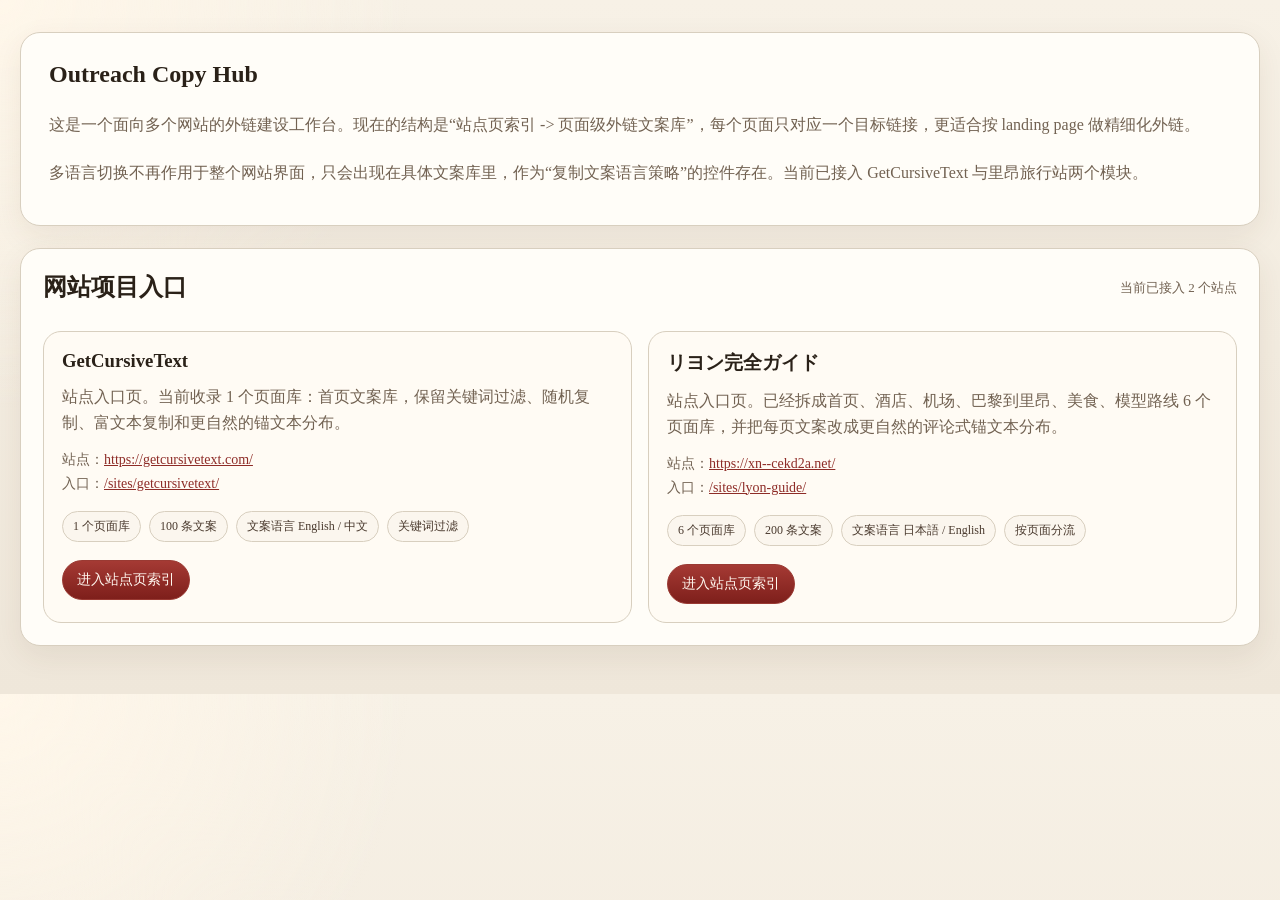
<file: index.html>
<!DOCTYPE html>
<html lang="zh-CN">
  <head>
    <meta charset="UTF-8" />
    <meta name="viewport" content="width=device-width, initial-scale=1.0" />
    <title>Outreach Copy Hub</title>
    <link rel="stylesheet" href="./assets/hub.css" />
  </head>
  <body>
    <main>
      <section class="hero">
        <div class="summary">
          <h1>Outreach Copy Hub</h1>
          <p>这是一个面向多个网站的外链建设工作台。现在的结构是“站点页索引 -> 页面级外链文案库”，每个页面只对应一个目标链接，更适合按 landing page 做精细化外链。</p>
          <p>多语言切换不再作用于整个网站界面，只会出现在具体文案库里，作为“复制文案语言策略”的控件存在。当前已接入 GetCursiveText 与里昂旅行站两个模块。</p>
        </div>
      </section>

      <section class="panel">
        <div class="section-head">
          <h2>网站项目入口</h2>
          <p class="section-note">当前已接入 2 个站点</p>
        </div>

        <div class="grid">
          <article class="card">
            <h3>GetCursiveText</h3>
            <p>站点入口页。当前收录 1 个页面库：首页文案库，保留关键词过滤、随机复制、富文本复制和更自然的锚文本分布。</p>
            <div class="meta">
              <div><span>站点：</span><a href="https://getcursivetext.com/">https://getcursivetext.com/</a></div>
              <div><span>入口：</span><a href="./sites/getcursivetext/">/sites/getcursivetext/</a></div>
            </div>
            <div class="badge-row">
              <span class="badge">1 个页面库</span>
              <span class="badge">100 条文案</span>
              <span class="badge">文案语言 English / 中文</span>
              <span class="badge">关键词过滤</span>
            </div>
            <div style="margin-top: 18px">
              <a class="primary-link" href="./sites/getcursivetext/">进入站点页索引</a>
            </div>
          </article>

          <article class="card">
            <h3>リヨン完全ガイド</h3>
            <p>站点入口页。已经拆成首页、酒店、机场、巴黎到里昂、美食、模型路线 6 个页面库，并把每页文案改成更自然的评论式锚文本分布。</p>
            <div class="meta">
              <div><span>站点：</span><a href="https://xn--cekd2a.net/">https://xn--cekd2a.net/</a></div>
              <div><span>入口：</span><a href="./sites/lyon-guide/">/sites/lyon-guide/</a></div>
            </div>
            <div class="badge-row">
              <span class="badge">6 个页面库</span>
              <span class="badge">200 条文案</span>
              <span class="badge">文案语言 日本語 / English</span>
              <span class="badge">按页面分流</span>
            </div>
            <div style="margin-top: 18px">
              <a class="primary-link" href="./sites/lyon-guide/">进入站点页索引</a>
            </div>
          </article>
        </div>
      </section>
    </main>
  </body>
</html>
</file>
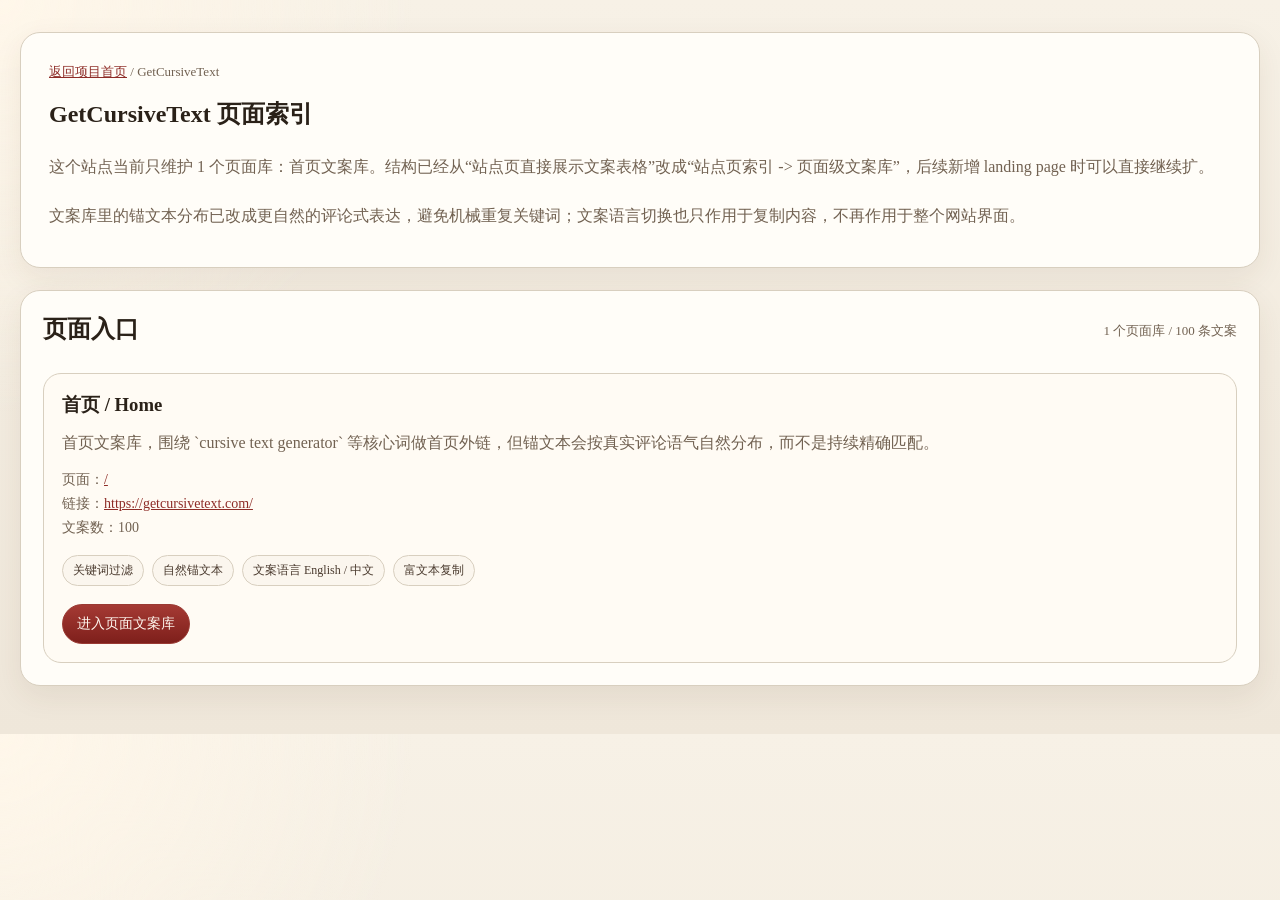
<file: sites/getcursivetext/index.html>
<!DOCTYPE html>
<html lang="zh-CN">
  <head>
    <meta charset="UTF-8" />
    <meta name="viewport" content="width=device-width, initial-scale=1.0" />
    <title>GetCursiveText 页面索引</title>
    <link rel="stylesheet" href="../../assets/hub.css" />
  </head>
  <body>
    <main>
      <section class="hero">
        <p class="breadcrumbs"><a href="../../">返回项目首页</a> / <span>GetCursiveText</span></p>
        <div class="summary">
          <h1>GetCursiveText 页面索引</h1>
          <p>这个站点当前只维护 1 个页面库：首页文案库。结构已经从“站点页直接展示文案表格”改成“站点页索引 -> 页面级文案库”，后续新增 landing page 时可以直接继续扩。</p>
          <p>文案库里的锚文本分布已改成更自然的评论式表达，避免机械重复关键词；文案语言切换也只作用于复制内容，不再作用于整个网站界面。</p>
        </div>
      </section>

      <section class="panel">
        <div class="section-head">
          <h2>页面入口</h2>
          <p class="section-note">1 个页面库 / 100 条文案</p>
        </div>

        <div class="grid">
          <article class="card">
            <h3>首页 / Home</h3>
            <p>首页文案库，围绕 `cursive text generator` 等核心词做首页外链，但锚文本会按真实评论语气自然分布，而不是持续精确匹配。</p>
            <div class="meta">
              <div><span>页面：</span><a href="./home/">/</a></div>
              <div><span>链接：</span><a href="https://getcursivetext.com/">https://getcursivetext.com/</a></div>
              <div><span>文案数：</span>100</div>
            </div>
            <div class="badge-row">
              <span class="badge">关键词过滤</span>
              <span class="badge">自然锚文本</span>
              <span class="badge">文案语言 English / 中文</span>
              <span class="badge">富文本复制</span>
            </div>
            <div style="margin-top: 18px">
              <a class="primary-link" href="./home/">进入页面文案库</a>
            </div>
          </article>
        </div>
      </section>
    </main>
  </body>
</html>
</file>
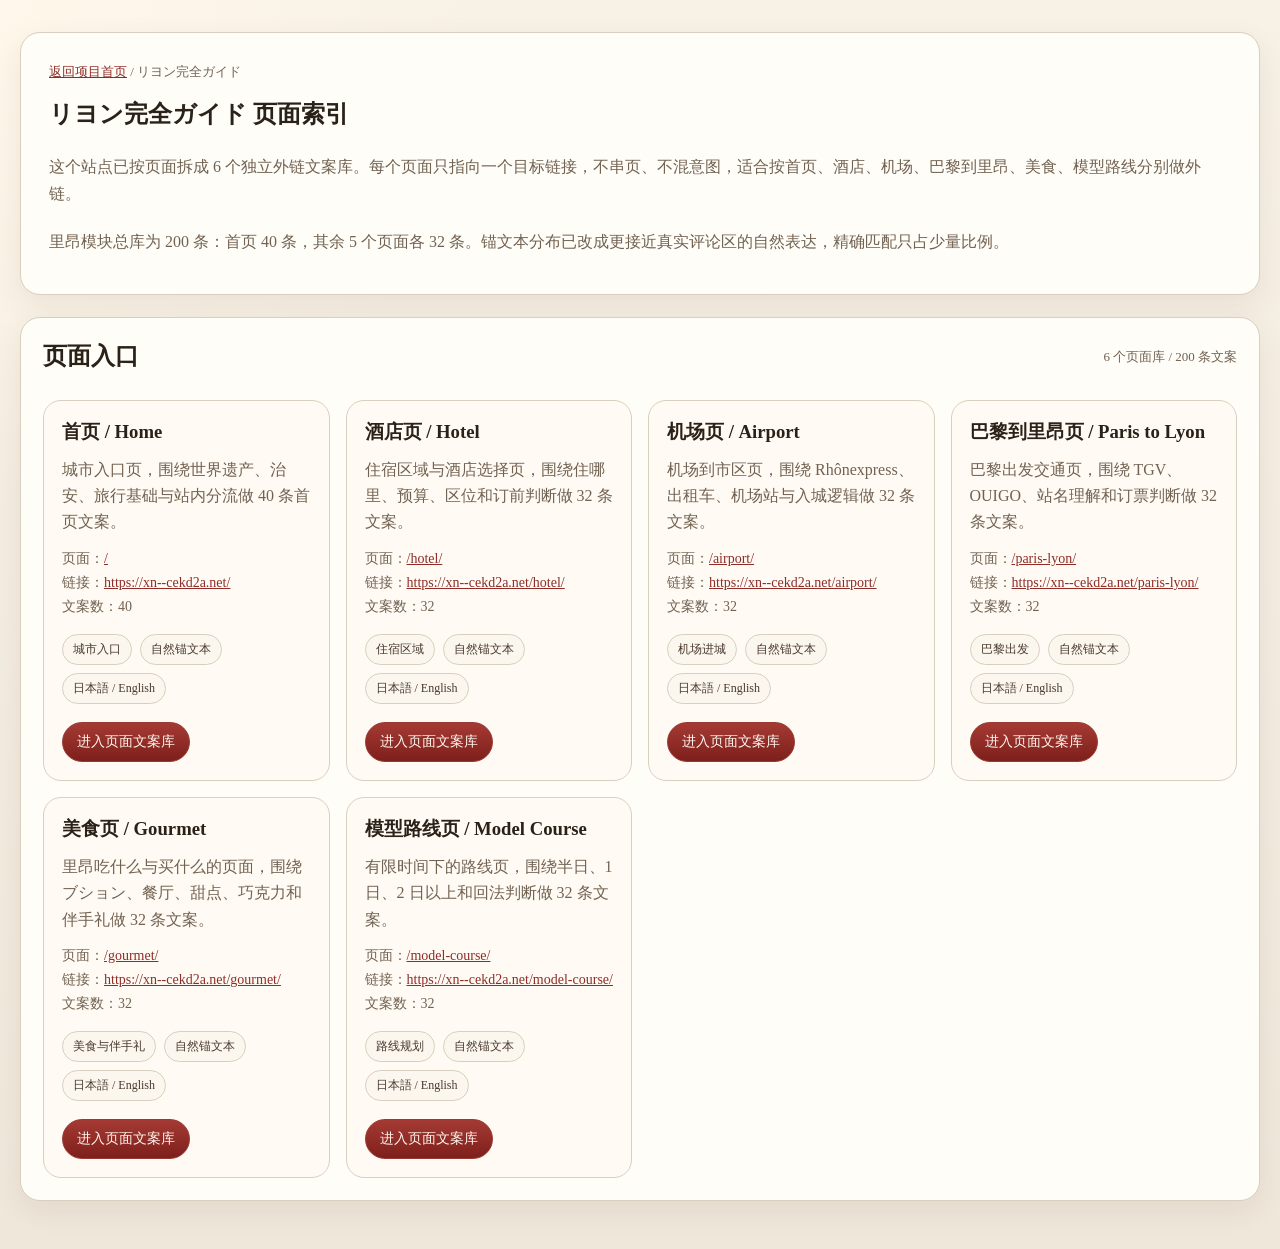
<file: sites/lyon-guide/index.html>
<!DOCTYPE html>
<html lang="zh-CN">
  <head>
    <meta charset="UTF-8" />
    <meta name="viewport" content="width=device-width, initial-scale=1.0" />
    <title>リヨン完全ガイド 页面索引</title>
    <link rel="stylesheet" href="../../assets/hub.css" />
  </head>
  <body>
    <main>
      <section class="hero">
        <p class="breadcrumbs"><a href="../../">返回项目首页</a> / <span>リヨン完全ガイド</span></p>
        <div class="summary">
          <h1>リヨン完全ガイド 页面索引</h1>
          <p>这个站点已按页面拆成 6 个独立外链文案库。每个页面只指向一个目标链接，不串页、不混意图，适合按首页、酒店、机场、巴黎到里昂、美食、模型路线分别做外链。</p>
          <p>里昂模块总库为 200 条：首页 40 条，其余 5 个页面各 32 条。锚文本分布已改成更接近真实评论区的自然表达，精确匹配只占少量比例。</p>
        </div>
      </section>

      <section class="panel">
        <div class="section-head">
          <h2>页面入口</h2>
          <p class="section-note">6 个页面库 / 200 条文案</p>
        </div>

        <div class="grid">
          <article class="card">
            <h3>首页 / Home</h3>
            <p>城市入口页，围绕世界遗产、治安、旅行基础与站内分流做 40 条首页文案。</p>
            <div class="meta">
              <div><span>页面：</span><a href="./home/">/</a></div>
              <div><span>链接：</span><a href="https://xn--cekd2a.net/">https://xn--cekd2a.net/</a></div>
              <div><span>文案数：</span>40</div>
            </div>
            <div class="badge-row">
              <span class="badge">城市入口</span>
              <span class="badge">自然锚文本</span>
              <span class="badge">日本語 / English</span>
            </div>
            <div style="margin-top: 18px"><a class="primary-link" href="./home/">进入页面文案库</a></div>
          </article>

          <article class="card">
            <h3>酒店页 / Hotel</h3>
            <p>住宿区域与酒店选择页，围绕住哪里、预算、区位和订前判断做 32 条文案。</p>
            <div class="meta">
              <div><span>页面：</span><a href="./hotel/">/hotel/</a></div>
              <div><span>链接：</span><a href="https://xn--cekd2a.net/hotel/">https://xn--cekd2a.net/hotel/</a></div>
              <div><span>文案数：</span>32</div>
            </div>
            <div class="badge-row">
              <span class="badge">住宿区域</span>
              <span class="badge">自然锚文本</span>
              <span class="badge">日本語 / English</span>
            </div>
            <div style="margin-top: 18px"><a class="primary-link" href="./hotel/">进入页面文案库</a></div>
          </article>

          <article class="card">
            <h3>机场页 / Airport</h3>
            <p>机场到市区页，围绕 Rhônexpress、出租车、机场站与入城逻辑做 32 条文案。</p>
            <div class="meta">
              <div><span>页面：</span><a href="./airport/">/airport/</a></div>
              <div><span>链接：</span><a href="https://xn--cekd2a.net/airport/">https://xn--cekd2a.net/airport/</a></div>
              <div><span>文案数：</span>32</div>
            </div>
            <div class="badge-row">
              <span class="badge">机场进城</span>
              <span class="badge">自然锚文本</span>
              <span class="badge">日本語 / English</span>
            </div>
            <div style="margin-top: 18px"><a class="primary-link" href="./airport/">进入页面文案库</a></div>
          </article>

          <article class="card">
            <h3>巴黎到里昂页 / Paris to Lyon</h3>
            <p>巴黎出发交通页，围绕 TGV、OUIGO、站名理解和订票判断做 32 条文案。</p>
            <div class="meta">
              <div><span>页面：</span><a href="./paris-lyon/">/paris-lyon/</a></div>
              <div><span>链接：</span><a href="https://xn--cekd2a.net/paris-lyon/">https://xn--cekd2a.net/paris-lyon/</a></div>
              <div><span>文案数：</span>32</div>
            </div>
            <div class="badge-row">
              <span class="badge">巴黎出发</span>
              <span class="badge">自然锚文本</span>
              <span class="badge">日本語 / English</span>
            </div>
            <div style="margin-top: 18px"><a class="primary-link" href="./paris-lyon/">进入页面文案库</a></div>
          </article>

          <article class="card">
            <h3>美食页 / Gourmet</h3>
            <p>里昂吃什么与买什么的页面，围绕ブション、餐厅、甜点、巧克力和伴手礼做 32 条文案。</p>
            <div class="meta">
              <div><span>页面：</span><a href="./gourmet/">/gourmet/</a></div>
              <div><span>链接：</span><a href="https://xn--cekd2a.net/gourmet/">https://xn--cekd2a.net/gourmet/</a></div>
              <div><span>文案数：</span>32</div>
            </div>
            <div class="badge-row">
              <span class="badge">美食与伴手礼</span>
              <span class="badge">自然锚文本</span>
              <span class="badge">日本語 / English</span>
            </div>
            <div style="margin-top: 18px"><a class="primary-link" href="./gourmet/">进入页面文案库</a></div>
          </article>

          <article class="card">
            <h3>模型路线页 / Model Course</h3>
            <p>有限时间下的路线页，围绕半日、1 日、2 日以上和回法判断做 32 条文案。</p>
            <div class="meta">
              <div><span>页面：</span><a href="./model-course/">/model-course/</a></div>
              <div><span>链接：</span><a href="https://xn--cekd2a.net/model-course/">https://xn--cekd2a.net/model-course/</a></div>
              <div><span>文案数：</span>32</div>
            </div>
            <div class="badge-row">
              <span class="badge">路线规划</span>
              <span class="badge">自然锚文本</span>
              <span class="badge">日本語 / English</span>
            </div>
            <div style="margin-top: 18px"><a class="primary-link" href="./model-course/">进入页面文案库</a></div>
          </article>
        </div>
      </section>
    </main>
  </body>
</html>
</file>
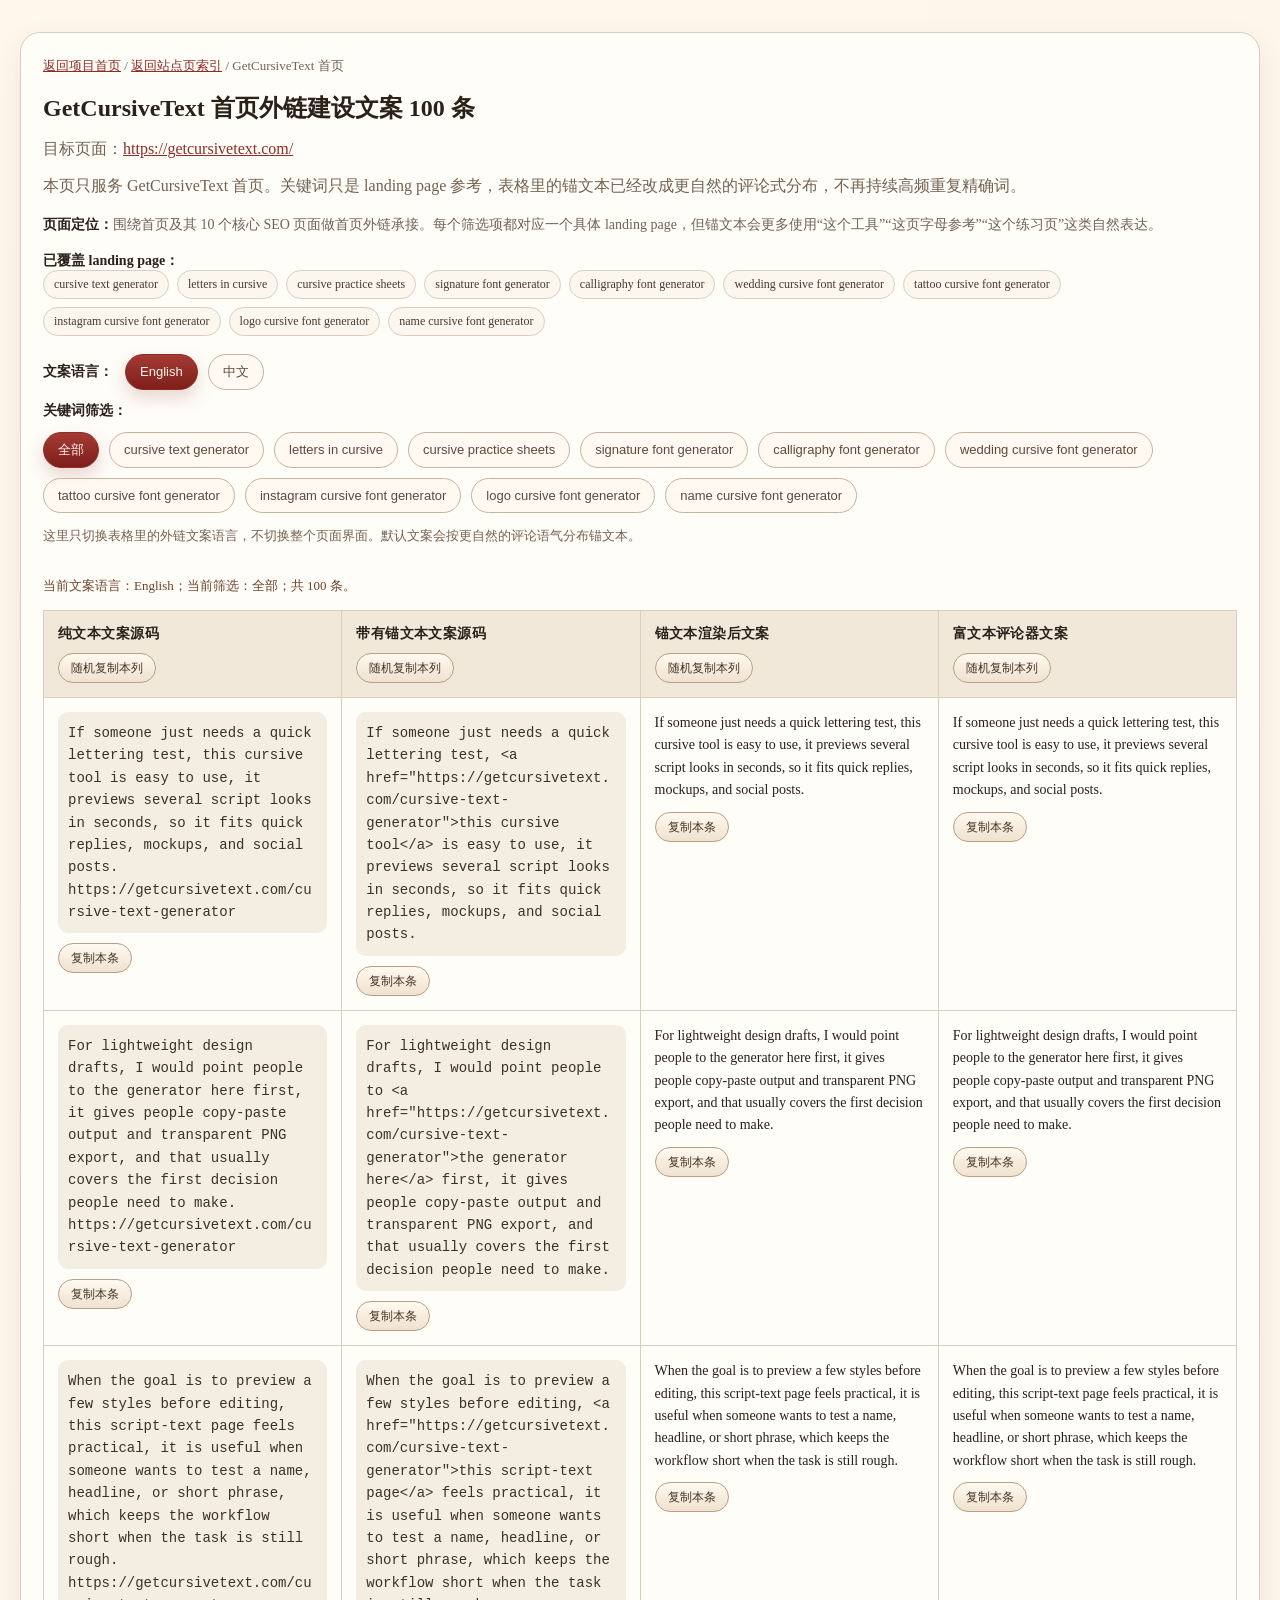
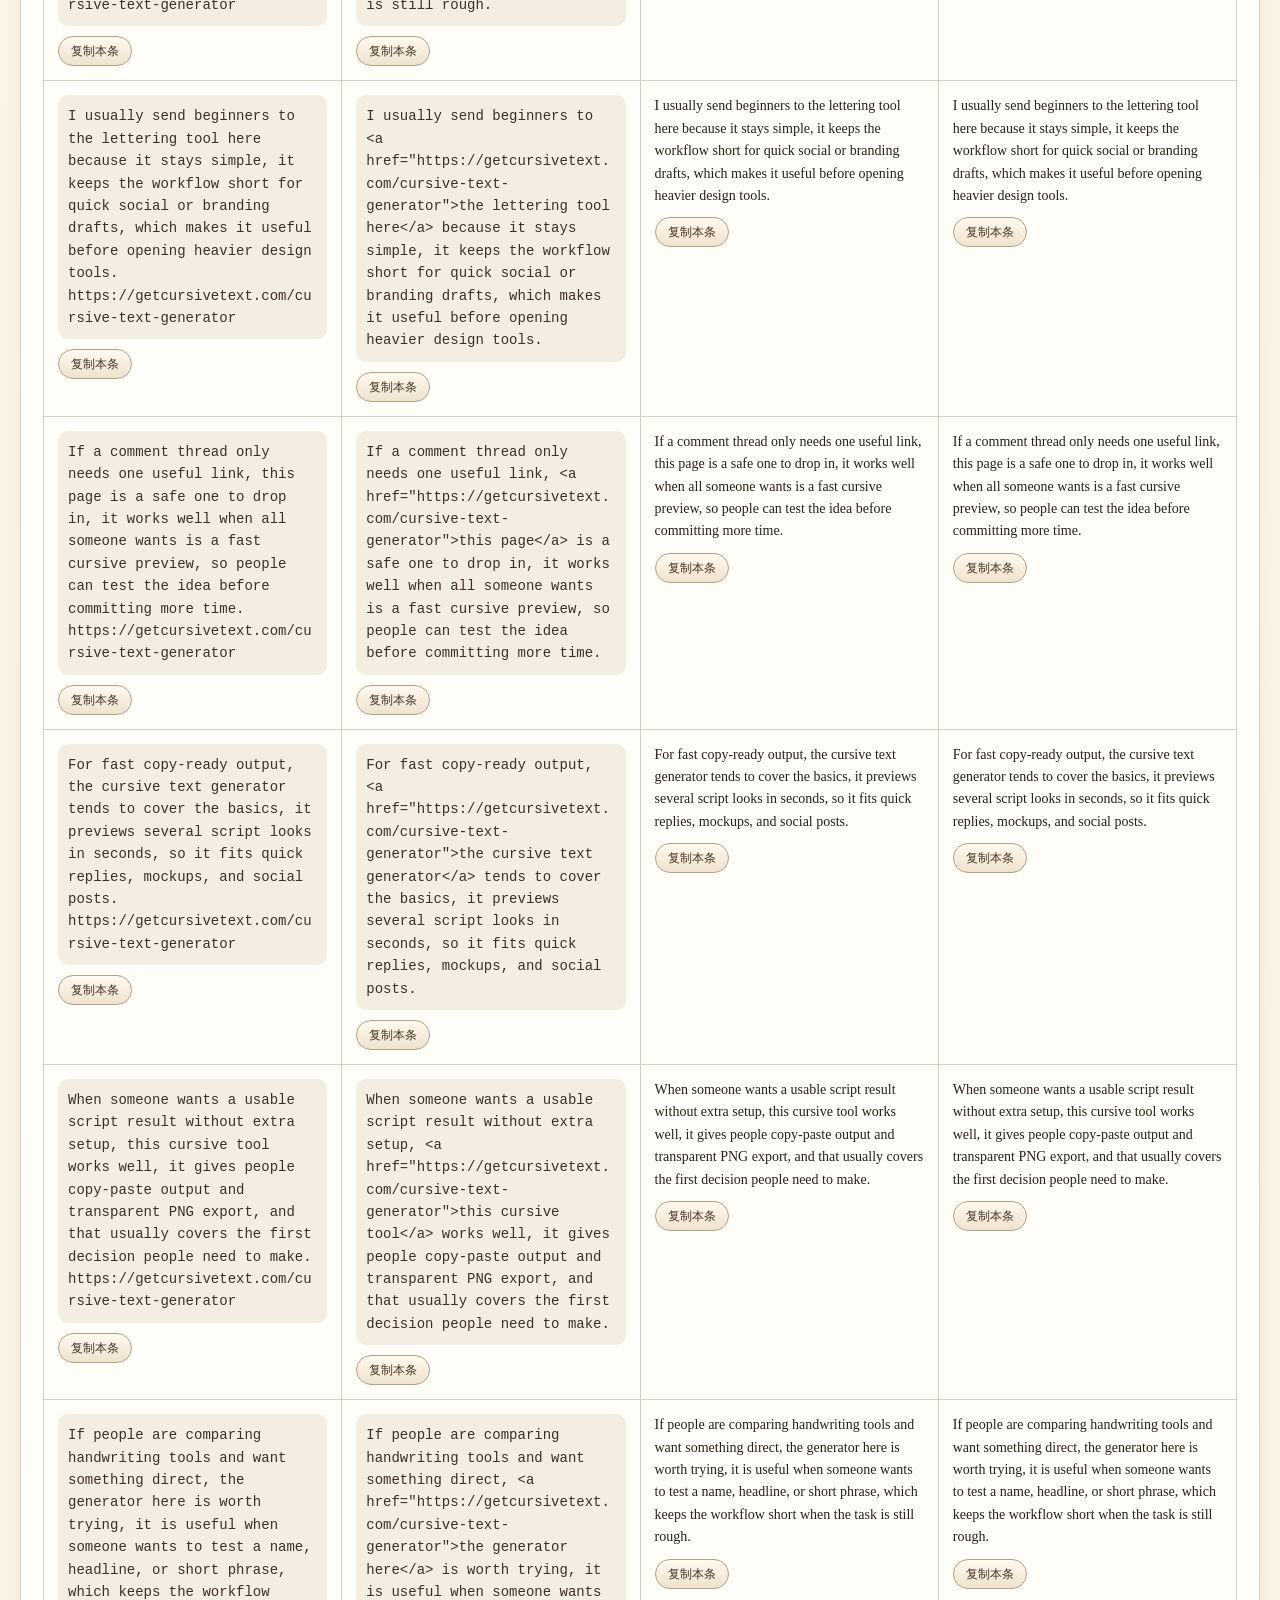
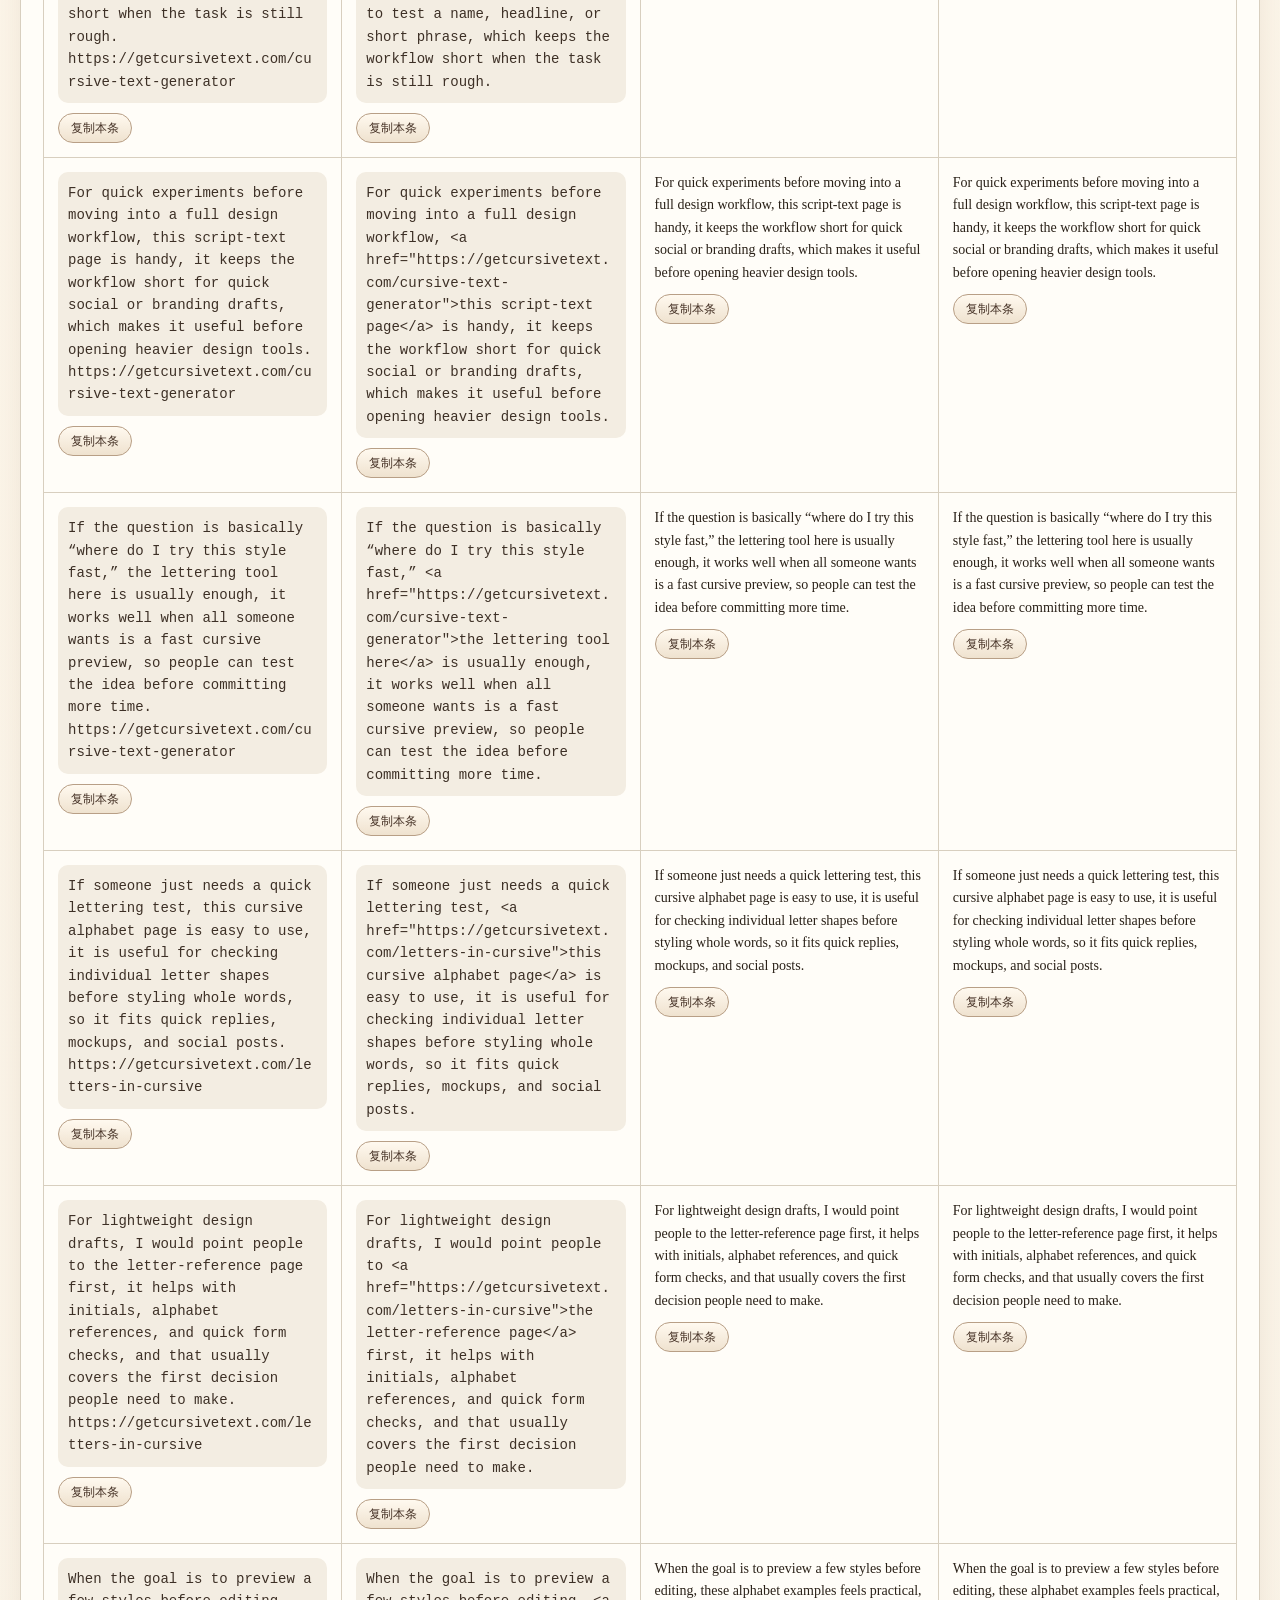
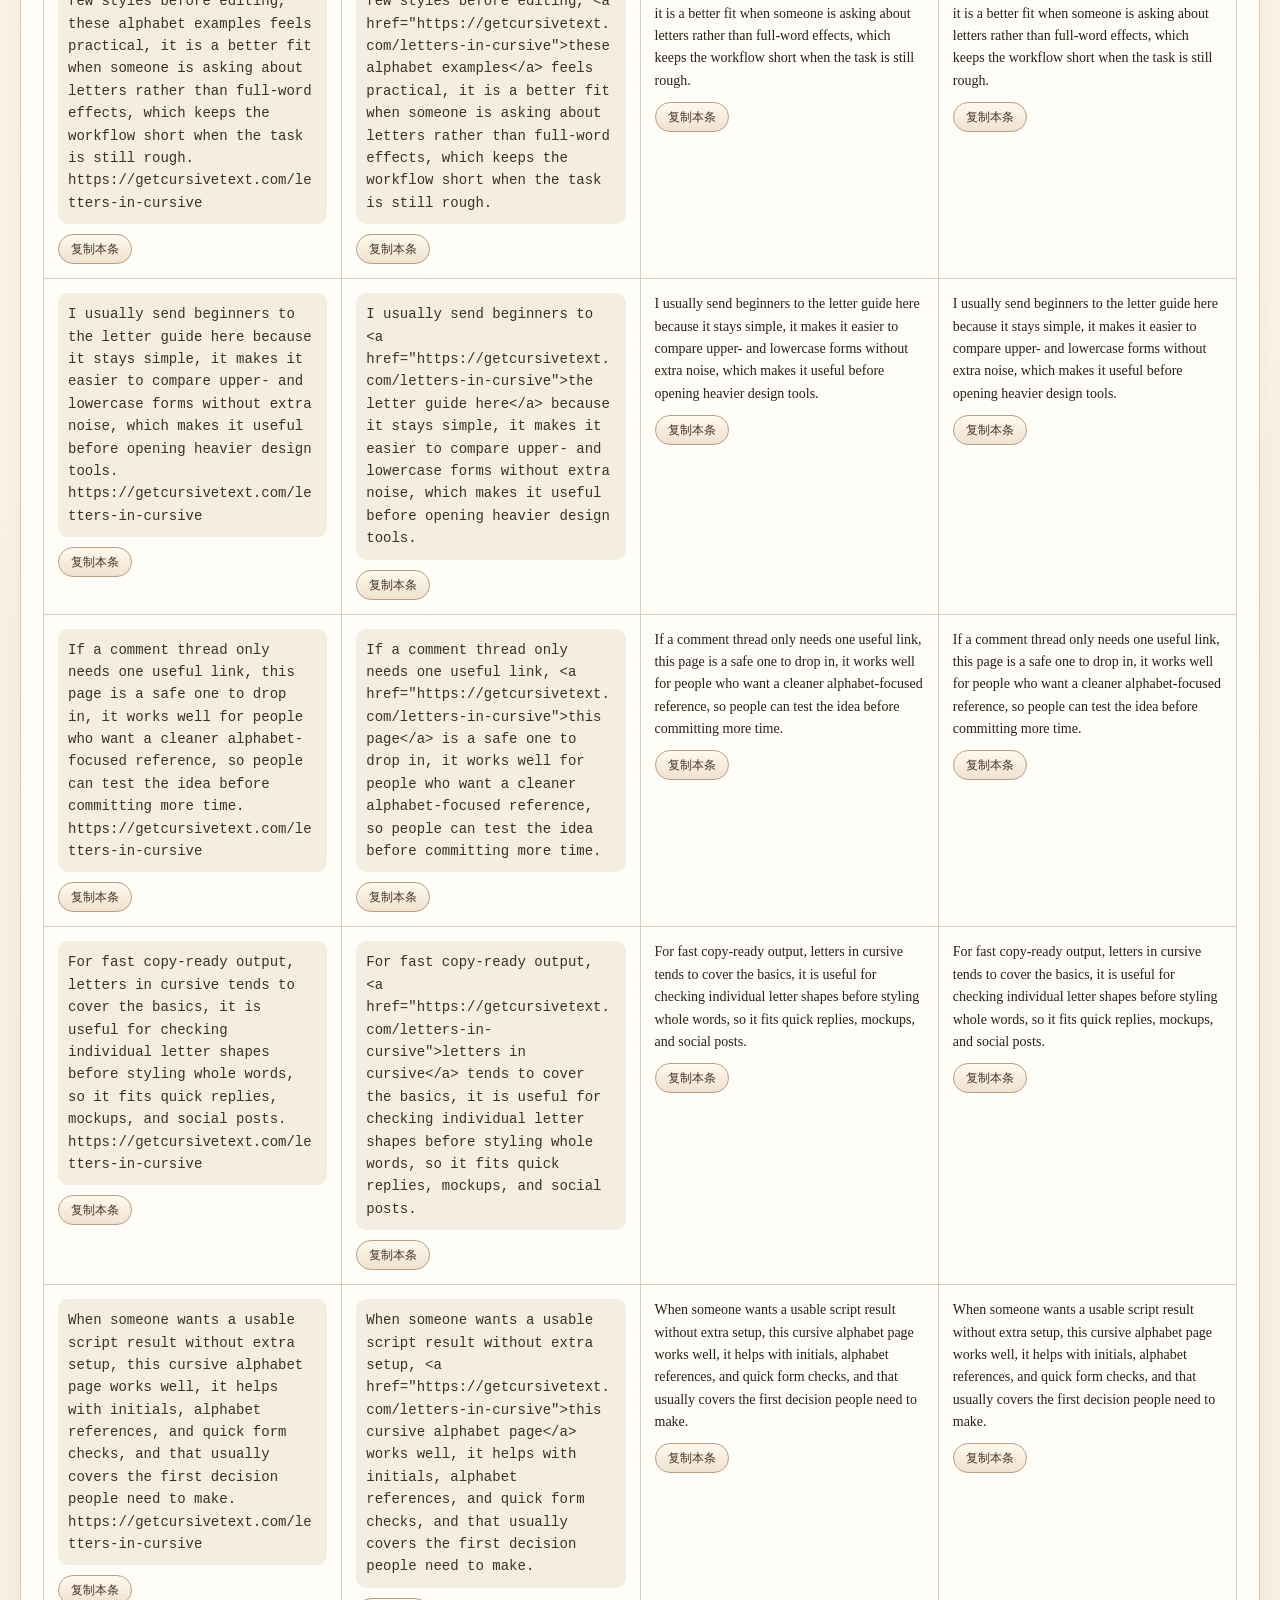
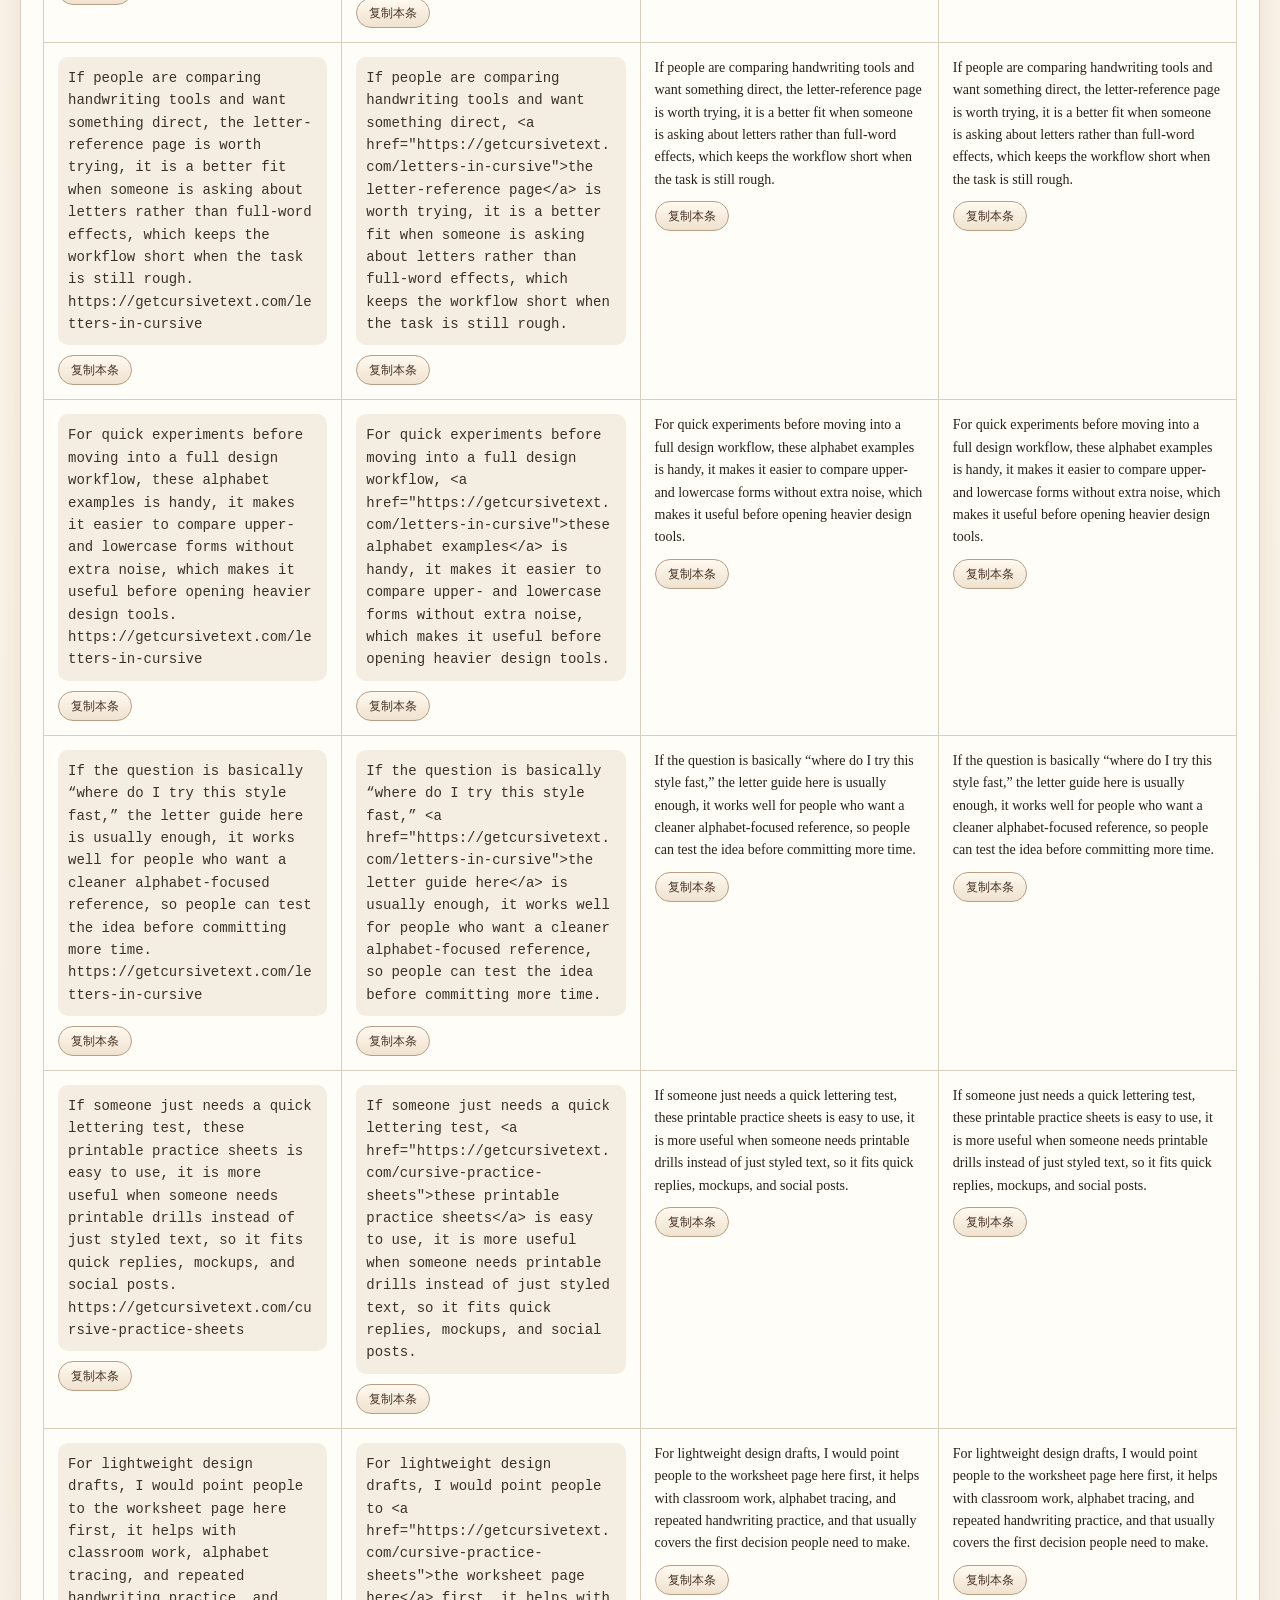
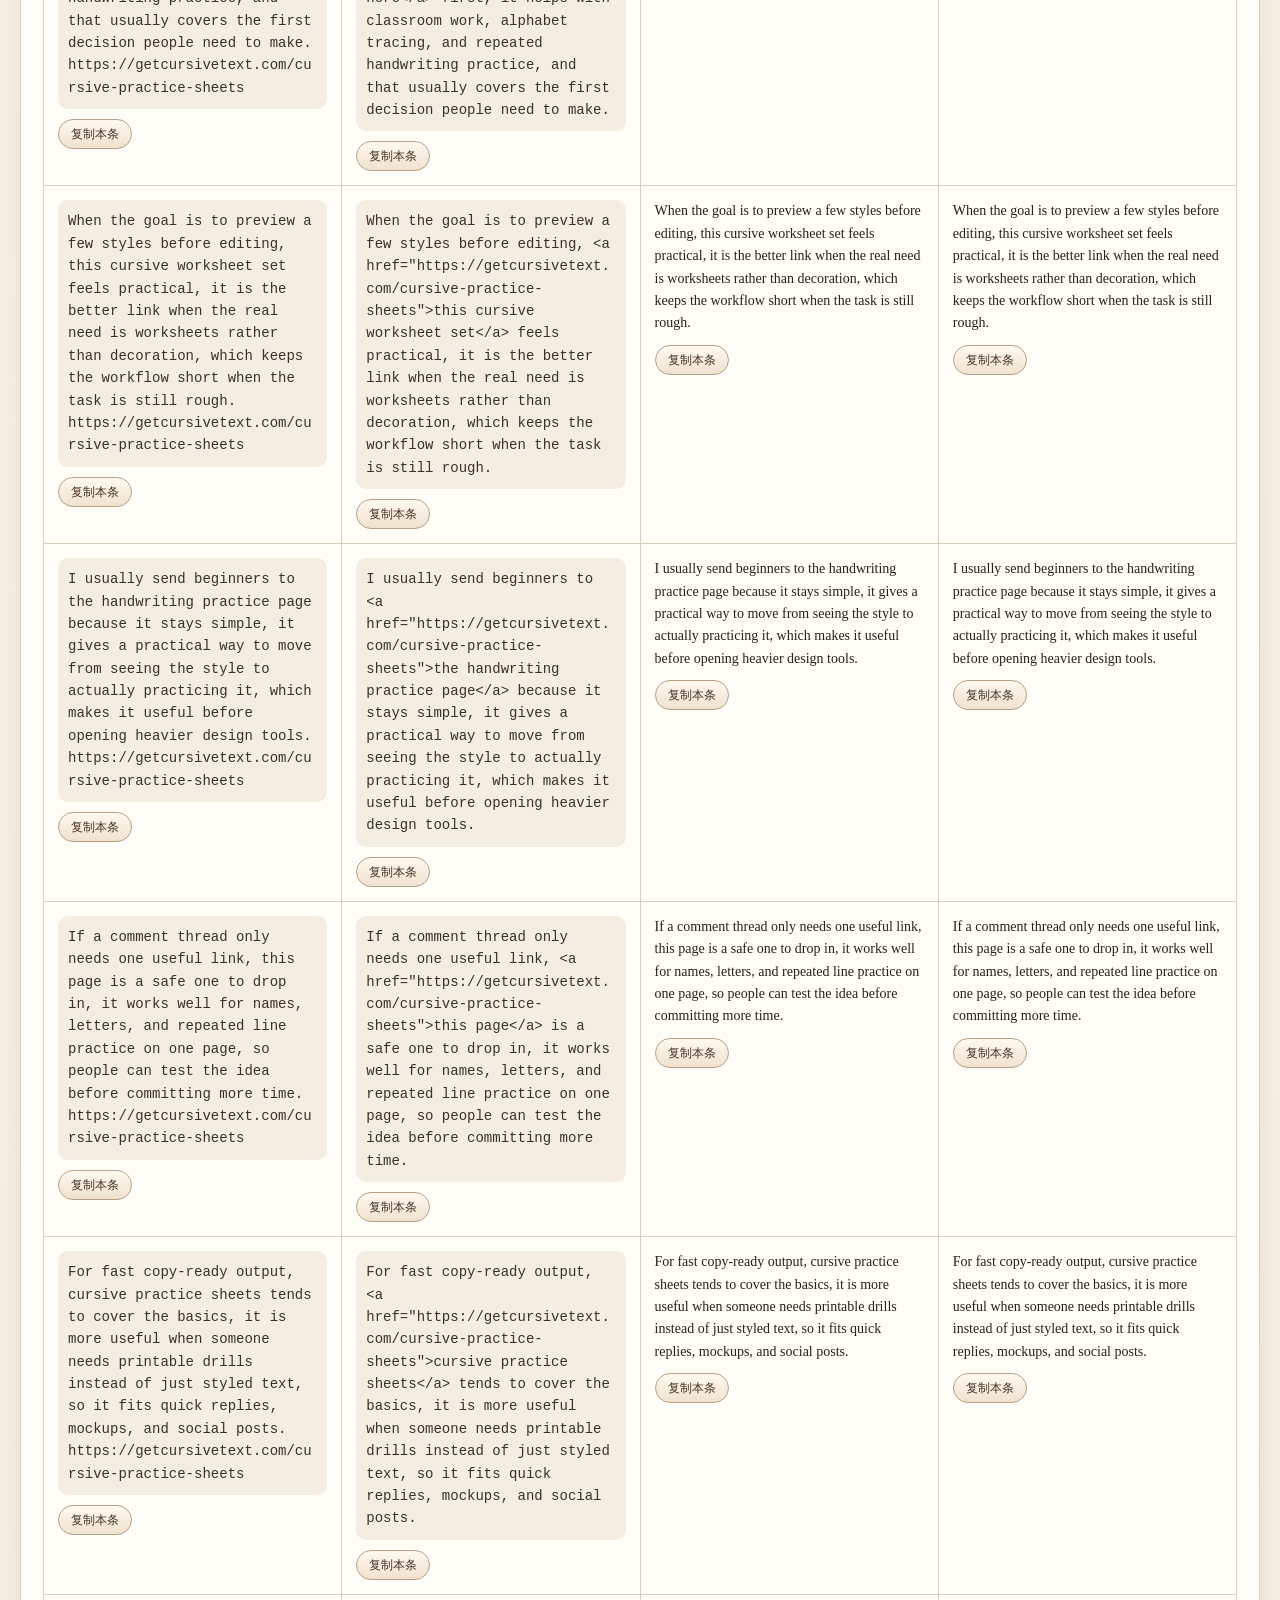
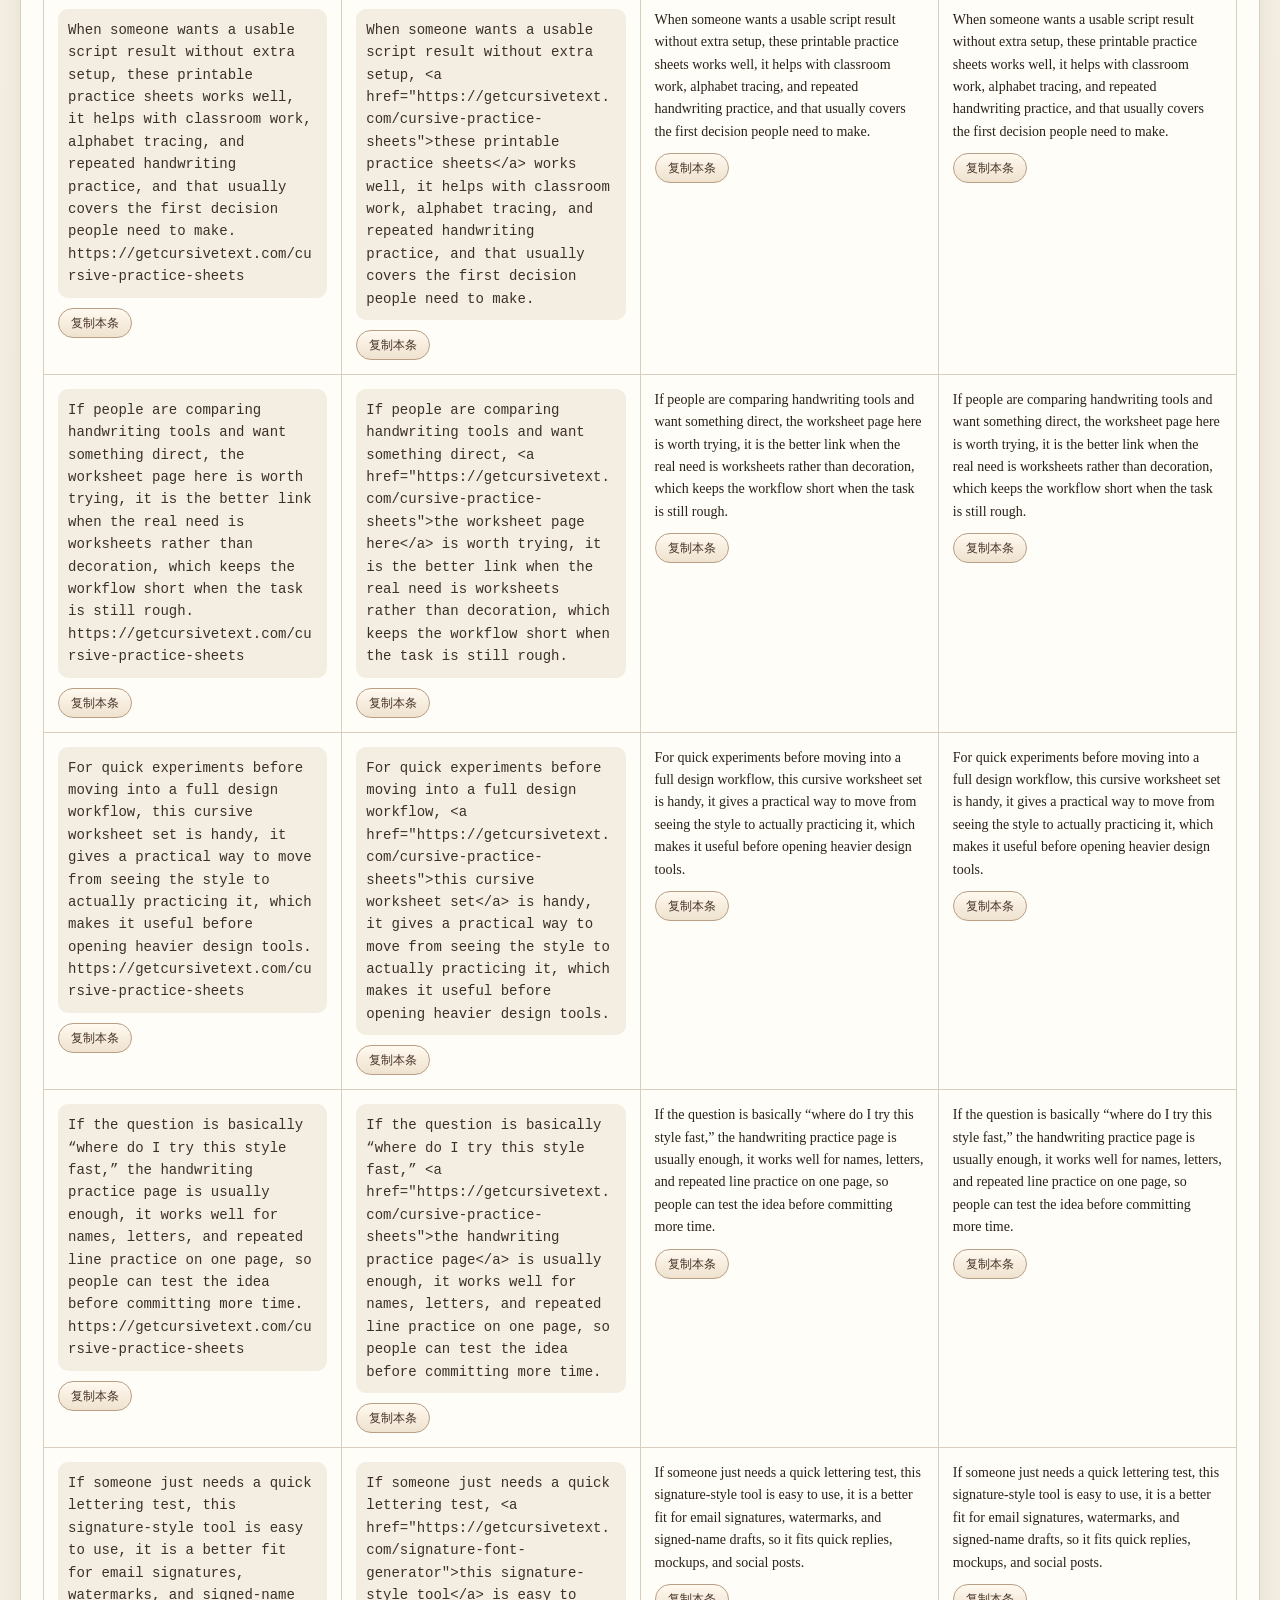
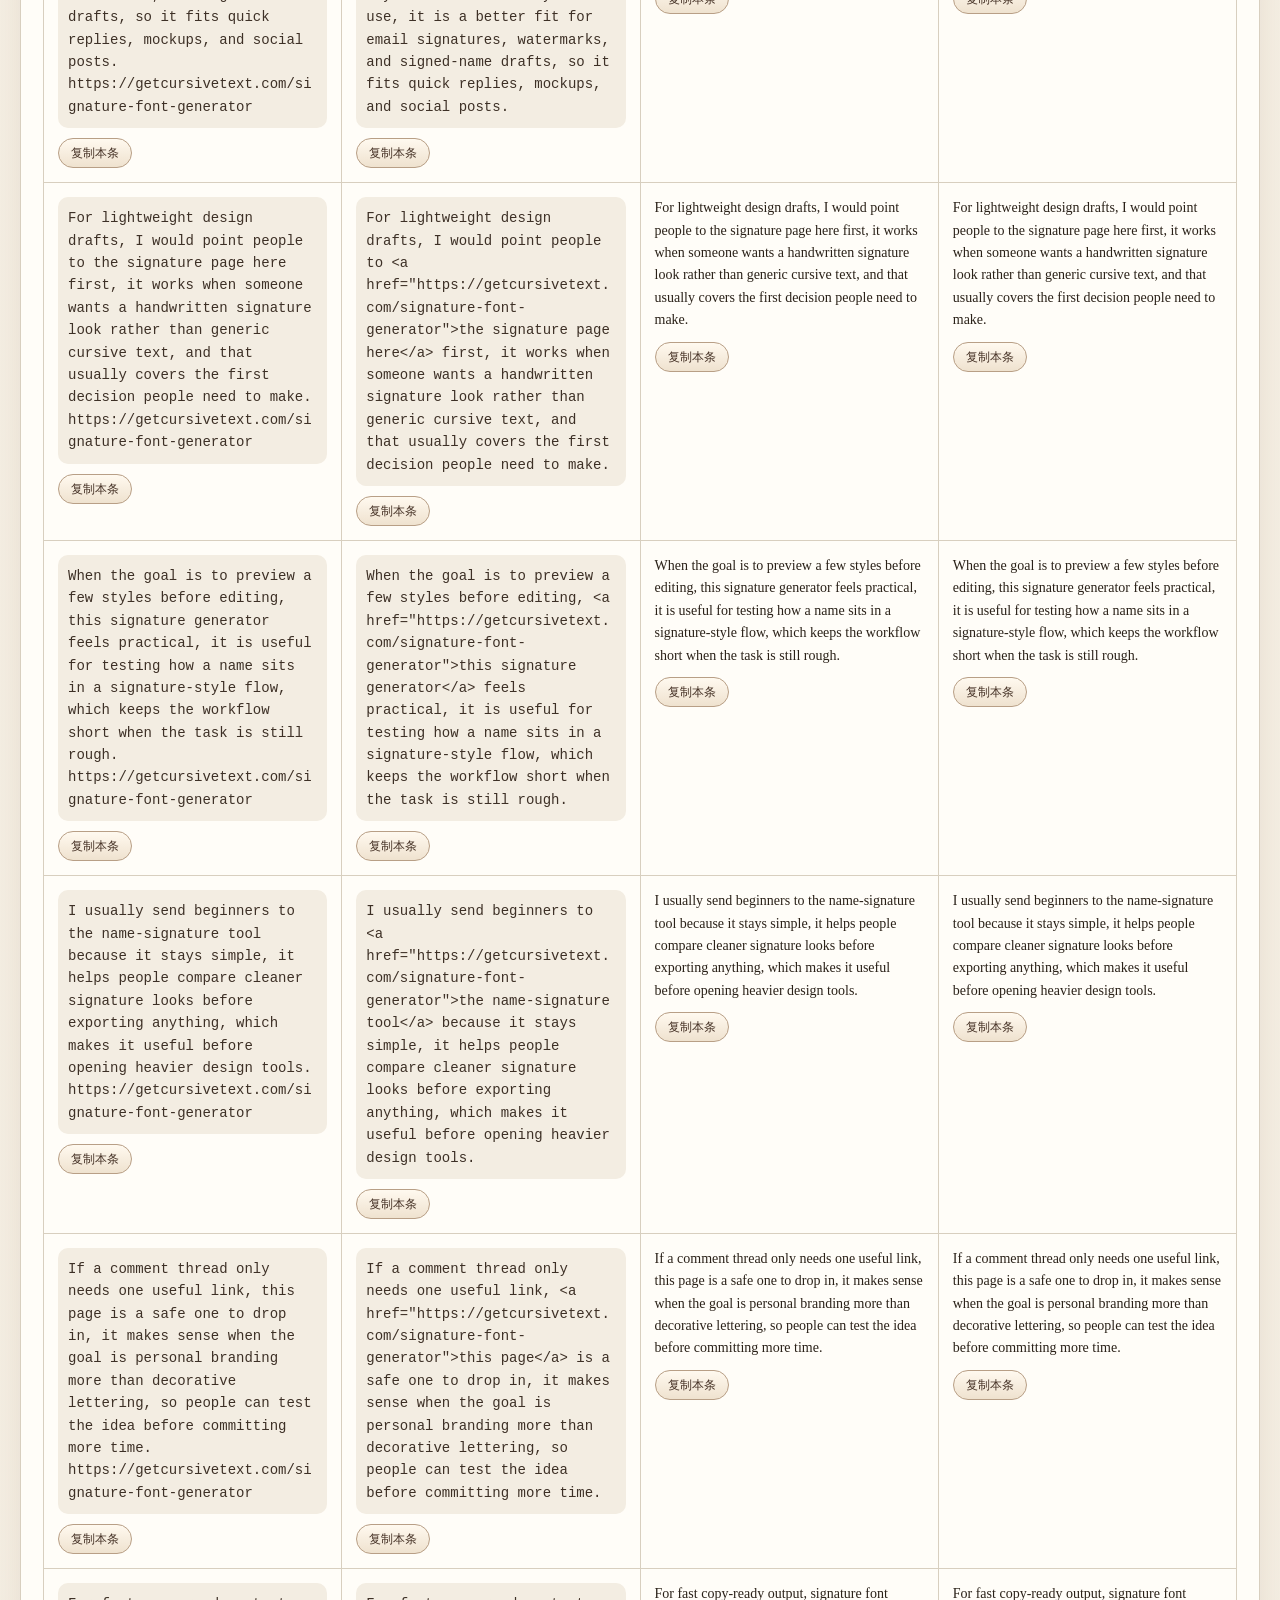
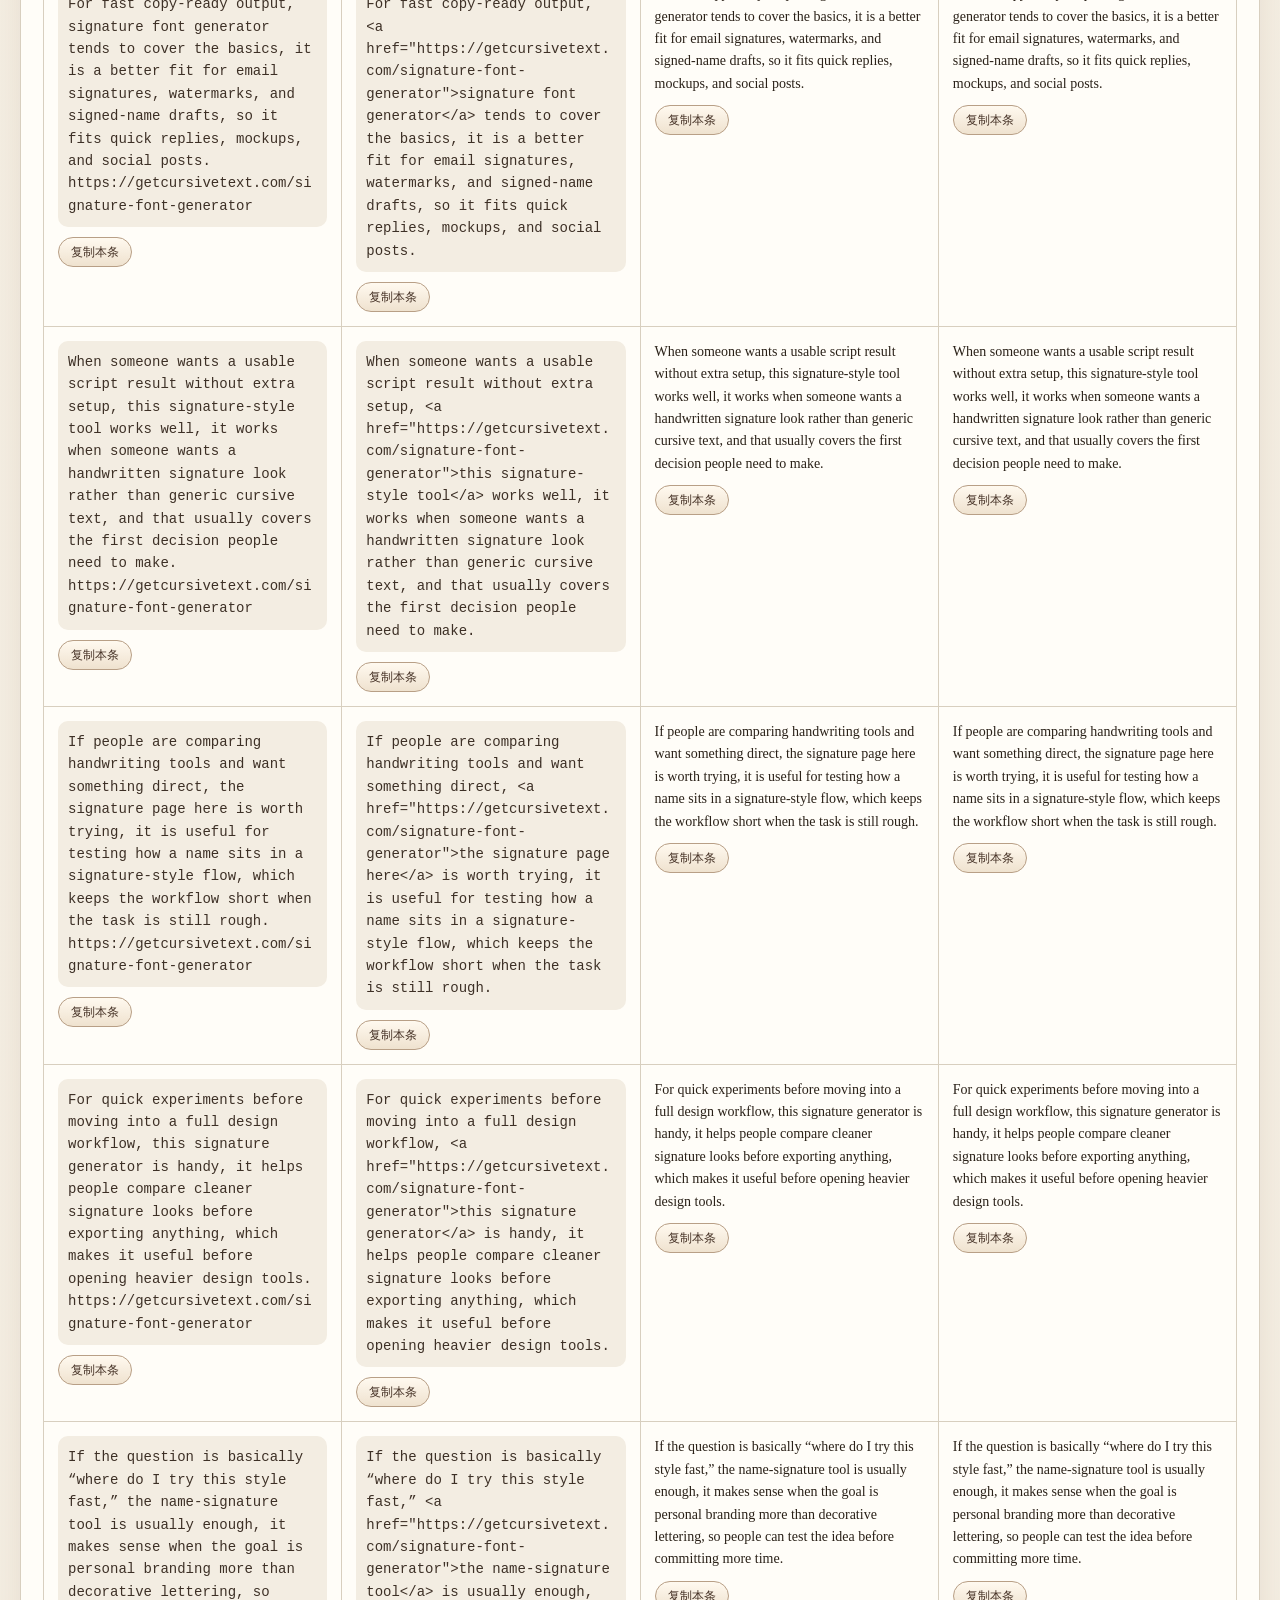
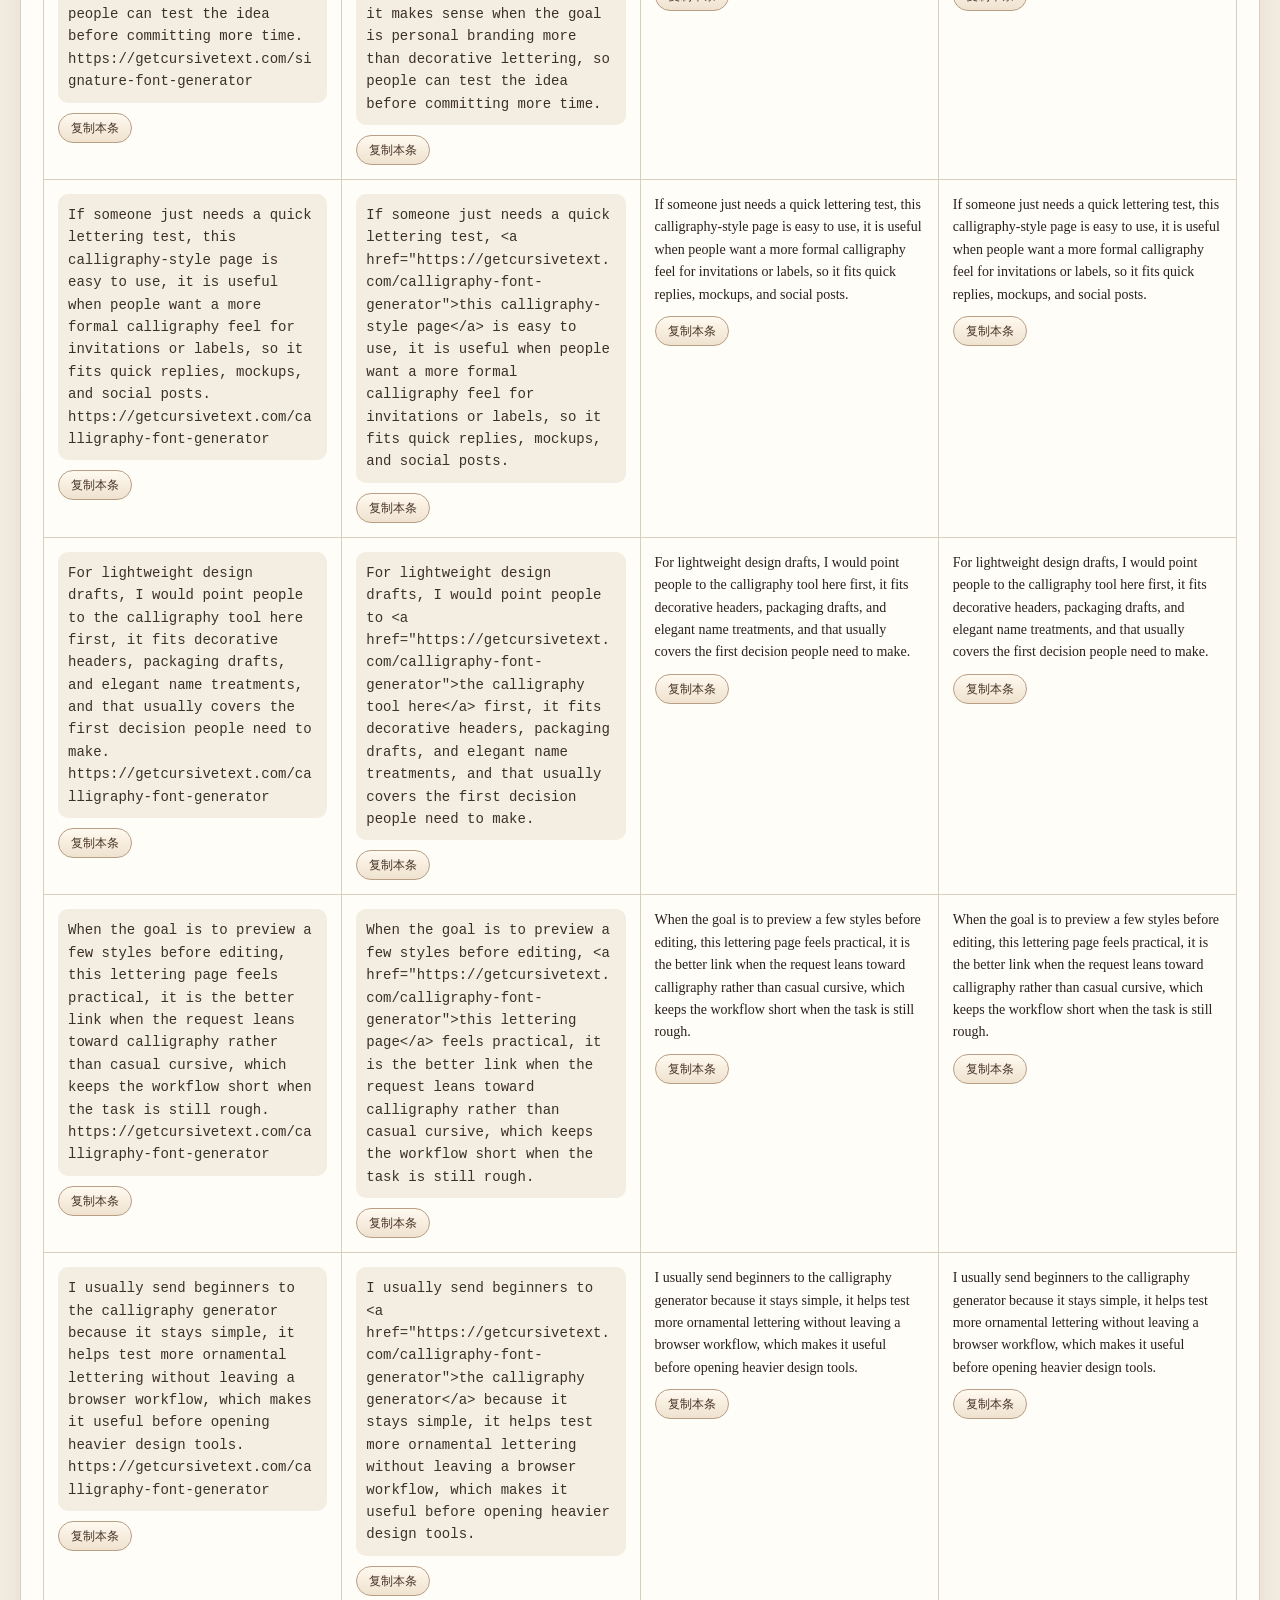
<file: sites/getcursivetext/home/index.html>
<!DOCTYPE html>
<html lang="zh-CN">
  <head>
    <meta charset="UTF-8" />
    <meta name="viewport" content="width=device-width, initial-scale=1.0" />
    <title>GetCursiveText 首页外链建设文案 100 条</title>
    <link rel="stylesheet" href="../../../assets/hub.css" />
  </head>
  <body>
    <main>
      <section class="panel">
        <p class="breadcrumbs"><a href="../../../">返回项目首页</a> / <a href="../">返回站点页索引</a> / <span>GetCursiveText 首页</span></p>
        <h1>GetCursiveText 首页外链建设文案 100 条</h1>
        <p><span>目标页面：</span><a href="https://getcursivetext.com/">https://getcursivetext.com/</a></p>
        <p>本页只服务 GetCursiveText 首页。关键词只是 landing page 参考，表格里的锚文本已经改成更自然的评论式分布，不再持续高频重复精确词。</p>
        <div class="meta">
          <p><strong>页面定位：</strong>围绕首页及其 10 个核心 SEO 页面做首页外链承接。每个筛选项都对应一个具体 landing page，但锚文本会更多使用“这个工具”“这页字母参考”“这个练习页”这类自然表达。</p>
          <div>
            <strong>已覆盖 landing page：</strong>
            <div class="keywords">
              <span>cursive text generator</span>
              <span>letters in cursive</span>
              <span>cursive practice sheets</span>
              <span>signature font generator</span>
              <span>calligraphy font generator</span>
              <span>wedding cursive font generator</span>
              <span>tattoo cursive font generator</span>
              <span>instagram cursive font generator</span>
              <span>logo cursive font generator</span>
              <span>name cursive font generator</span>
            </div>
          </div>
        </div>

        <div class="copy-config">
          <div class="config-row">
            <div class="config-label">文案语言：</div>
            <div class="toggle-group" id="copy-language-controls"></div>
          </div>
          <div class="config-row">
            <div class="config-label">关键词筛选：</div>
            <div class="toggle-group" id="filter-controls"></div>
          </div>
          <p class="muted-note">这里只切换表格里的外链文案语言，不切换整个页面界面。默认文案会按更自然的评论语气分布锚文本。</p>
        </div>

        <p class="status" id="status"></p>

        <div class="table-wrap">
          <table>
            <thead>
              <tr>
                <th>
                  <div class="th-head">
                    <span class="th-label">纯文本文案源码</span>
                    <button class="copy-btn" type="button" data-random-column="plain">随机复制本列</button>
                  </div>
                </th>
                <th>
                  <div class="th-head">
                    <span class="th-label">带有锚文本文案源码</span>
                    <button class="copy-btn" type="button" data-random-column="anchor">随机复制本列</button>
                  </div>
                </th>
                <th>
                  <div class="th-head">
                    <span class="th-label">锚文本渲染后文案</span>
                    <button class="copy-btn" type="button" data-random-column="rendered">随机复制本列</button>
                  </div>
                </th>
                <th>
                  <div class="th-head">
                    <span class="th-label">富文本评论器文案</span>
                    <button class="copy-btn" type="button" data-random-column="rich">随机复制本列</button>
                  </div>
                </th>
              </tr>
            </thead>
            <tbody id="rows"></tbody>
          </table>
        </div>
      </section>
    </main>

    <script src="../../../assets/getcursivetext-home.js"></script>
  </body>
</html>
</file>
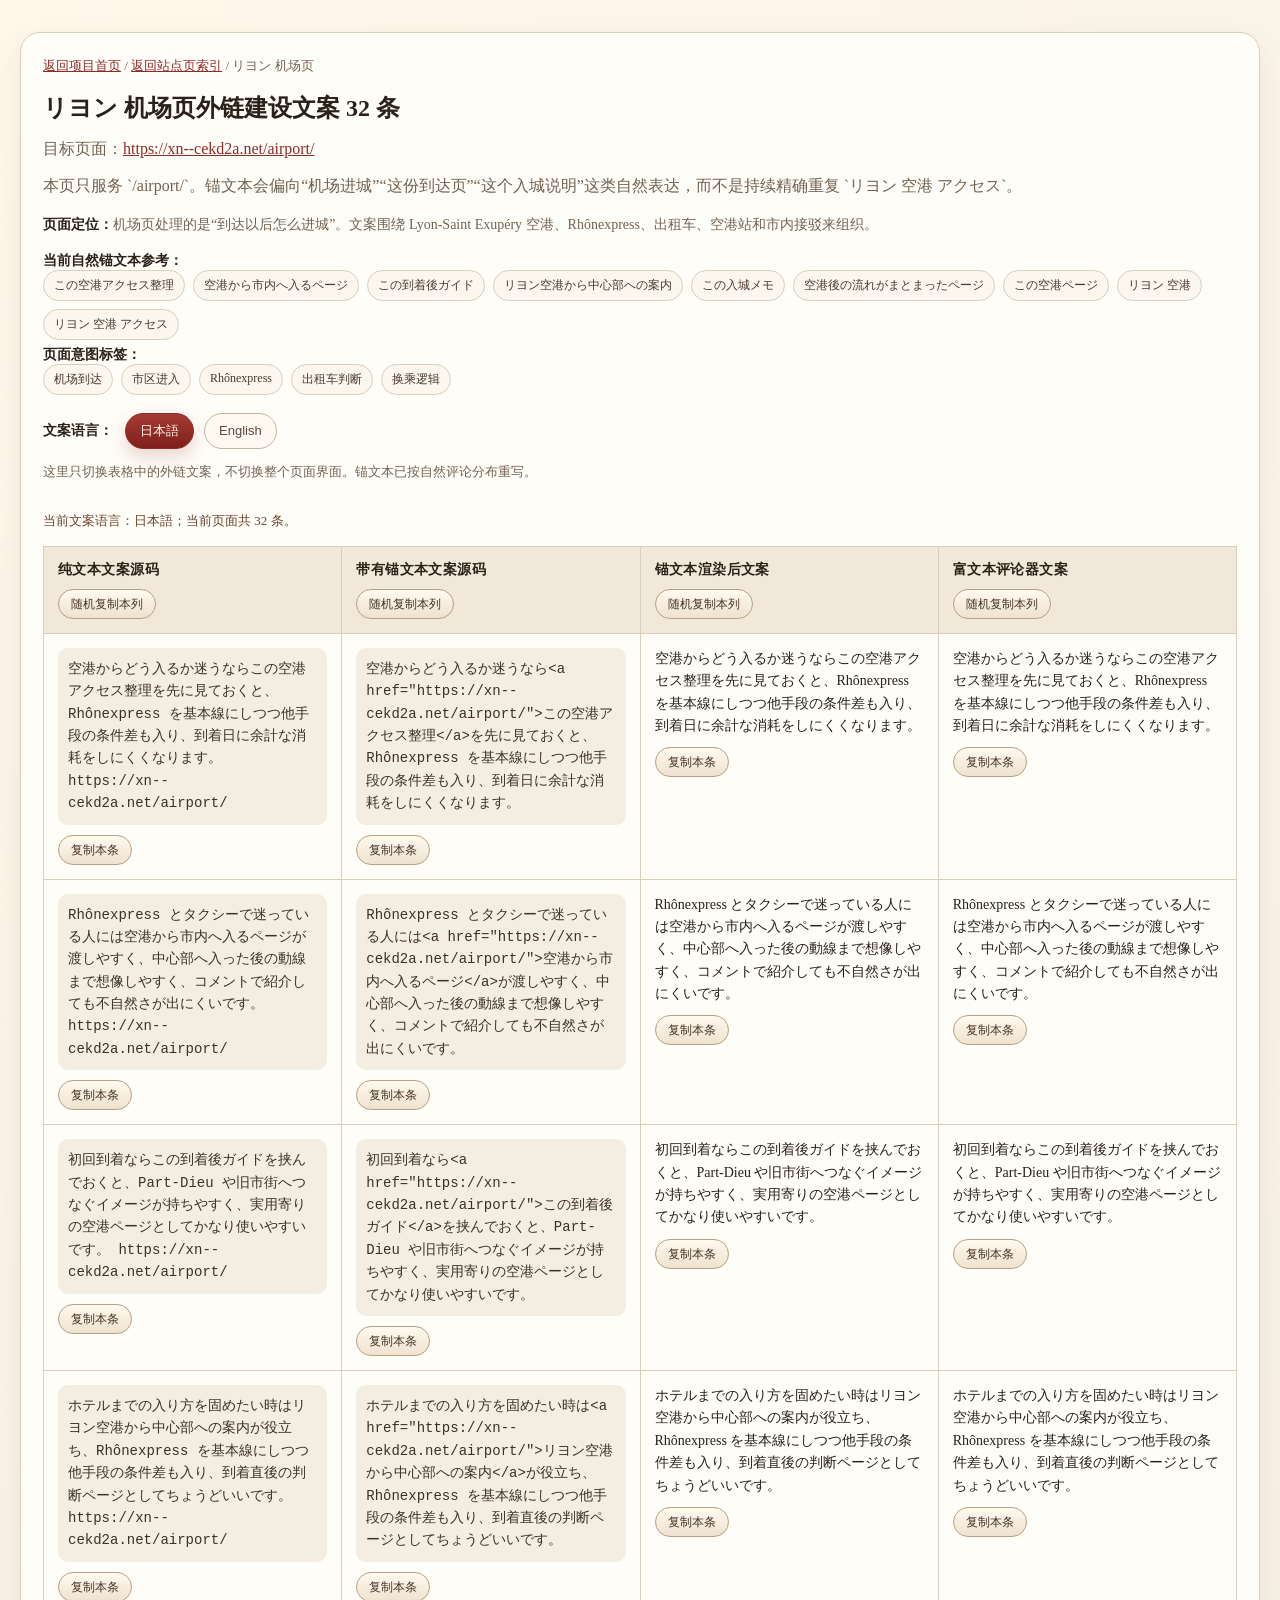
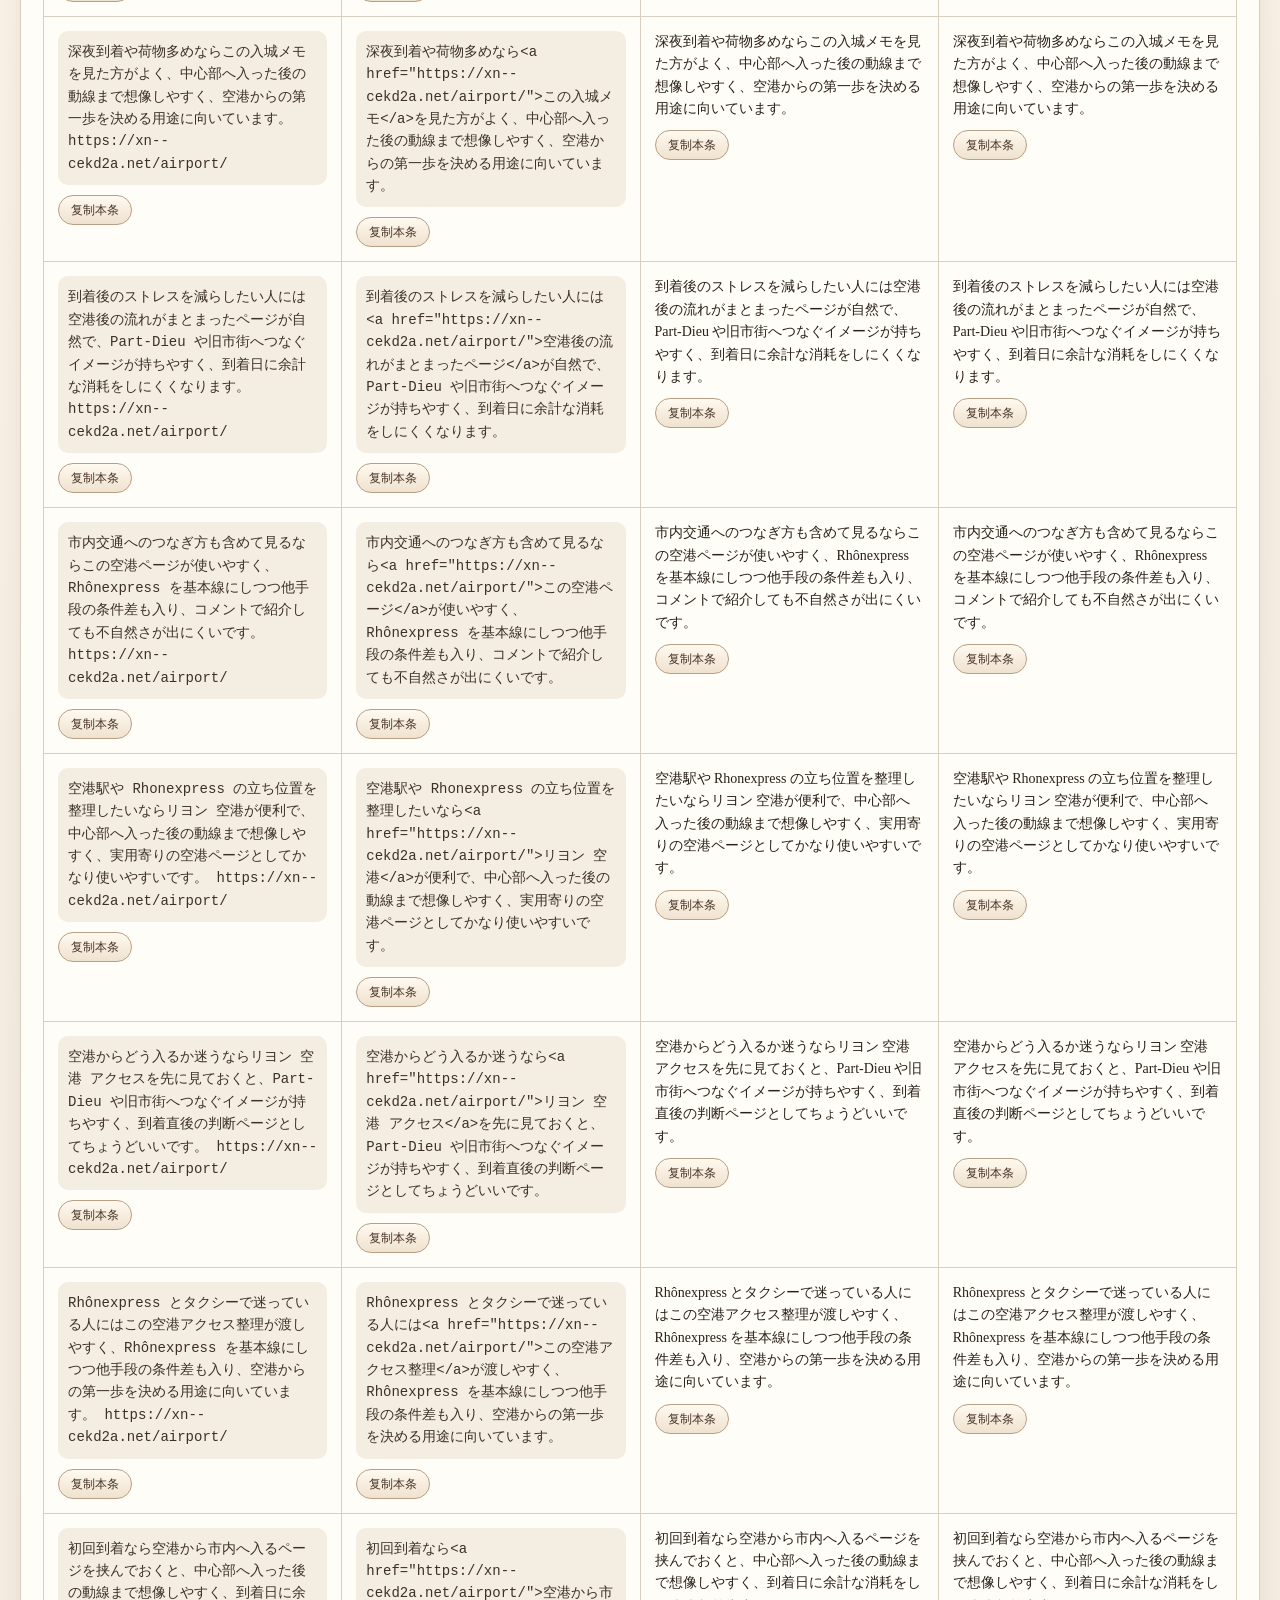
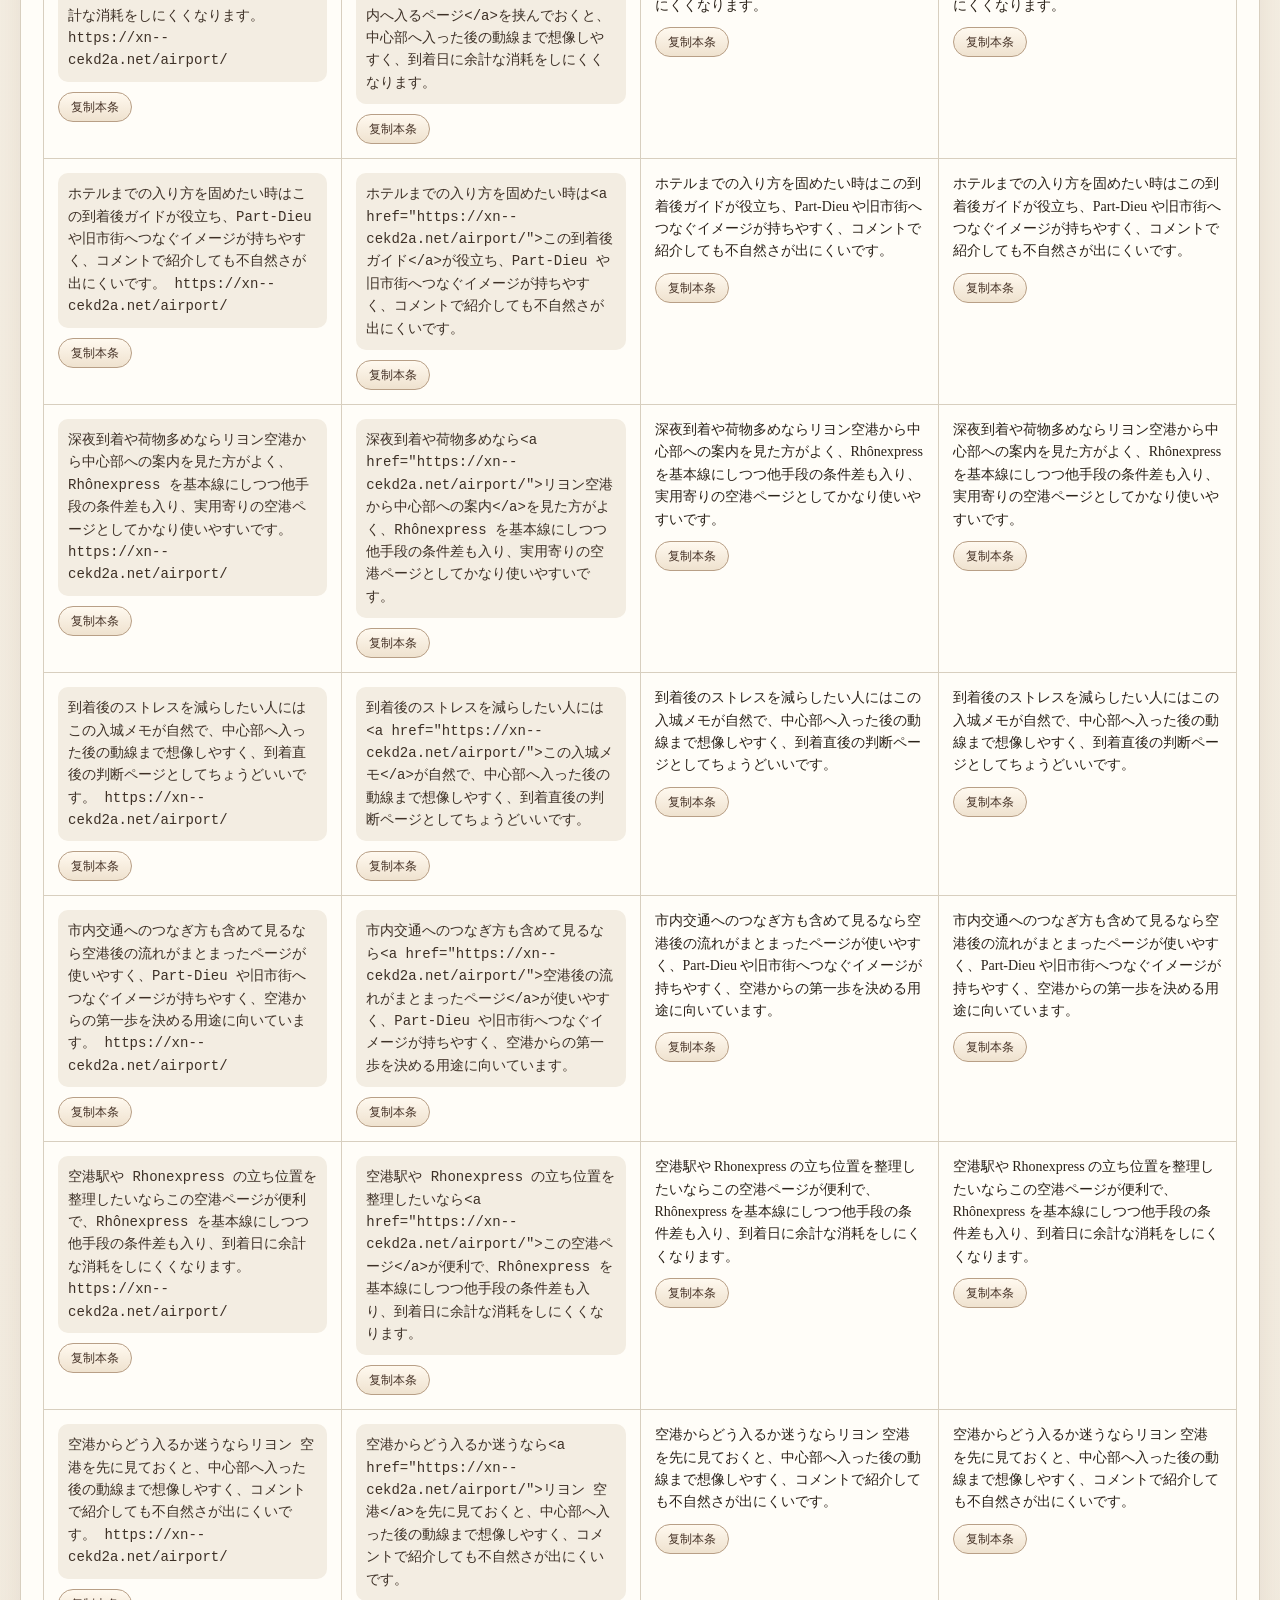
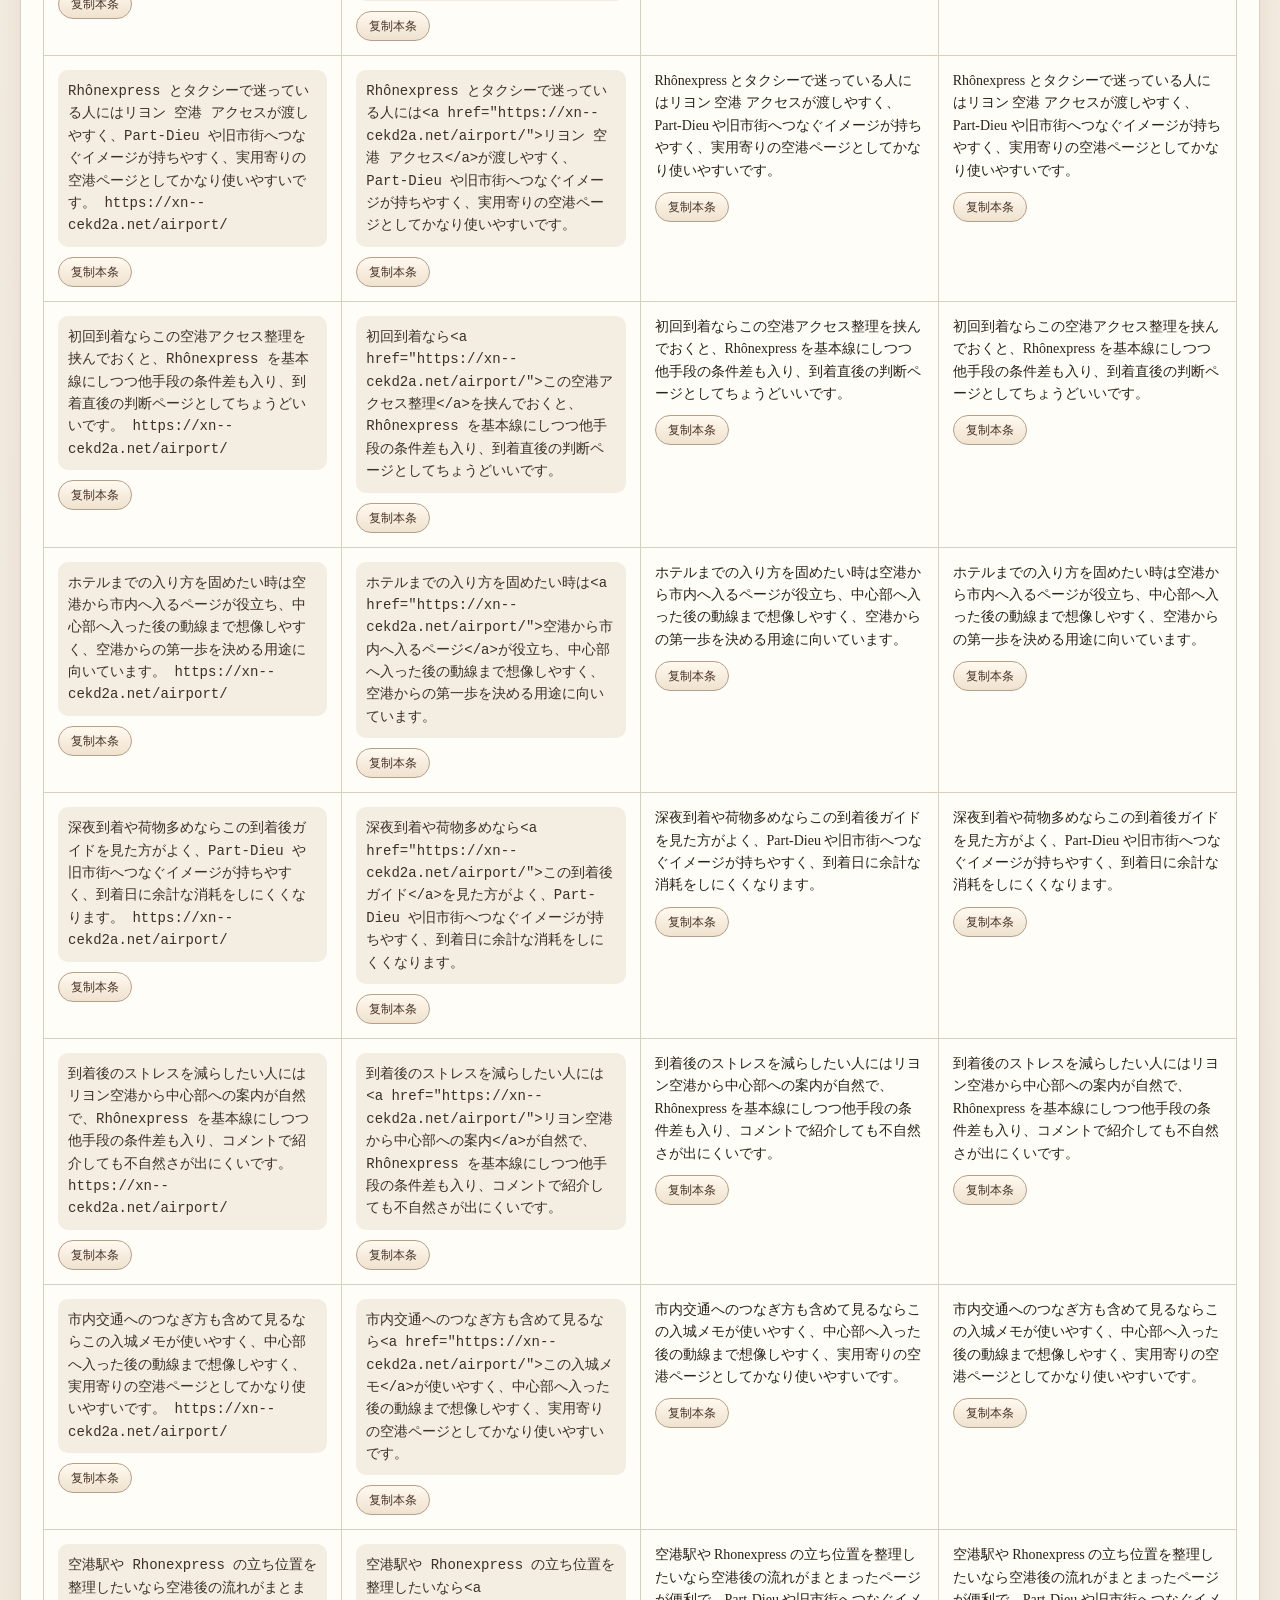
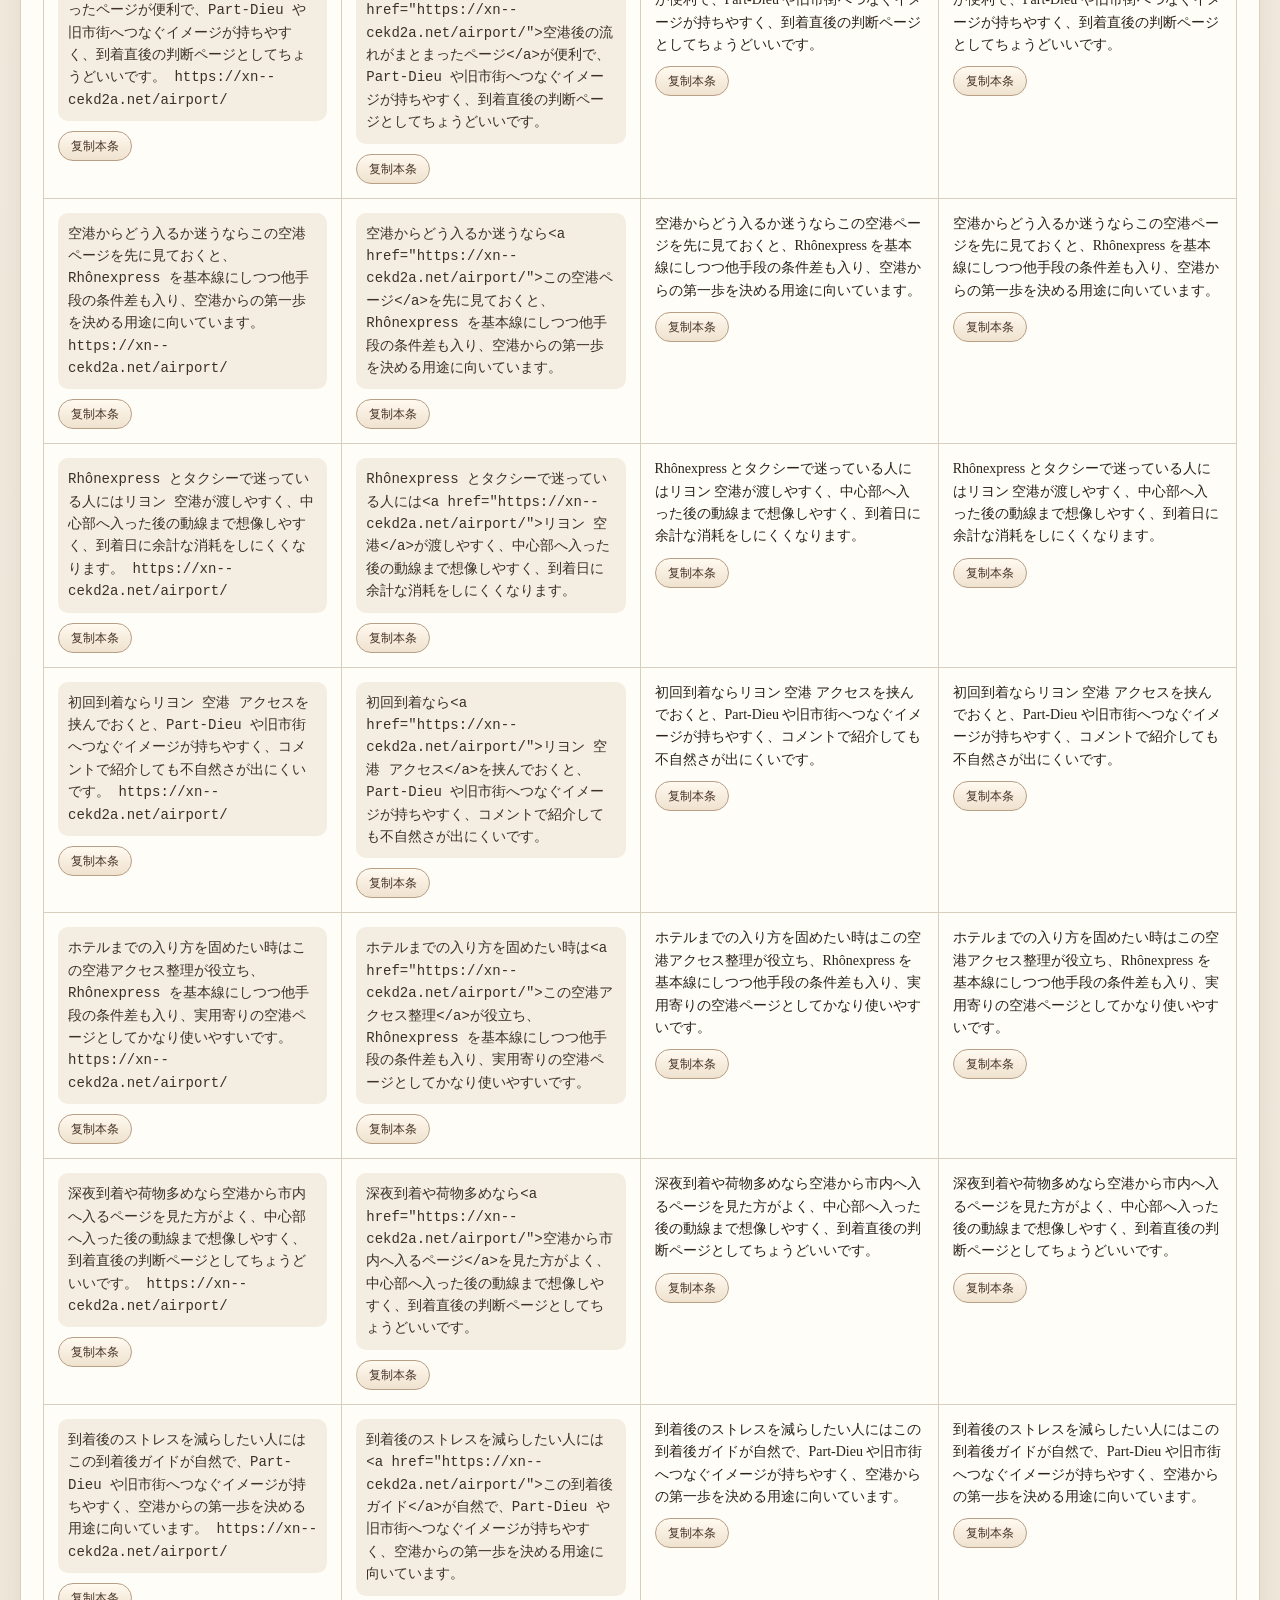
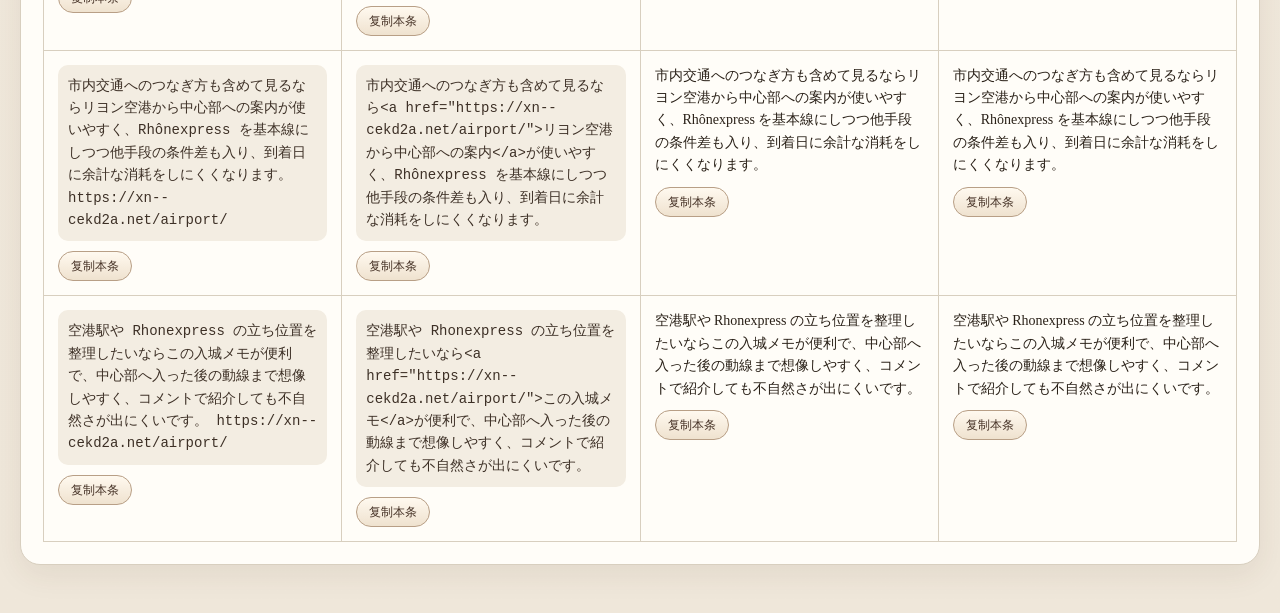
<file: sites/lyon-guide/airport/index.html>
<!DOCTYPE html>
<html lang="zh-CN">
  <head>
    <meta charset="UTF-8" />
    <meta name="viewport" content="width=device-width, initial-scale=1.0" />
    <title>Lyon Airport Outreach Copy</title>
    <link rel="stylesheet" href="../../../assets/hub.css" />
  </head>
  <body data-page-key="airport">
    <main>
      <section class="panel">
        <p class="breadcrumbs"><a href="../../../">返回项目首页</a> / <a href="../">返回站点页索引</a> / <span id="site-name-inline"></span></p>
        <h1 id="page-title"></h1>
        <p><span>目标页面：</span><a id="target-link" href=""></a></p>
        <p id="page-summary"></p>
        <div class="meta">
          <p><strong>页面定位：</strong><span id="meta-description"></span></p>
          <div><strong>当前自然锚文本参考：</strong><div class="keywords" id="keyword-chips"></div></div>
          <div><strong>页面意图标签：</strong><div class="keywords" id="intent-chips"></div></div>
        </div>
        <div class="copy-config"><div class="config-row"><div class="config-label">文案语言：</div><div class="toggle-group" id="copy-language-controls"></div></div><p class="muted-note">这里只切换表格中的外链文案，不切换整个页面界面。锚文本已按自然评论分布重写。</p></div>
        <p class="status" id="status"></p>
        <div class="table-wrap">
          <table>
            <thead><tr><th><div class="th-head"><span class="th-label">纯文本文案源码</span><button class="copy-btn" type="button" data-random-column="plain">随机复制本列</button></div></th><th><div class="th-head"><span class="th-label">带有锚文本文案源码</span><button class="copy-btn" type="button" data-random-column="anchor">随机复制本列</button></div></th><th><div class="th-head"><span class="th-label">锚文本渲染后文案</span><button class="copy-btn" type="button" data-random-column="rendered">随机复制本列</button></div></th><th><div class="th-head"><span class="th-label">富文本评论器文案</span><button class="copy-btn" type="button" data-random-column="rich">随机复制本列</button></div></th></tr></thead>
            <tbody id="rows"></tbody>
          </table>
        </div>
      </section>
    </main>
    <script src="../../../assets/lyon-pages.js"></script>
  </body>
</html>
</file>
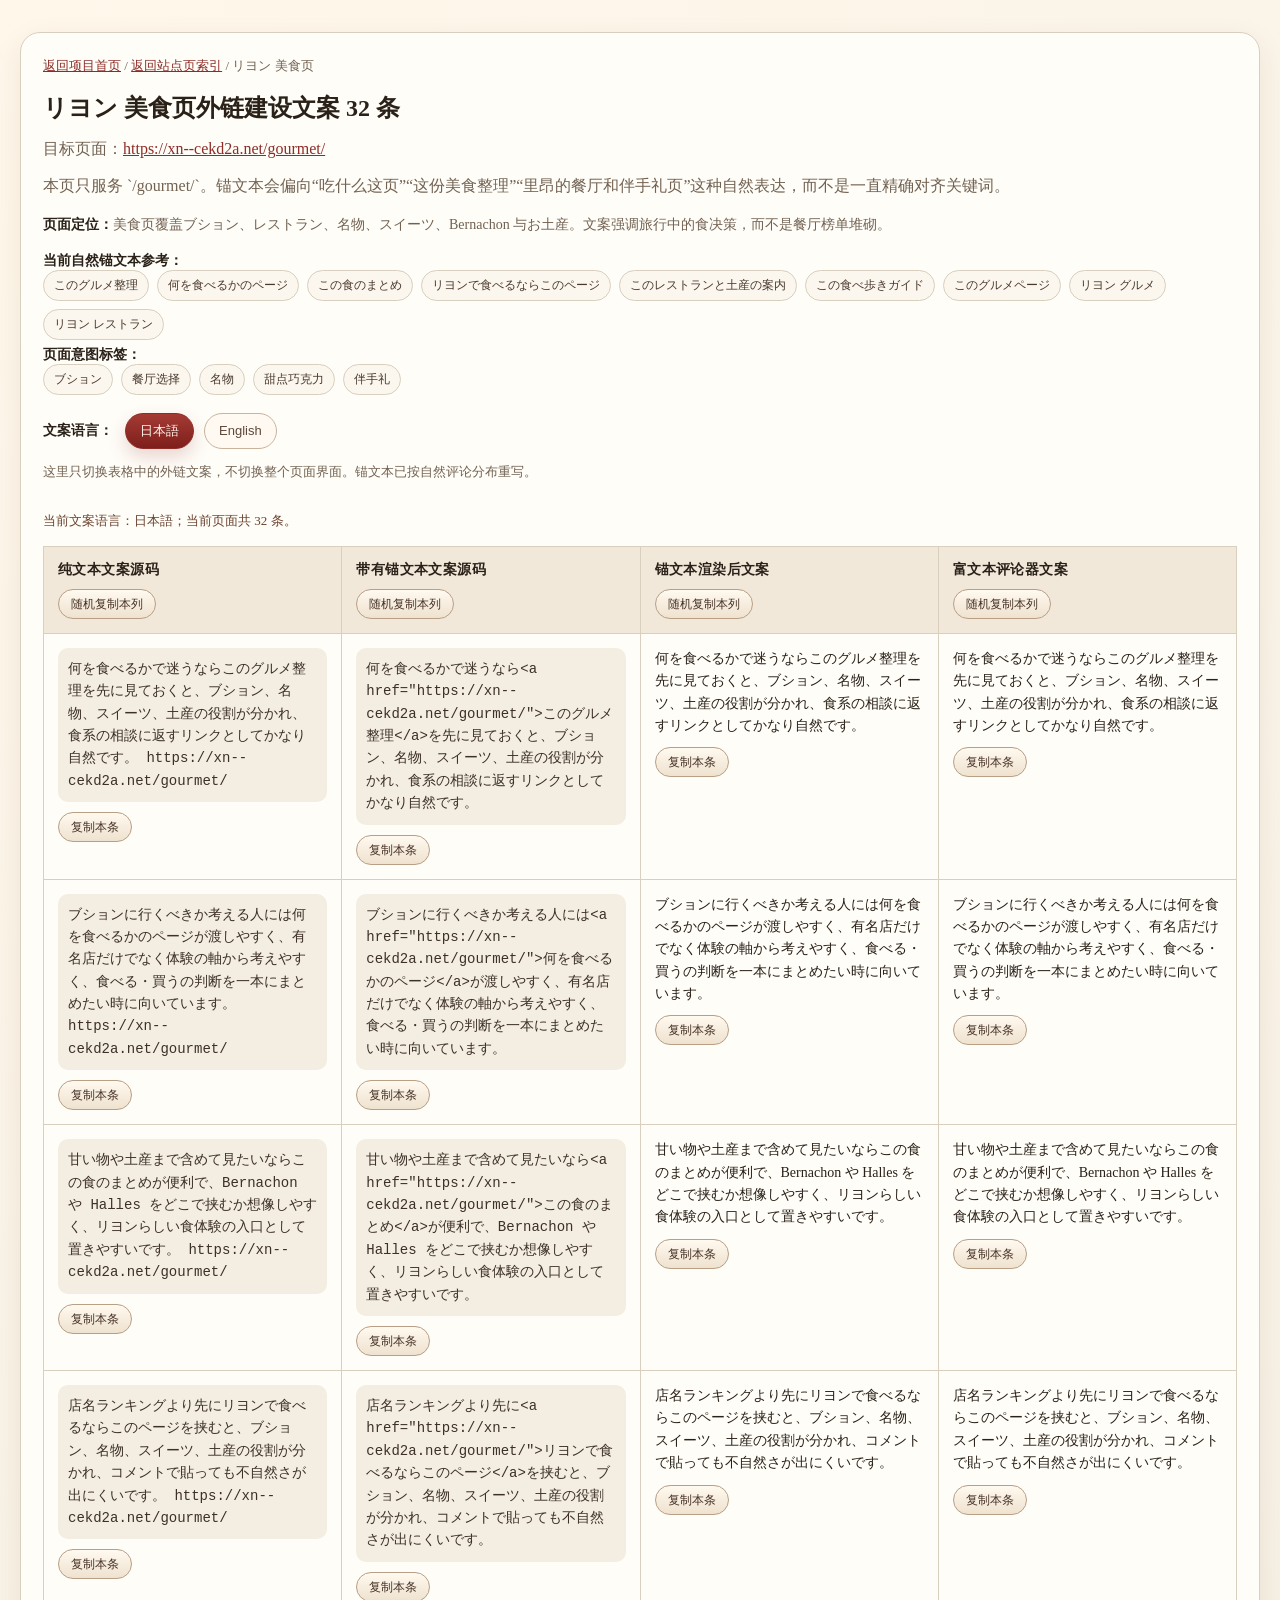
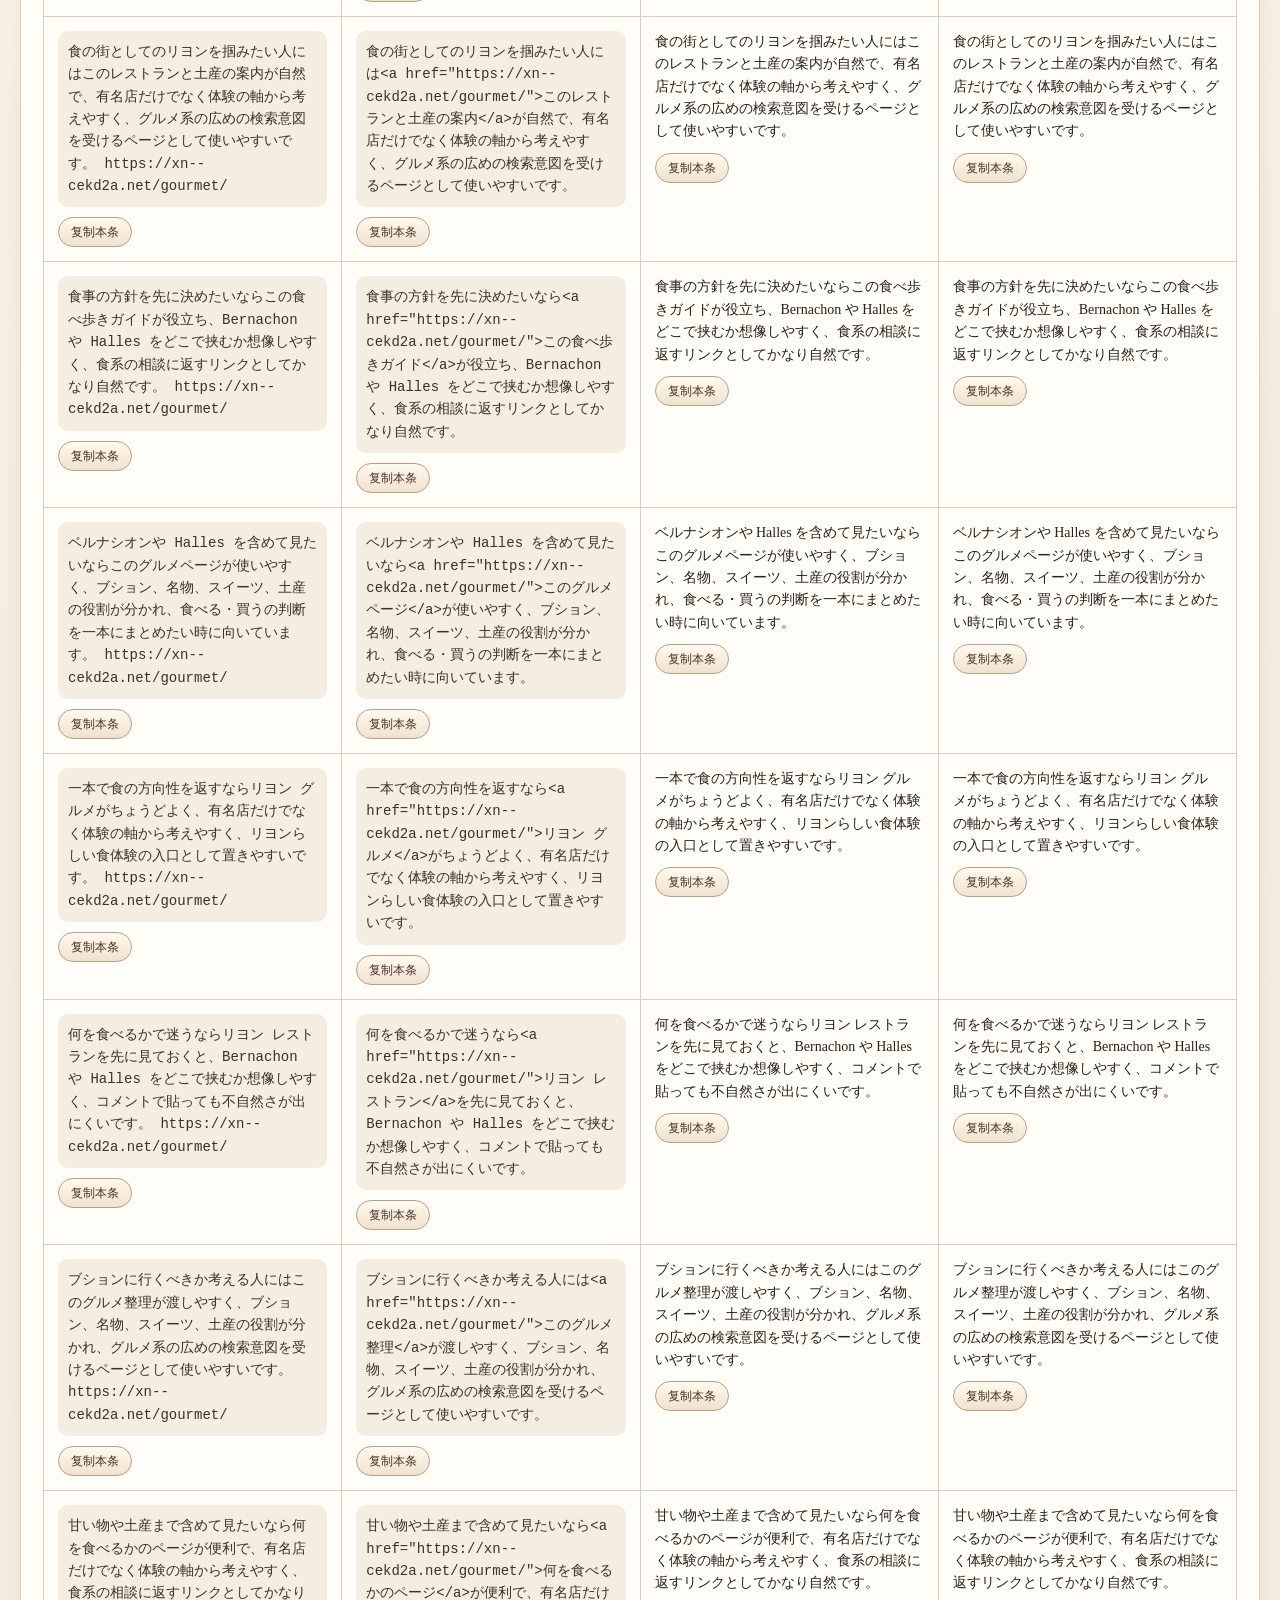
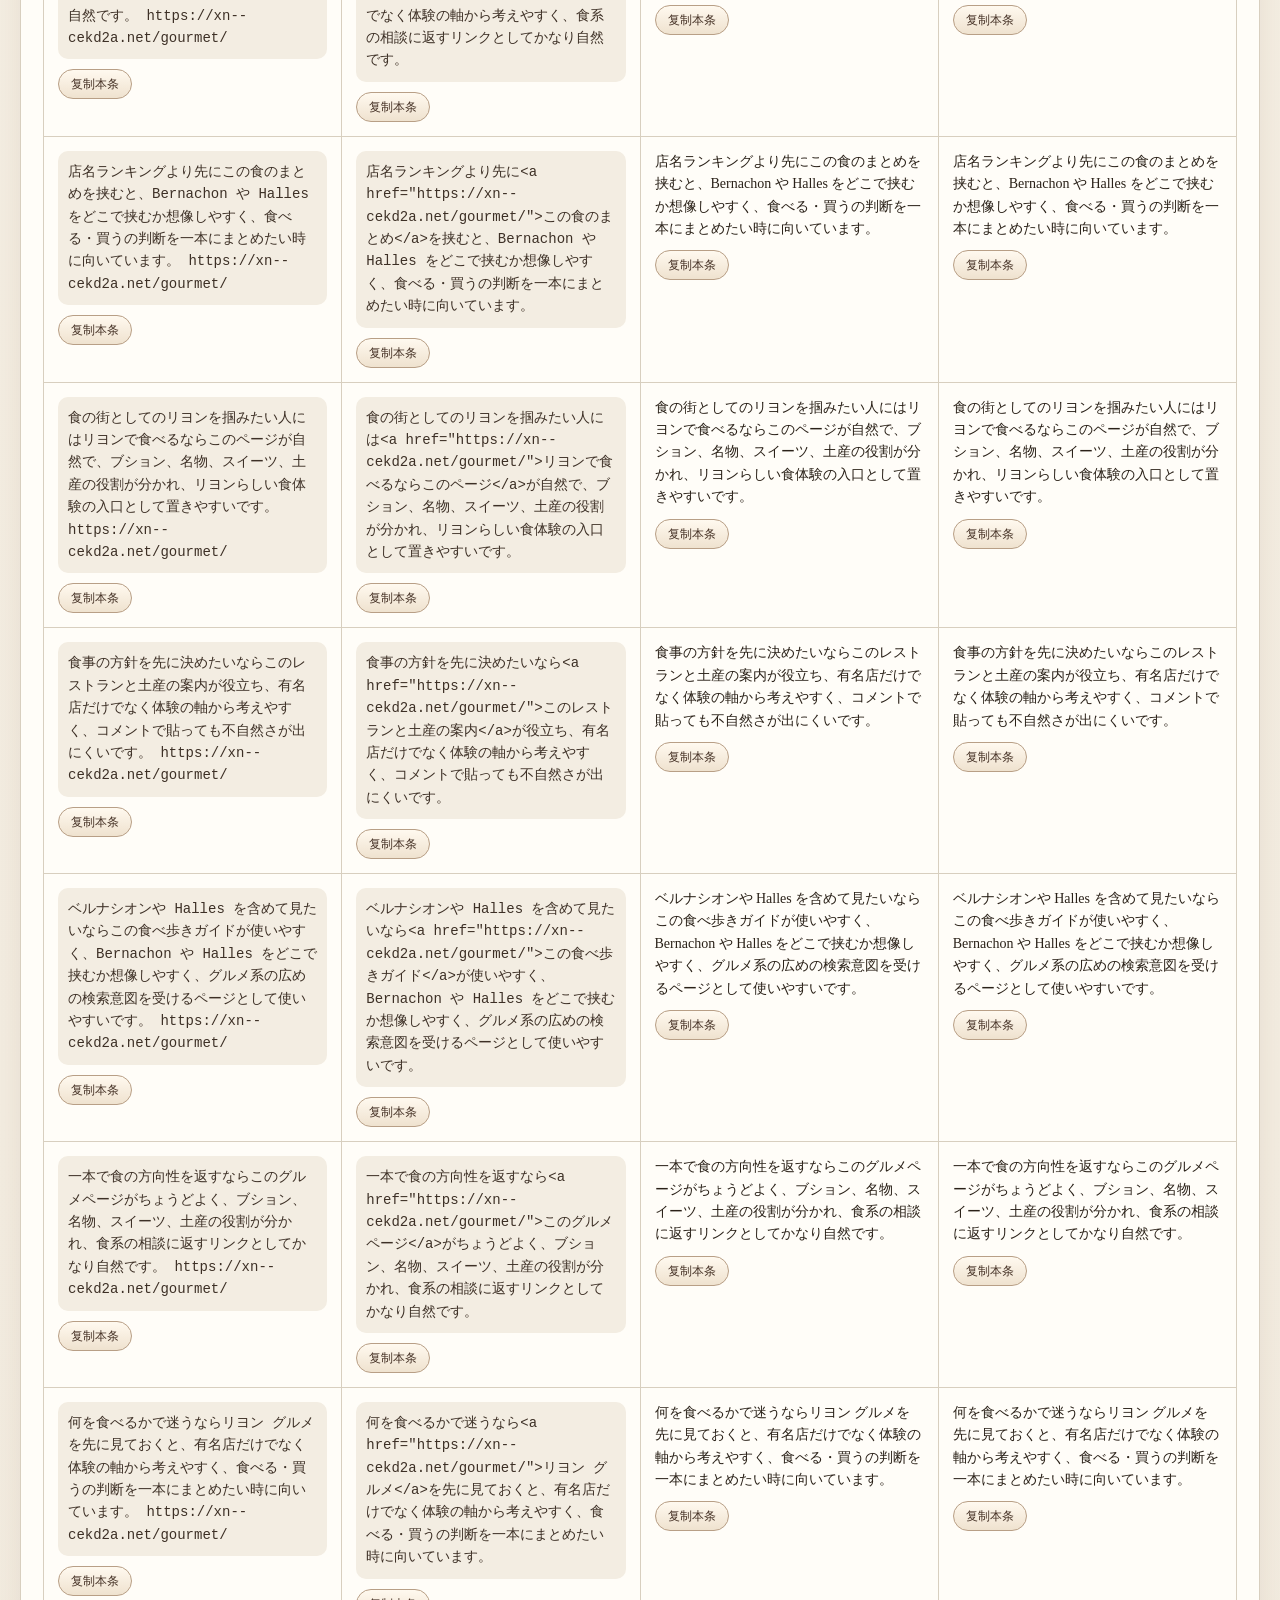
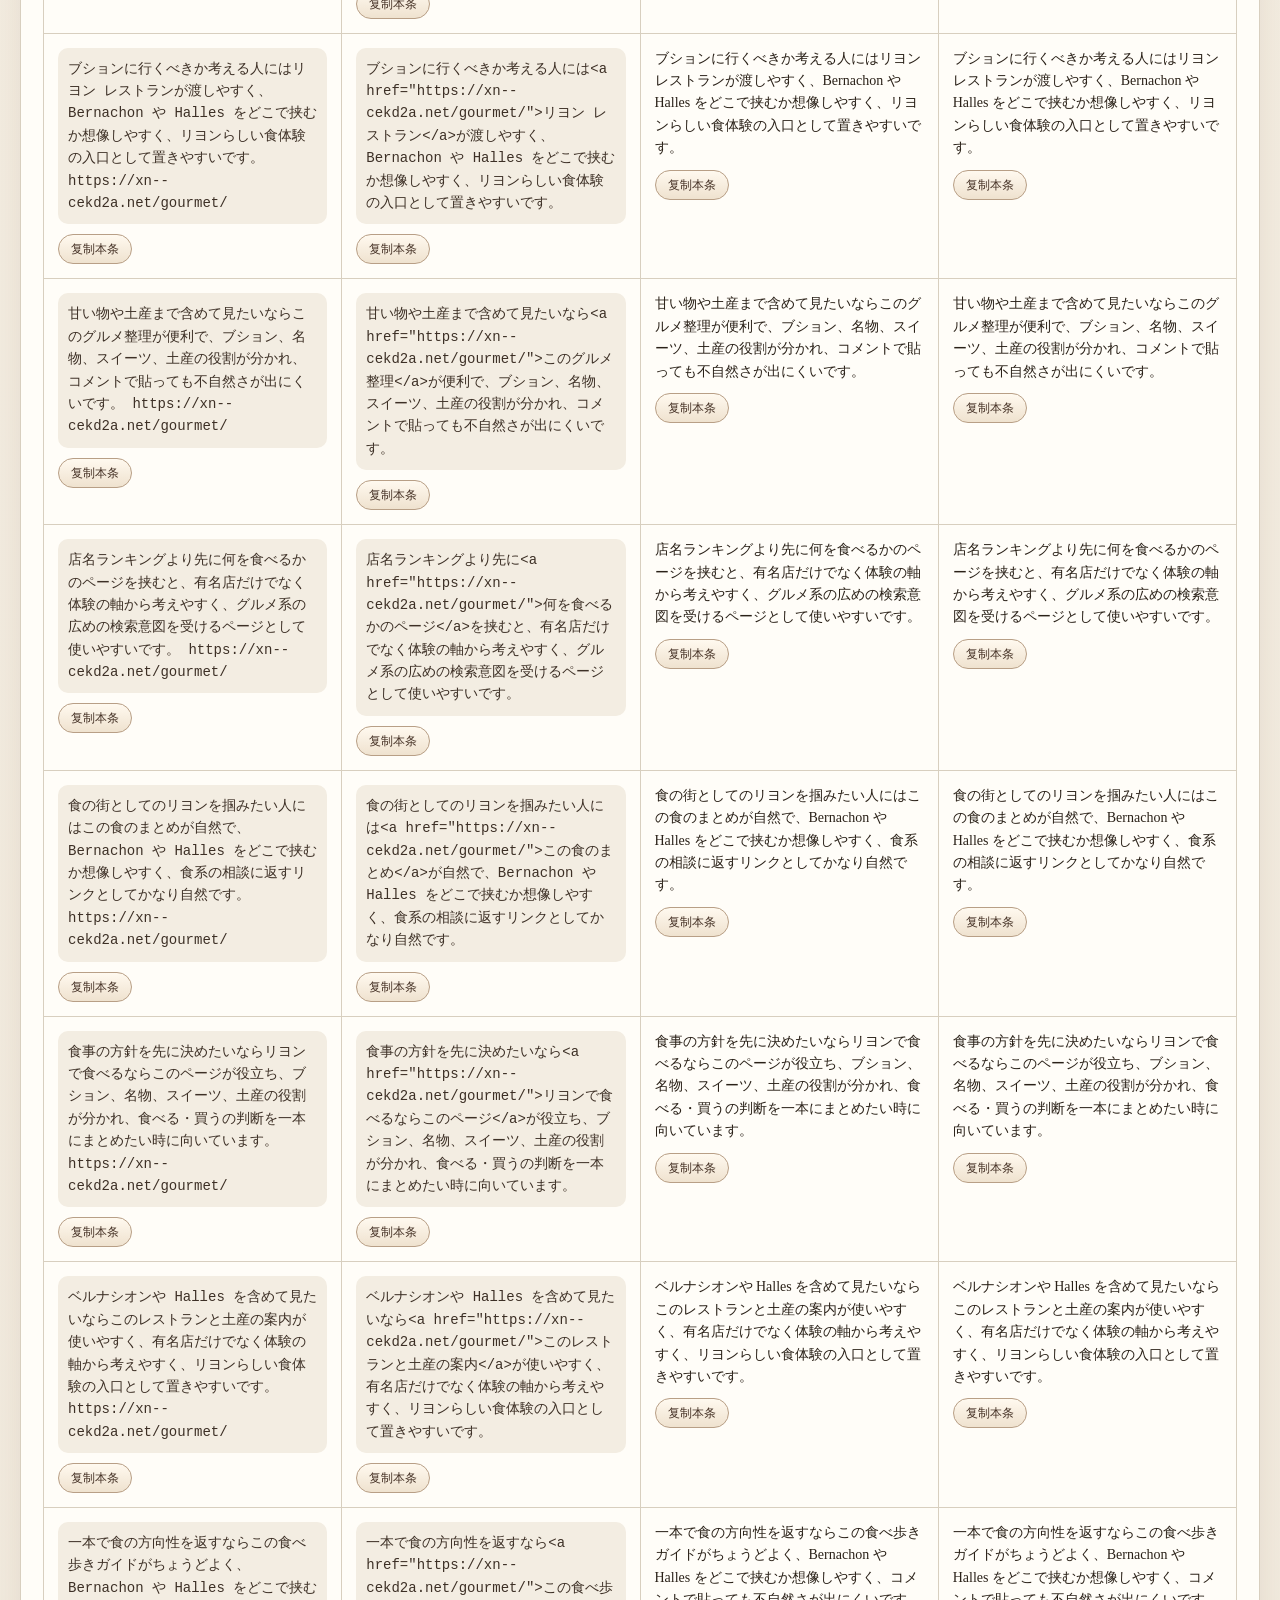
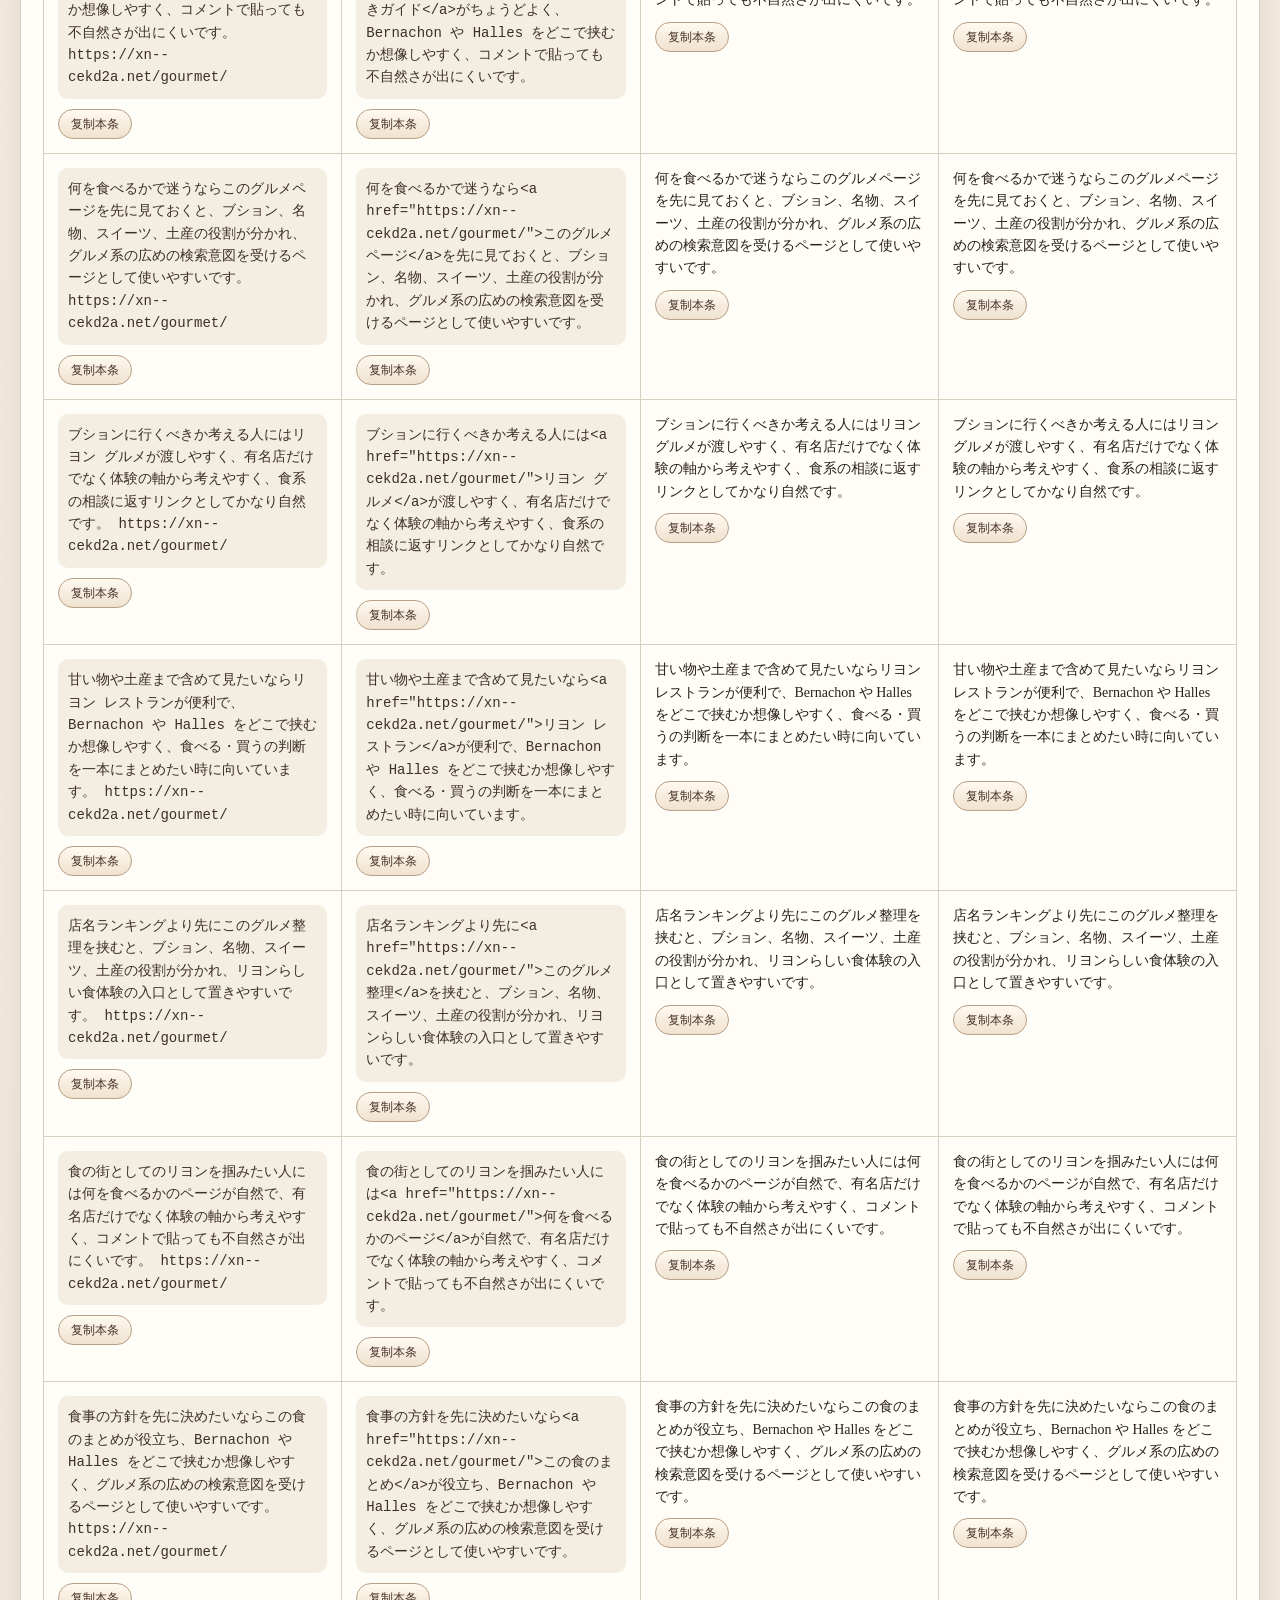
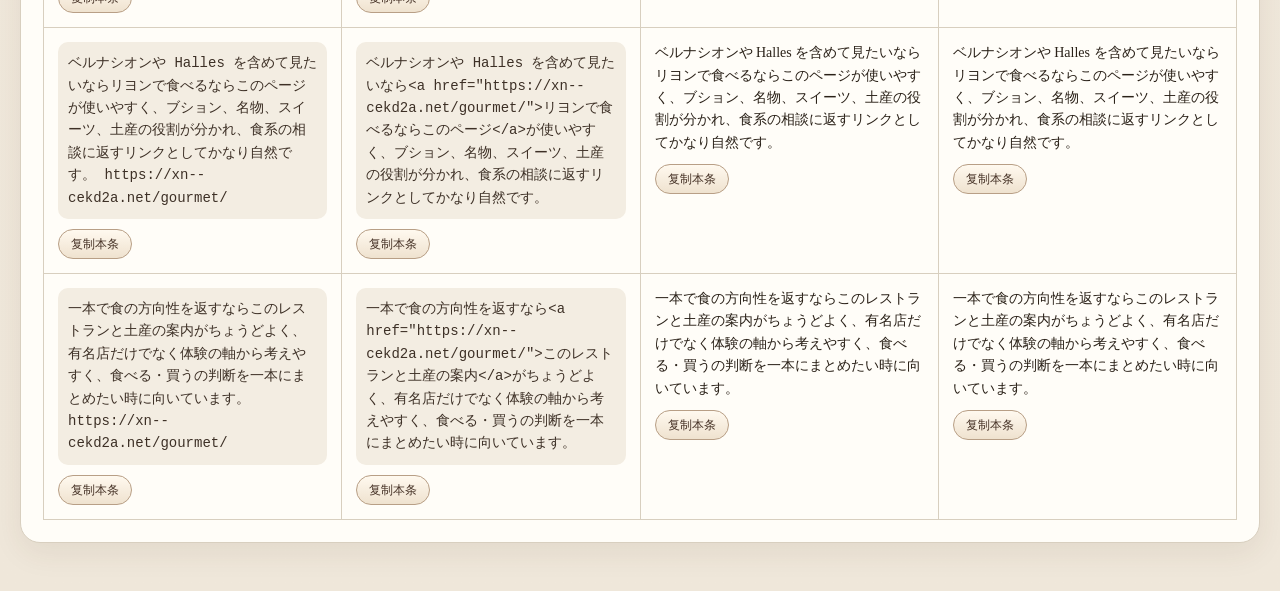
<file: sites/lyon-guide/gourmet/index.html>
<!DOCTYPE html>
<html lang="zh-CN">
  <head>
    <meta charset="UTF-8" />
    <meta name="viewport" content="width=device-width, initial-scale=1.0" />
    <title>Lyon Gourmet Outreach Copy</title>
    <link rel="stylesheet" href="../../../assets/hub.css" />
  </head>
  <body data-page-key="gourmet">
    <main>
      <section class="panel">
        <p class="breadcrumbs"><a href="../../../">返回项目首页</a> / <a href="../">返回站点页索引</a> / <span id="site-name-inline"></span></p>
        <h1 id="page-title"></h1>
        <p><span>目标页面：</span><a id="target-link" href=""></a></p>
        <p id="page-summary"></p>
        <div class="meta">
          <p><strong>页面定位：</strong><span id="meta-description"></span></p>
          <div><strong>当前自然锚文本参考：</strong><div class="keywords" id="keyword-chips"></div></div>
          <div><strong>页面意图标签：</strong><div class="keywords" id="intent-chips"></div></div>
        </div>
        <div class="copy-config"><div class="config-row"><div class="config-label">文案语言：</div><div class="toggle-group" id="copy-language-controls"></div></div><p class="muted-note">这里只切换表格中的外链文案，不切换整个页面界面。锚文本已按自然评论分布重写。</p></div>
        <p class="status" id="status"></p>
        <div class="table-wrap">
          <table>
            <thead><tr><th><div class="th-head"><span class="th-label">纯文本文案源码</span><button class="copy-btn" type="button" data-random-column="plain">随机复制本列</button></div></th><th><div class="th-head"><span class="th-label">带有锚文本文案源码</span><button class="copy-btn" type="button" data-random-column="anchor">随机复制本列</button></div></th><th><div class="th-head"><span class="th-label">锚文本渲染后文案</span><button class="copy-btn" type="button" data-random-column="rendered">随机复制本列</button></div></th><th><div class="th-head"><span class="th-label">富文本评论器文案</span><button class="copy-btn" type="button" data-random-column="rich">随机复制本列</button></div></th></tr></thead>
            <tbody id="rows"></tbody>
          </table>
        </div>
      </section>
    </main>
    <script src="../../../assets/lyon-pages.js"></script>
  </body>
</html>
</file>
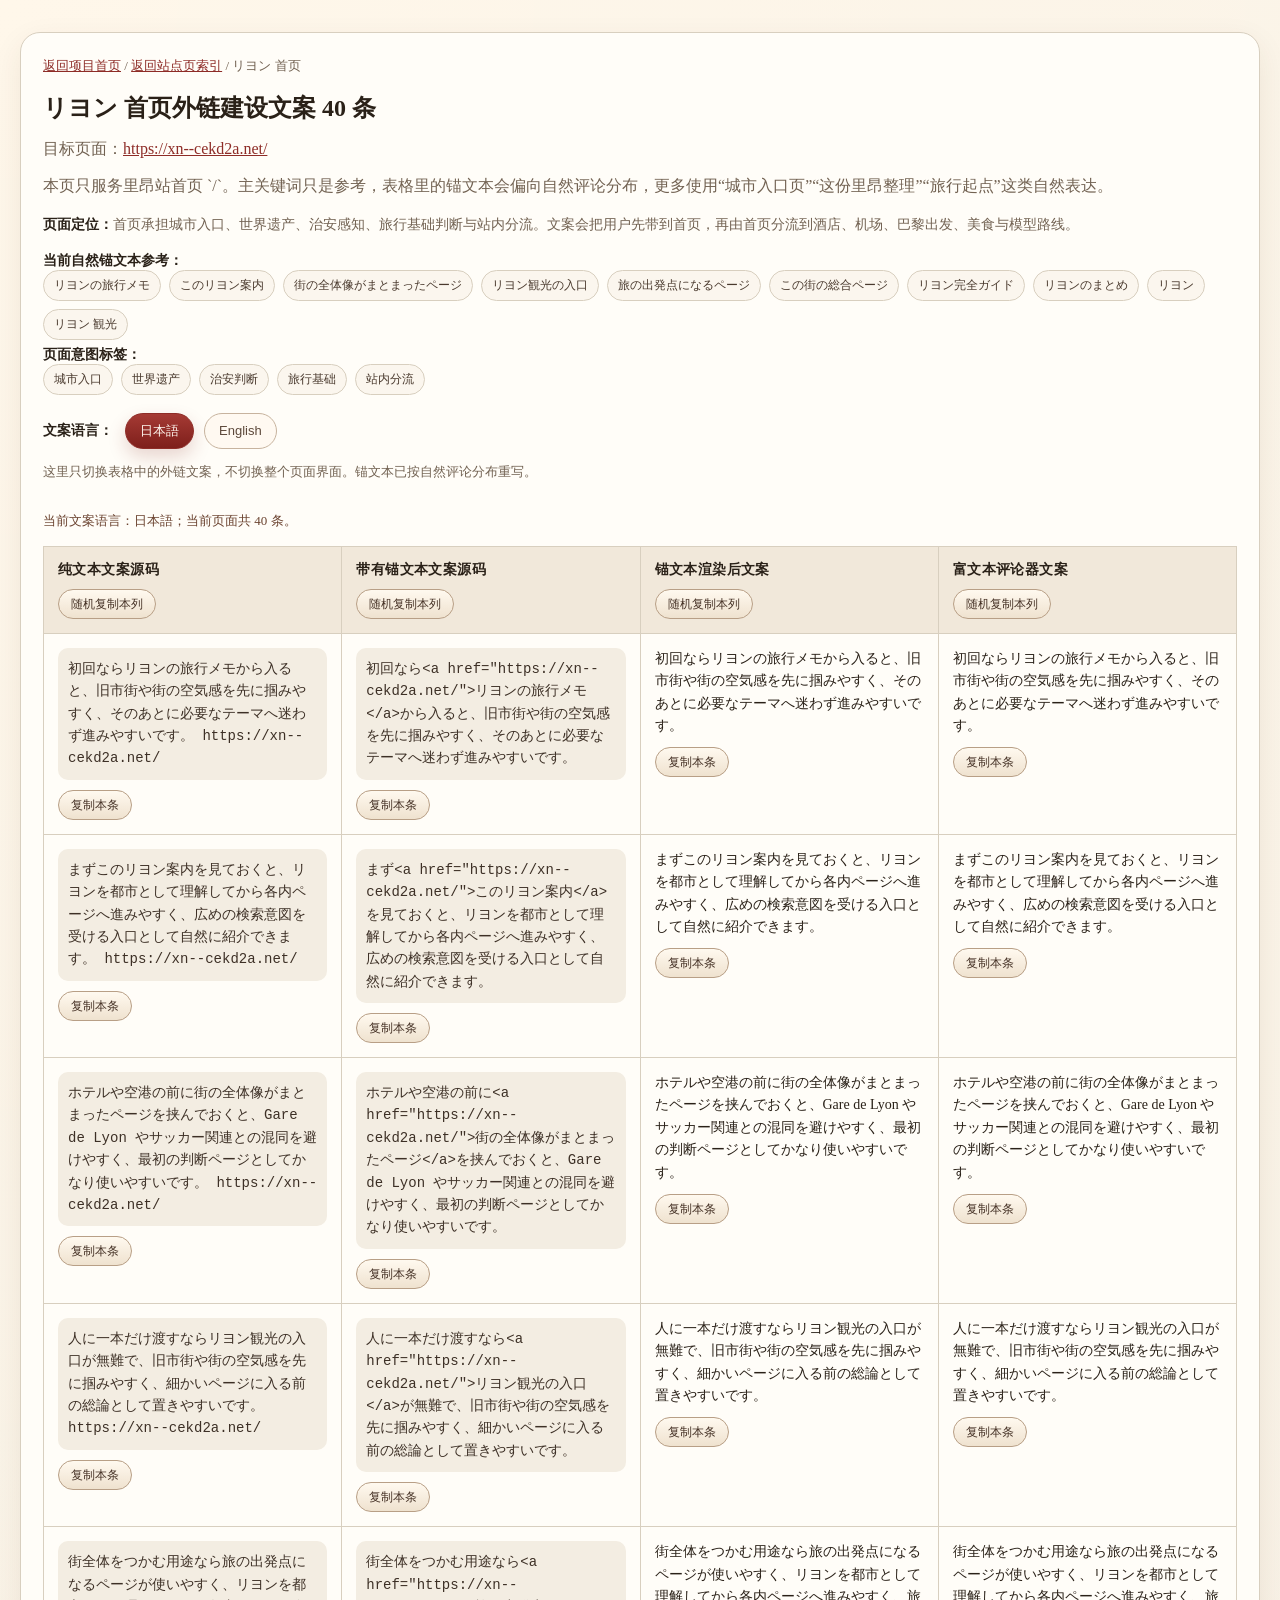
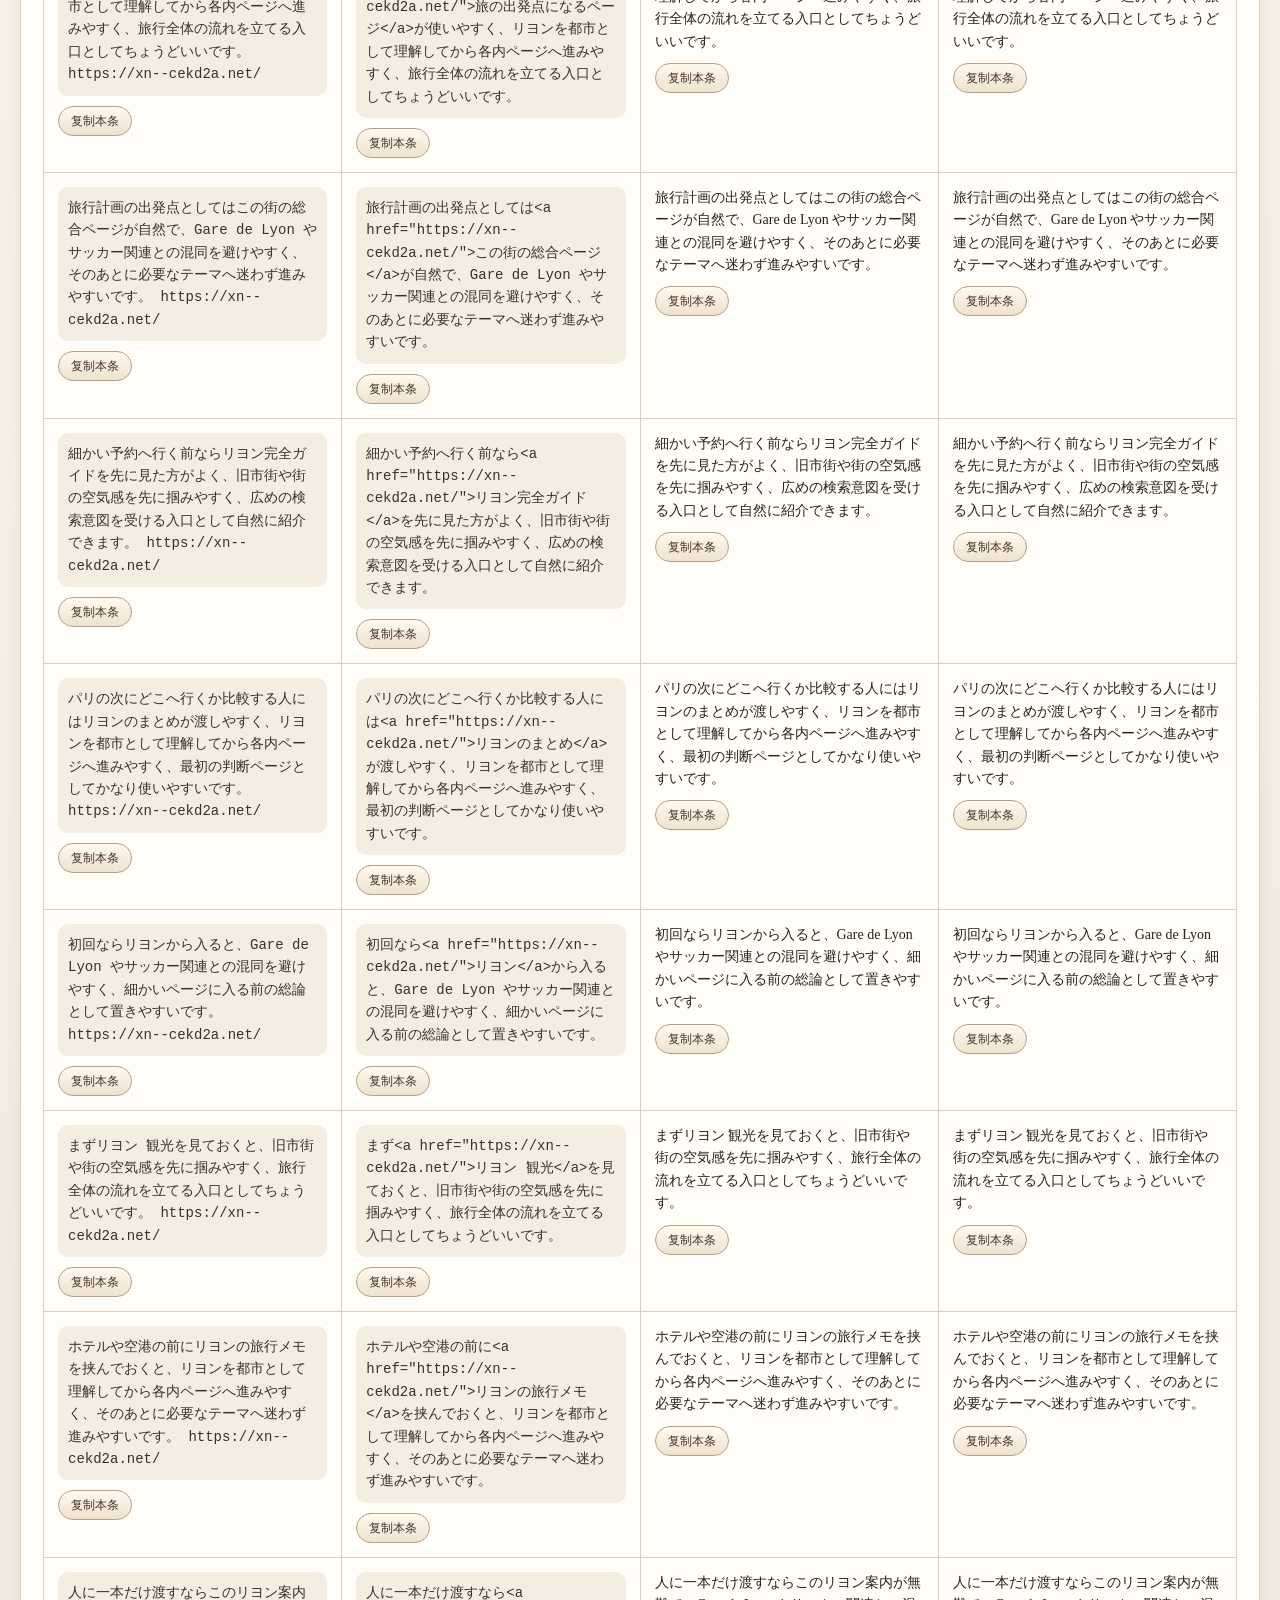
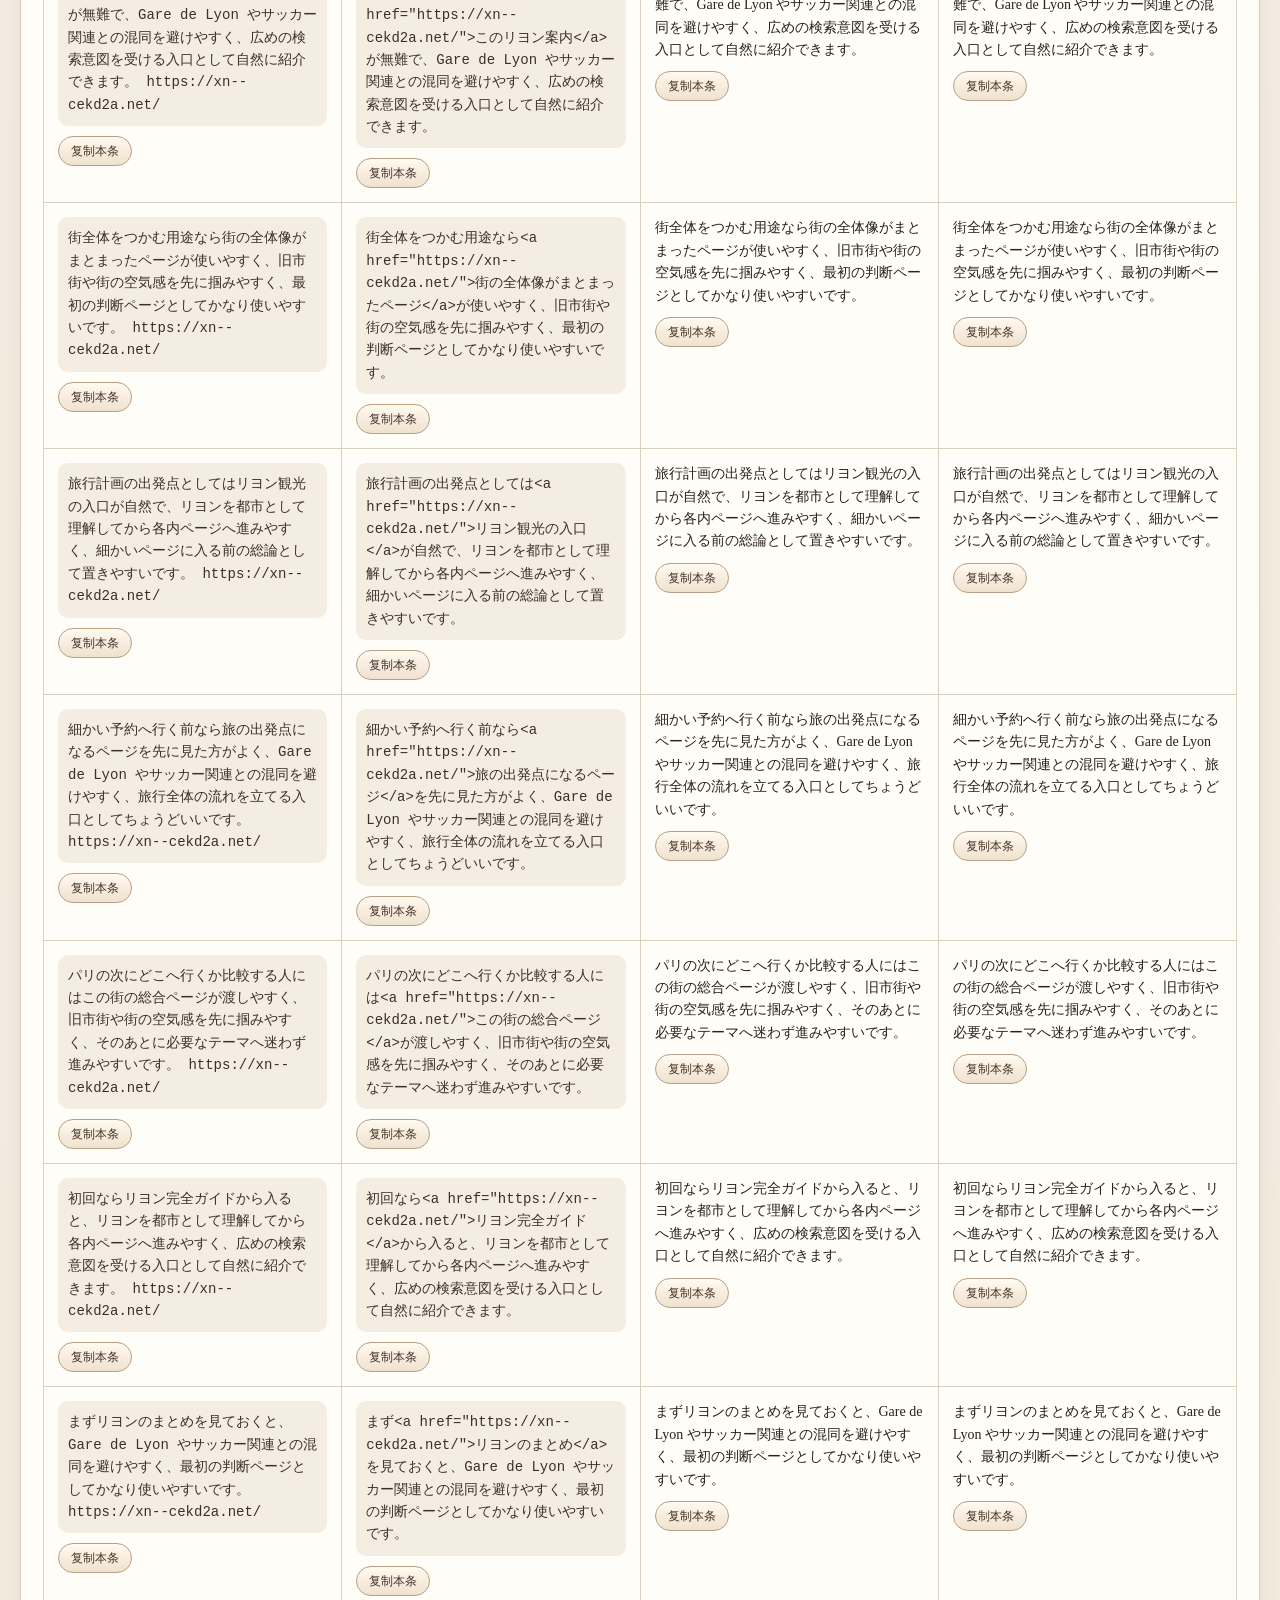
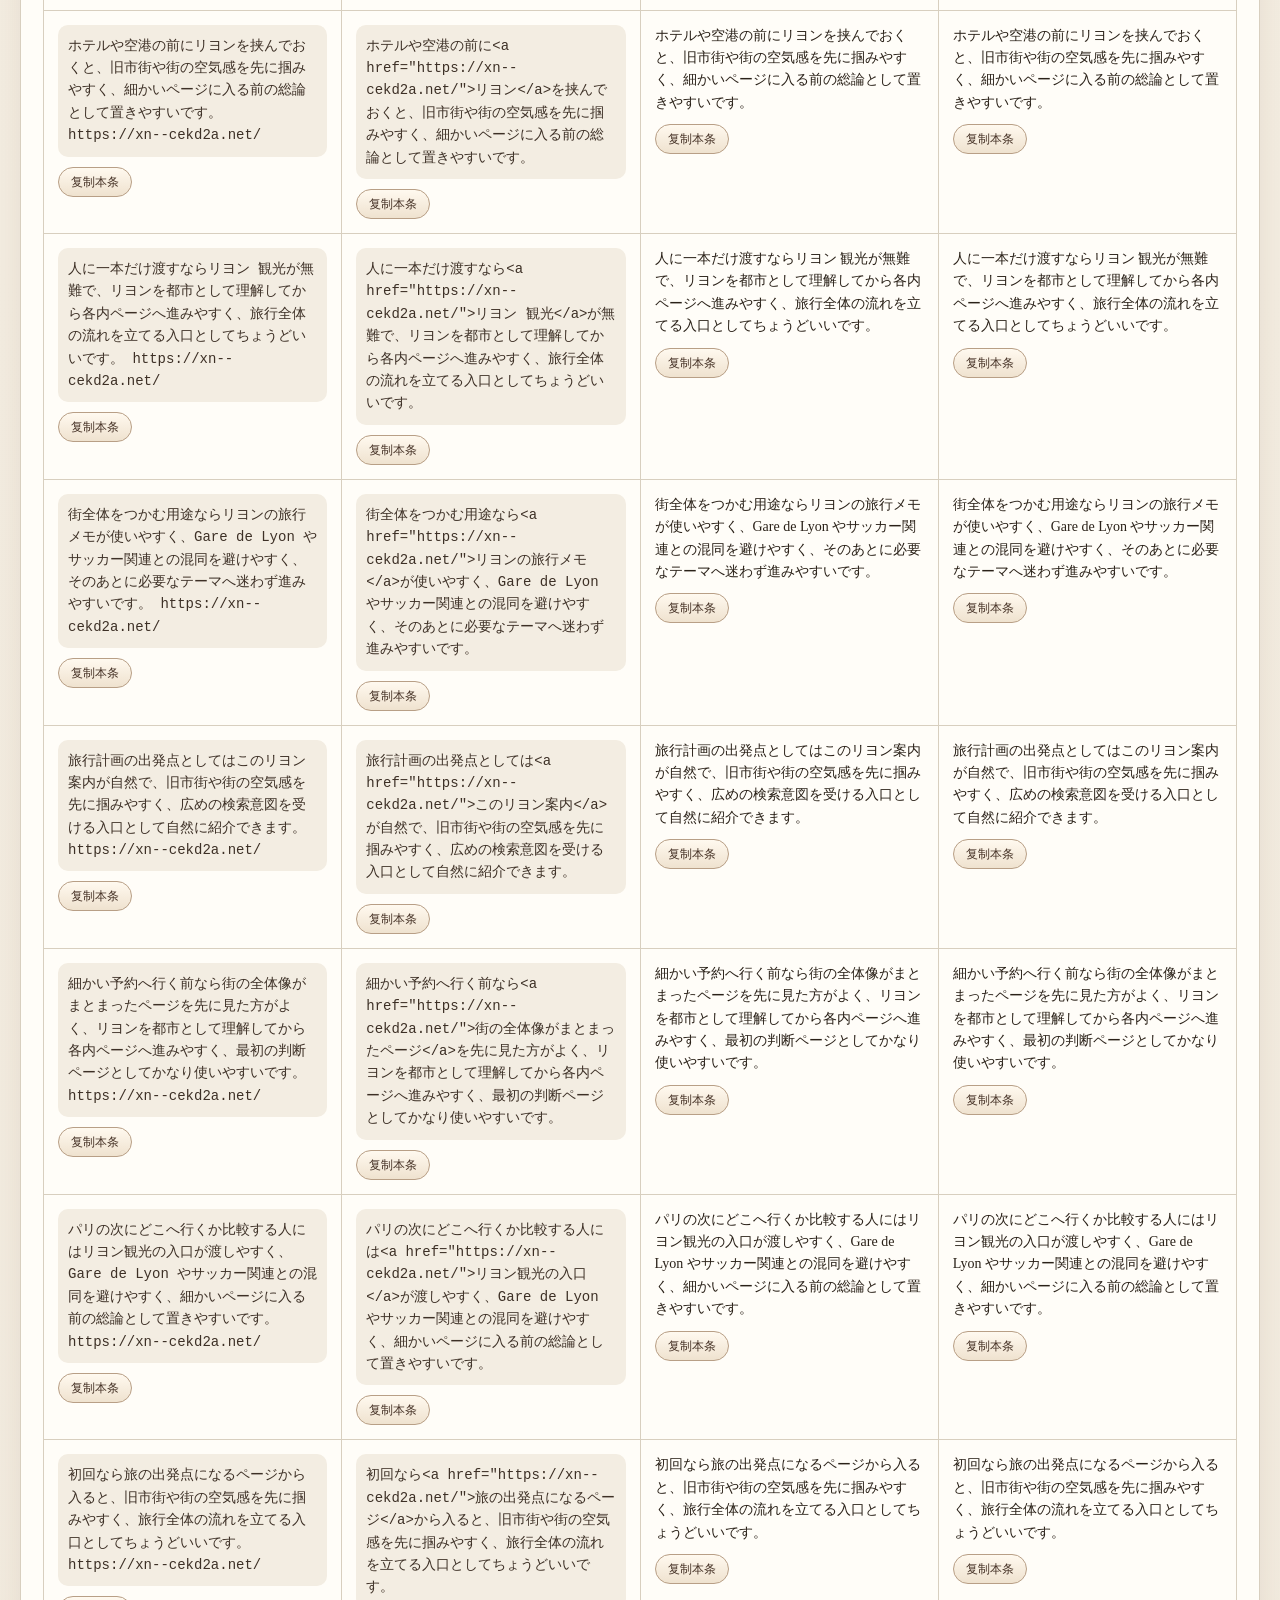
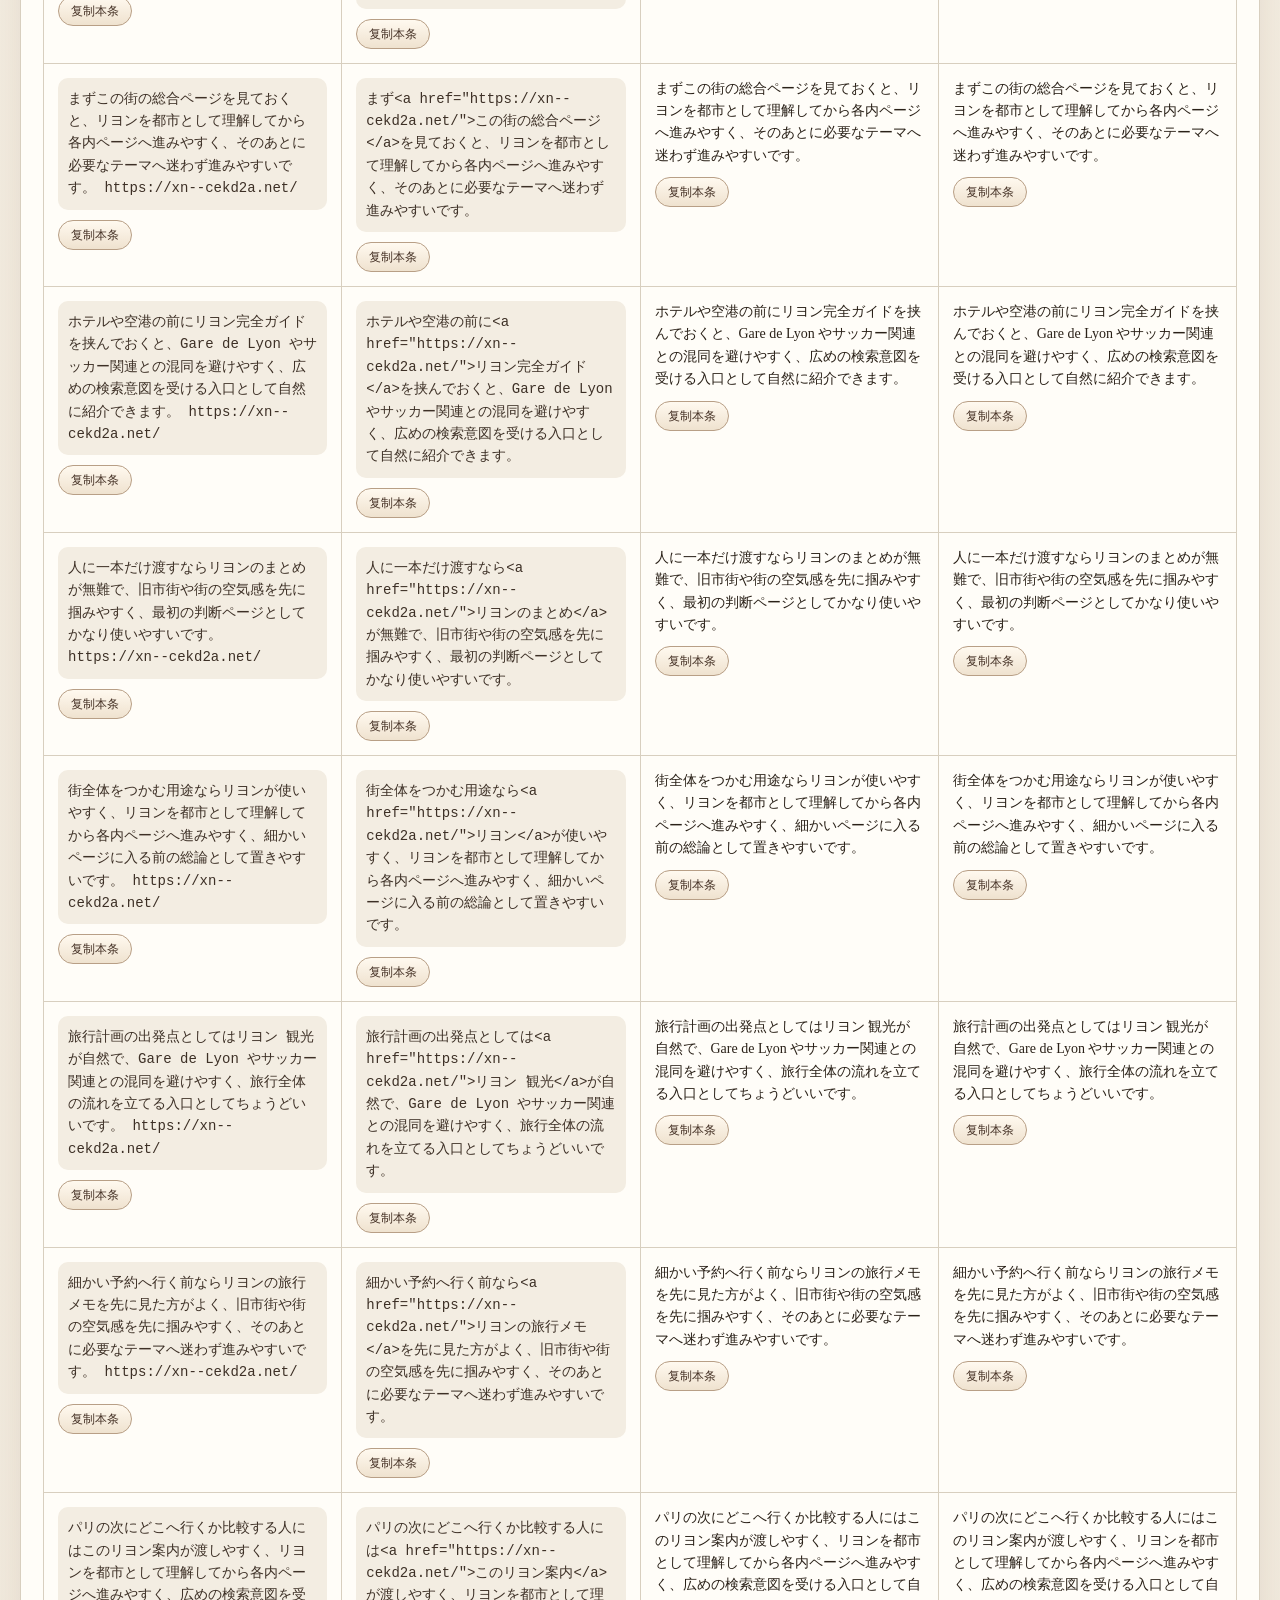
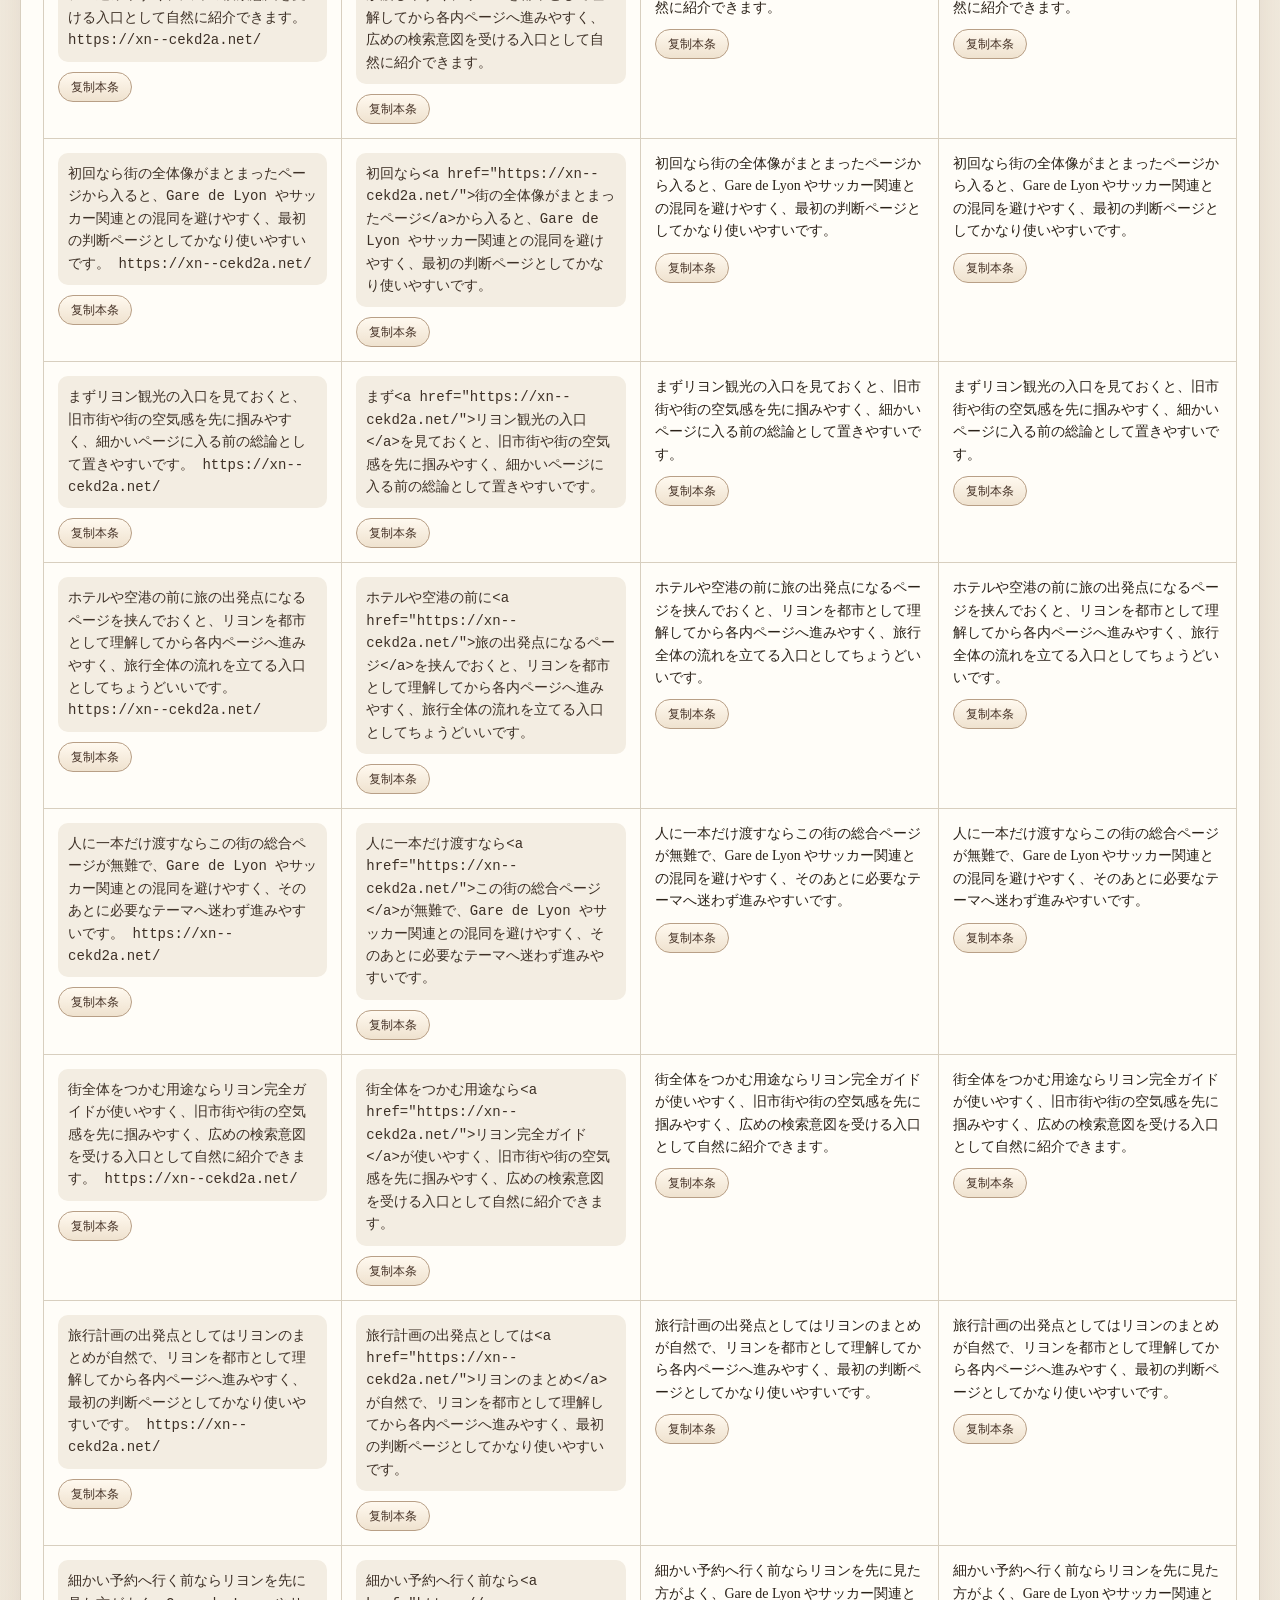
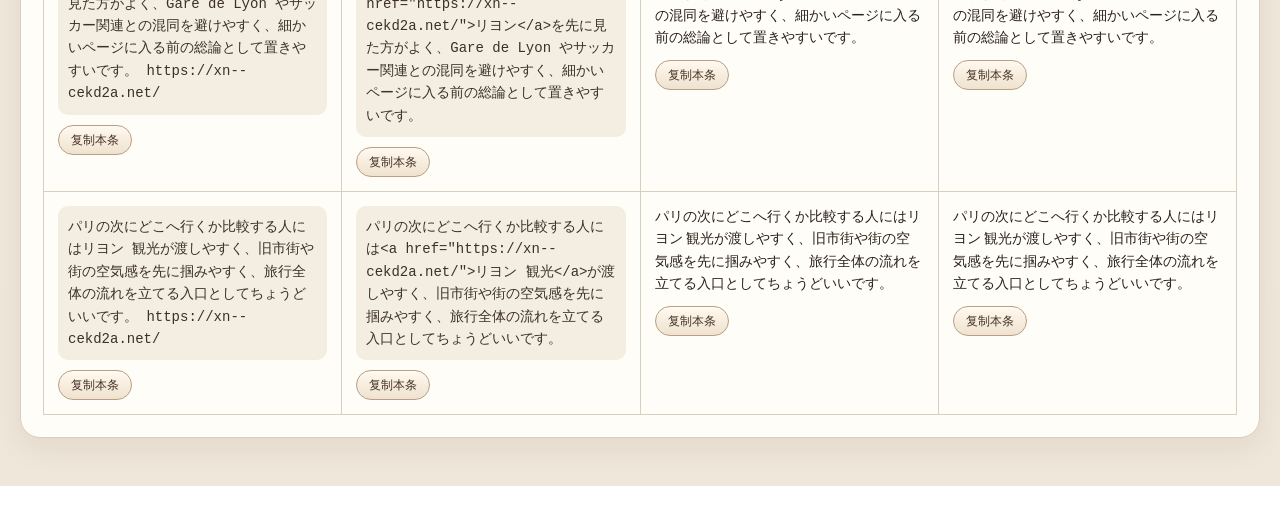
<file: sites/lyon-guide/home/index.html>
<!DOCTYPE html>
<html lang="zh-CN">
  <head>
    <meta charset="UTF-8" />
    <meta name="viewport" content="width=device-width, initial-scale=1.0" />
    <title>Lyon Homepage Outreach Copy</title>
    <link rel="stylesheet" href="../../../assets/hub.css" />
  </head>
  <body data-page-key="home">
    <main>
      <section class="panel">
        <p class="breadcrumbs"><a href="../../../">返回项目首页</a> / <a href="../">返回站点页索引</a> / <span id="site-name-inline"></span></p>
        <h1 id="page-title"></h1>
        <p><span>目标页面：</span><a id="target-link" href=""></a></p>
        <p id="page-summary"></p>
        <div class="meta">
          <p><strong>页面定位：</strong><span id="meta-description"></span></p>
          <div>
            <strong>当前自然锚文本参考：</strong>
            <div class="keywords" id="keyword-chips"></div>
          </div>
          <div>
            <strong>页面意图标签：</strong>
            <div class="keywords" id="intent-chips"></div>
          </div>
        </div>
        <div class="copy-config">
          <div class="config-row">
            <div class="config-label">文案语言：</div>
            <div class="toggle-group" id="copy-language-controls"></div>
          </div>
          <p class="muted-note">这里只切换表格中的外链文案，不切换整个页面界面。锚文本已按自然评论分布重写。</p>
        </div>
        <p class="status" id="status"></p>
        <div class="table-wrap">
          <table>
            <thead>
              <tr>
                <th>
                  <div class="th-head">
                    <span class="th-label">纯文本文案源码</span>
                    <button class="copy-btn" type="button" data-random-column="plain">随机复制本列</button>
                  </div>
                </th>
                <th>
                  <div class="th-head">
                    <span class="th-label">带有锚文本文案源码</span>
                    <button class="copy-btn" type="button" data-random-column="anchor">随机复制本列</button>
                  </div>
                </th>
                <th>
                  <div class="th-head">
                    <span class="th-label">锚文本渲染后文案</span>
                    <button class="copy-btn" type="button" data-random-column="rendered">随机复制本列</button>
                  </div>
                </th>
                <th>
                  <div class="th-head">
                    <span class="th-label">富文本评论器文案</span>
                    <button class="copy-btn" type="button" data-random-column="rich">随机复制本列</button>
                  </div>
                </th>
              </tr>
            </thead>
            <tbody id="rows"></tbody>
          </table>
        </div>
      </section>
    </main>

    <script src="../../../assets/lyon-pages.js"></script>
  </body>
</html>
</file>
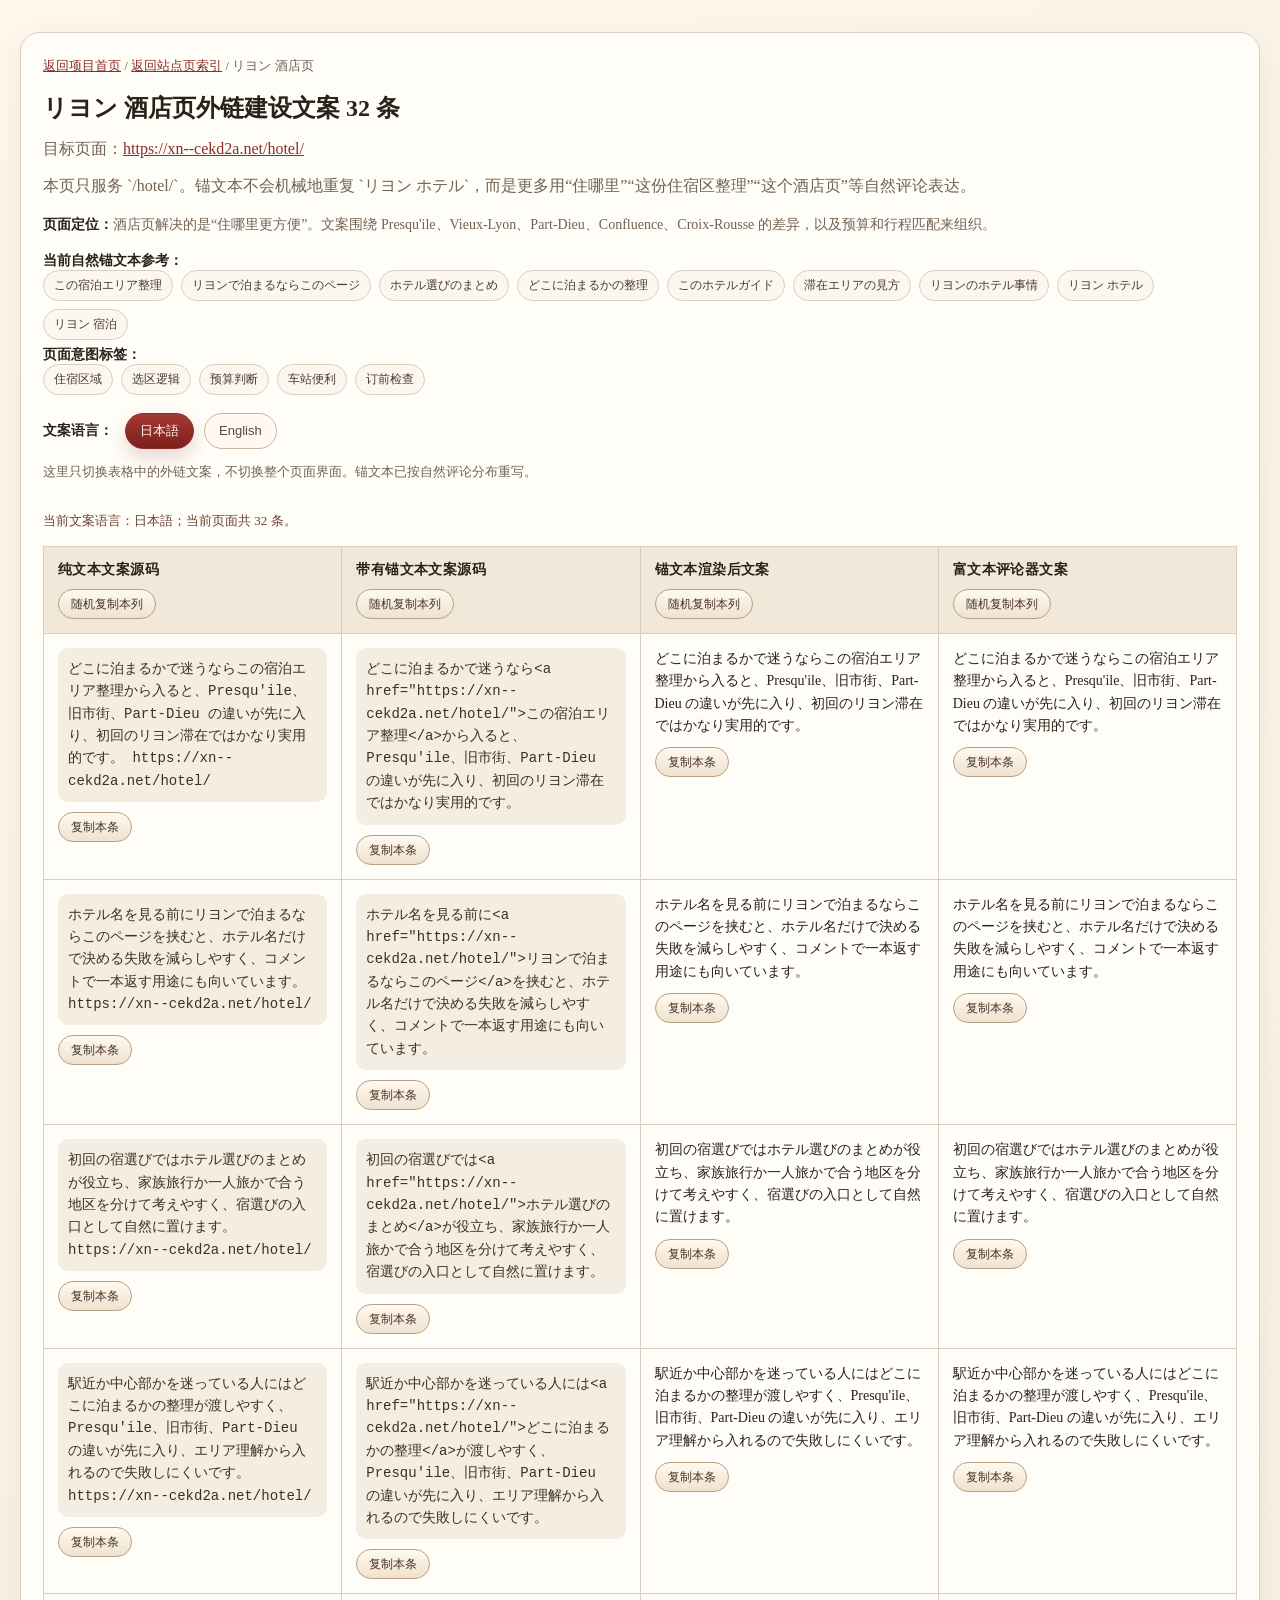
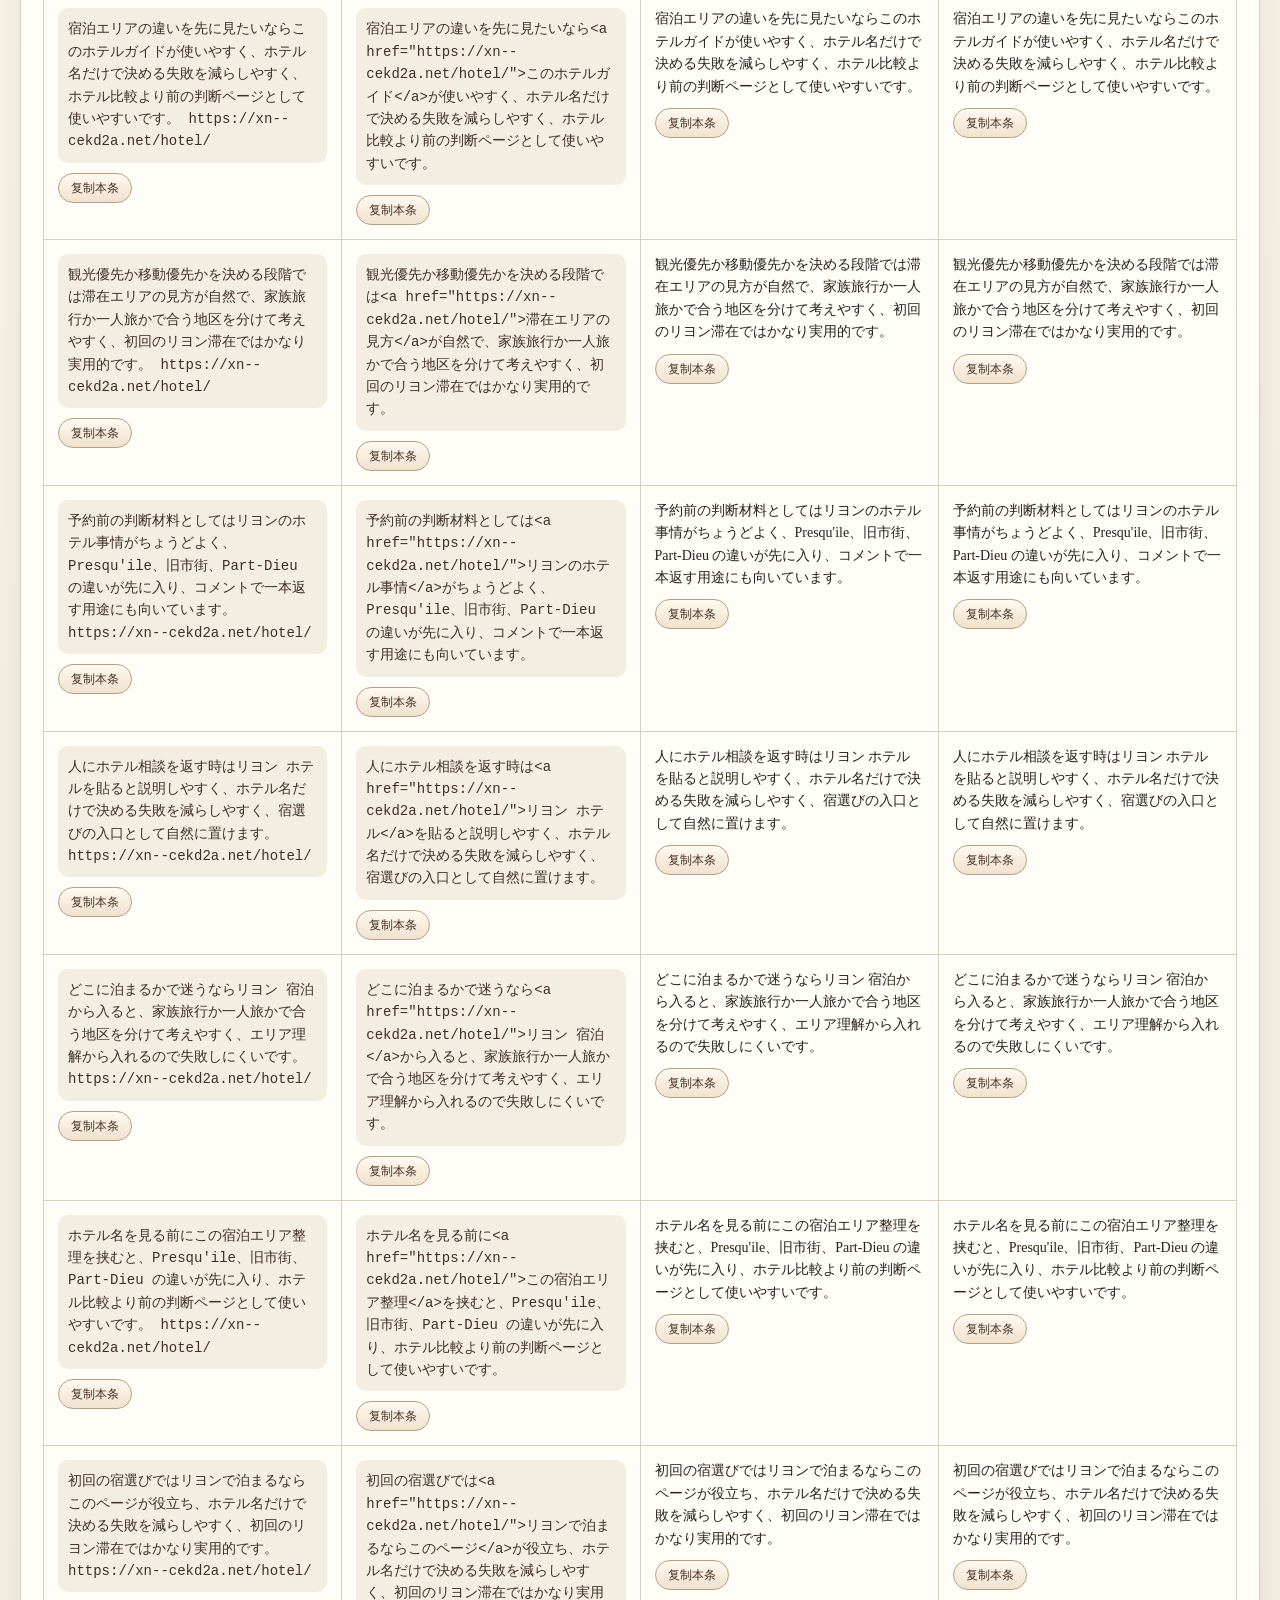
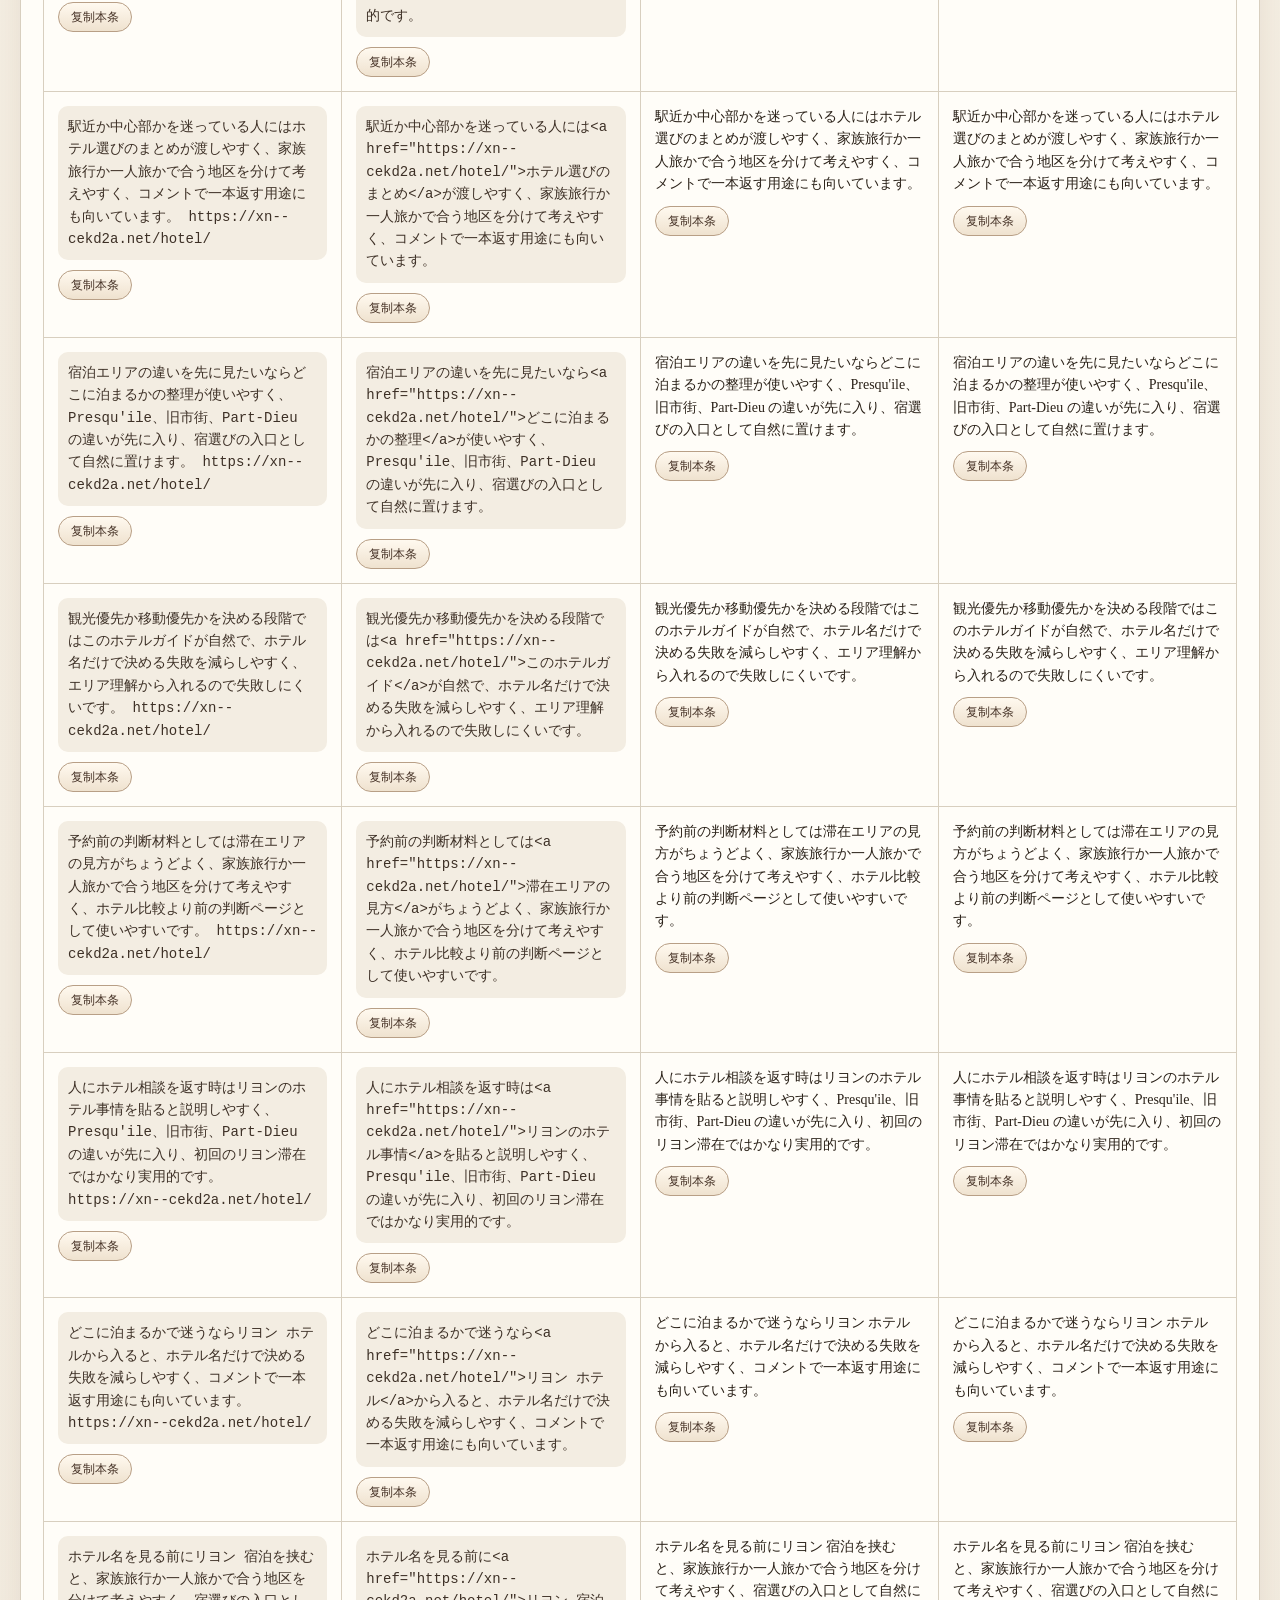
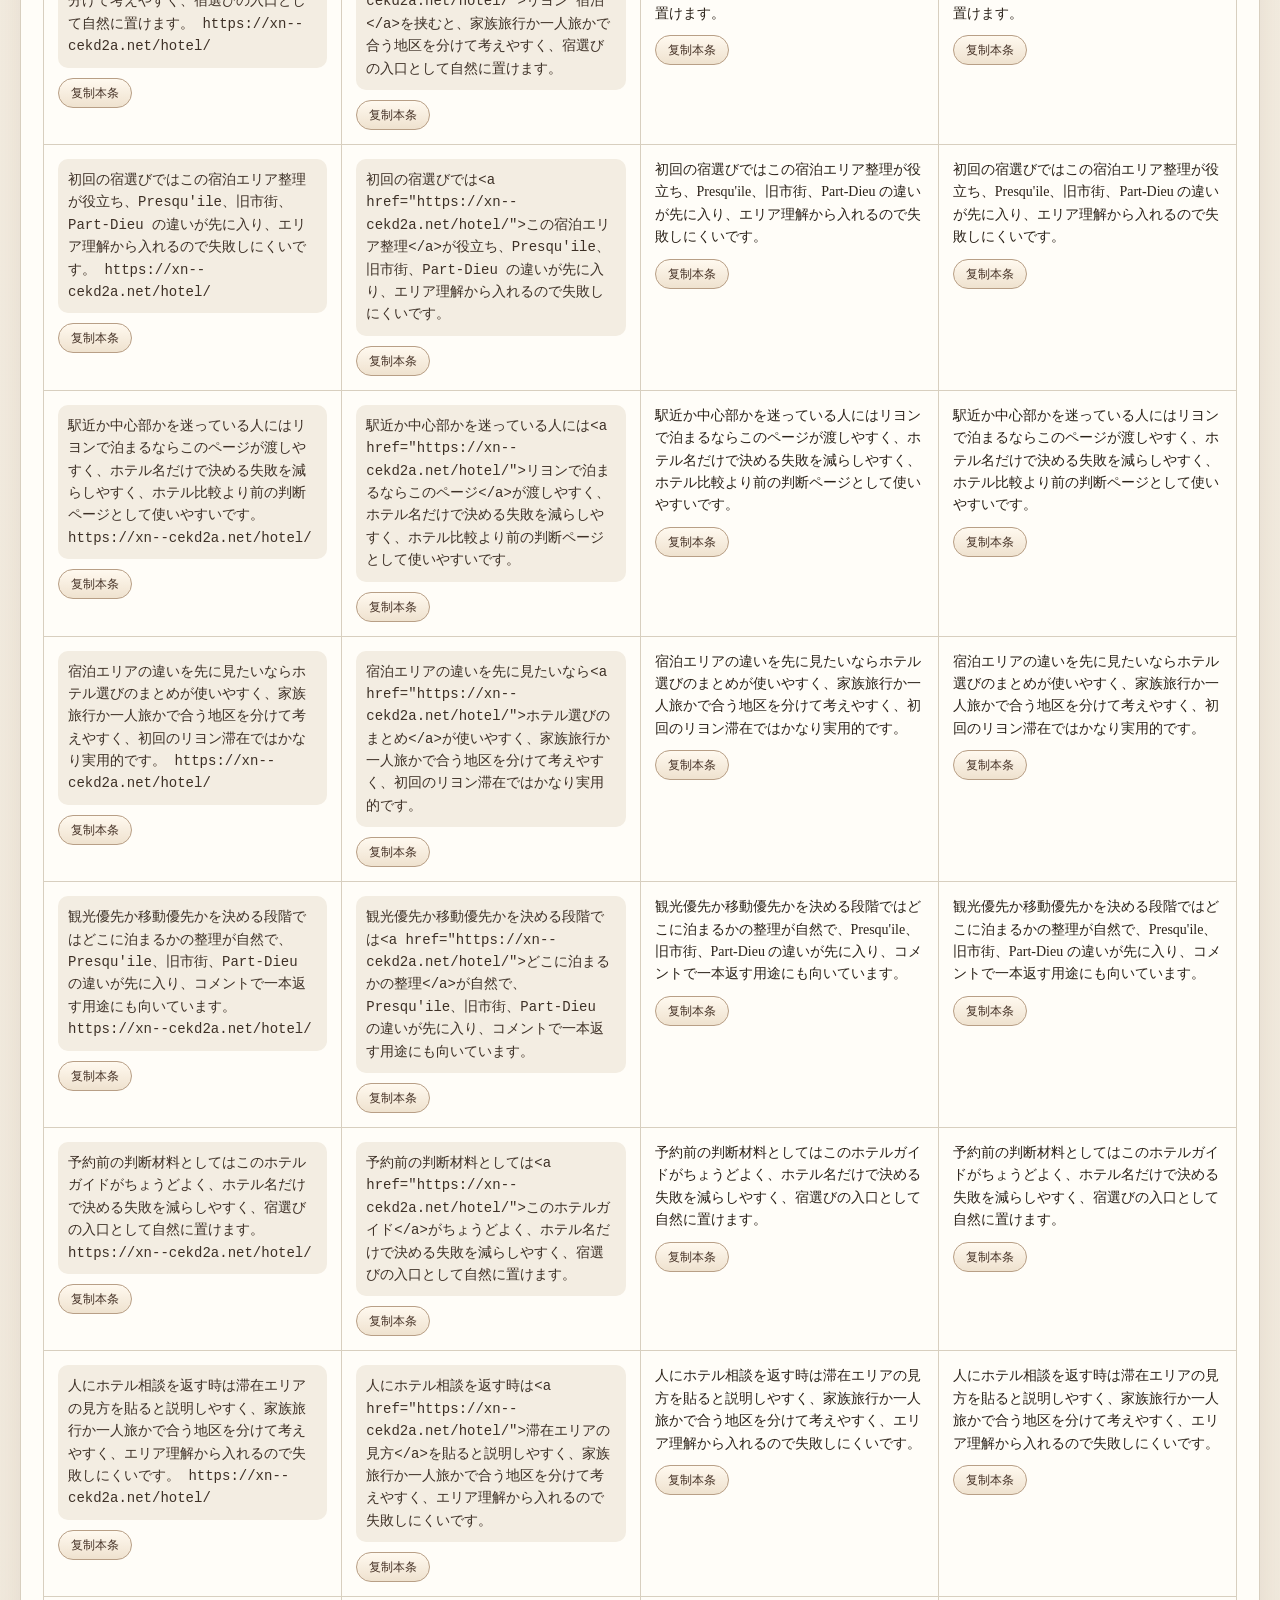
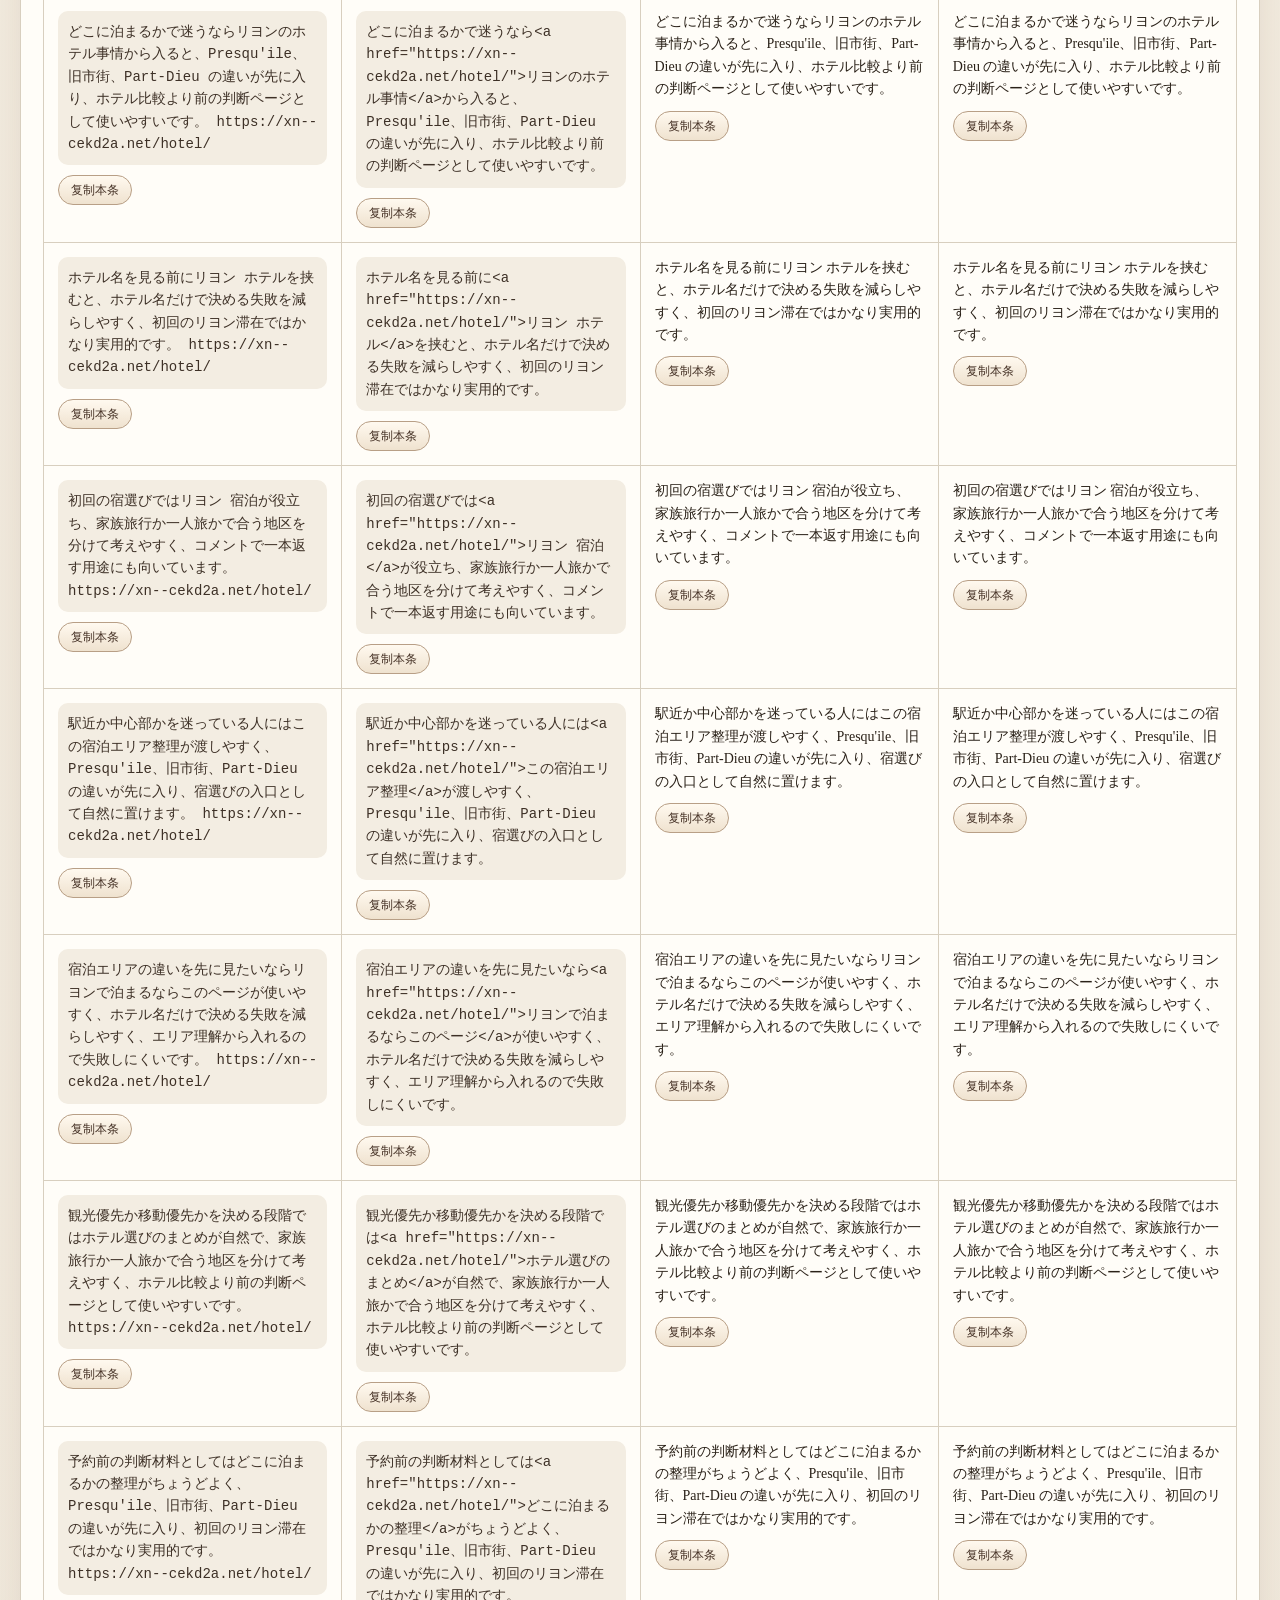
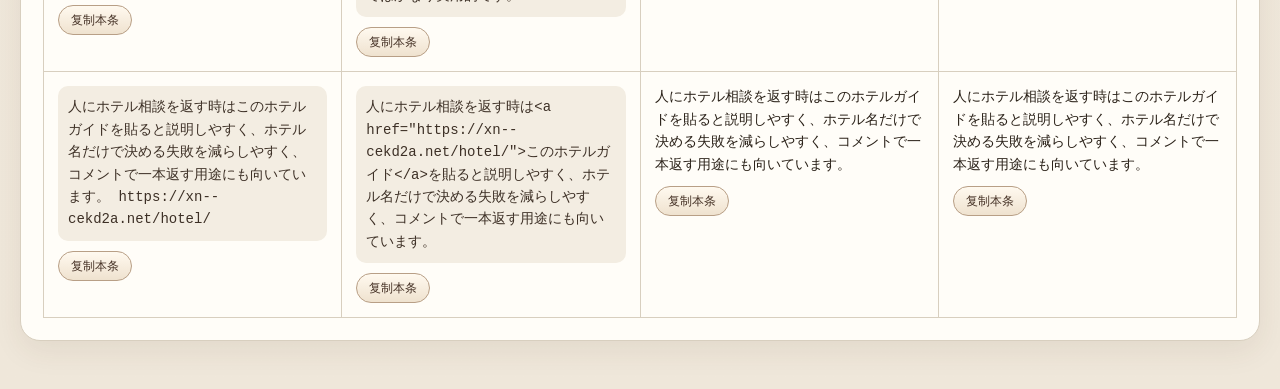
<file: sites/lyon-guide/hotel/index.html>
<!DOCTYPE html>
<html lang="zh-CN">
  <head>
    <meta charset="UTF-8" />
    <meta name="viewport" content="width=device-width, initial-scale=1.0" />
    <title>Lyon Hotel Outreach Copy</title>
    <link rel="stylesheet" href="../../../assets/hub.css" />
  </head>
  <body data-page-key="hotel">
    <main>
      <section class="panel">
        <p class="breadcrumbs"><a href="../../../">返回项目首页</a> / <a href="../">返回站点页索引</a> / <span id="site-name-inline"></span></p>
        <h1 id="page-title"></h1>
        <p><span>目标页面：</span><a id="target-link" href=""></a></p>
        <p id="page-summary"></p>
        <div class="meta">
          <p><strong>页面定位：</strong><span id="meta-description"></span></p>
          <div><strong>当前自然锚文本参考：</strong><div class="keywords" id="keyword-chips"></div></div>
          <div><strong>页面意图标签：</strong><div class="keywords" id="intent-chips"></div></div>
        </div>
        <div class="copy-config"><div class="config-row"><div class="config-label">文案语言：</div><div class="toggle-group" id="copy-language-controls"></div></div><p class="muted-note">这里只切换表格中的外链文案，不切换整个页面界面。锚文本已按自然评论分布重写。</p></div>
        <p class="status" id="status"></p>
        <div class="table-wrap">
          <table>
            <thead><tr><th><div class="th-head"><span class="th-label">纯文本文案源码</span><button class="copy-btn" type="button" data-random-column="plain">随机复制本列</button></div></th><th><div class="th-head"><span class="th-label">带有锚文本文案源码</span><button class="copy-btn" type="button" data-random-column="anchor">随机复制本列</button></div></th><th><div class="th-head"><span class="th-label">锚文本渲染后文案</span><button class="copy-btn" type="button" data-random-column="rendered">随机复制本列</button></div></th><th><div class="th-head"><span class="th-label">富文本评论器文案</span><button class="copy-btn" type="button" data-random-column="rich">随机复制本列</button></div></th></tr></thead>
            <tbody id="rows"></tbody>
          </table>
        </div>
      </section>
    </main>
    <script src="../../../assets/lyon-pages.js"></script>
  </body>
</html>
</file>
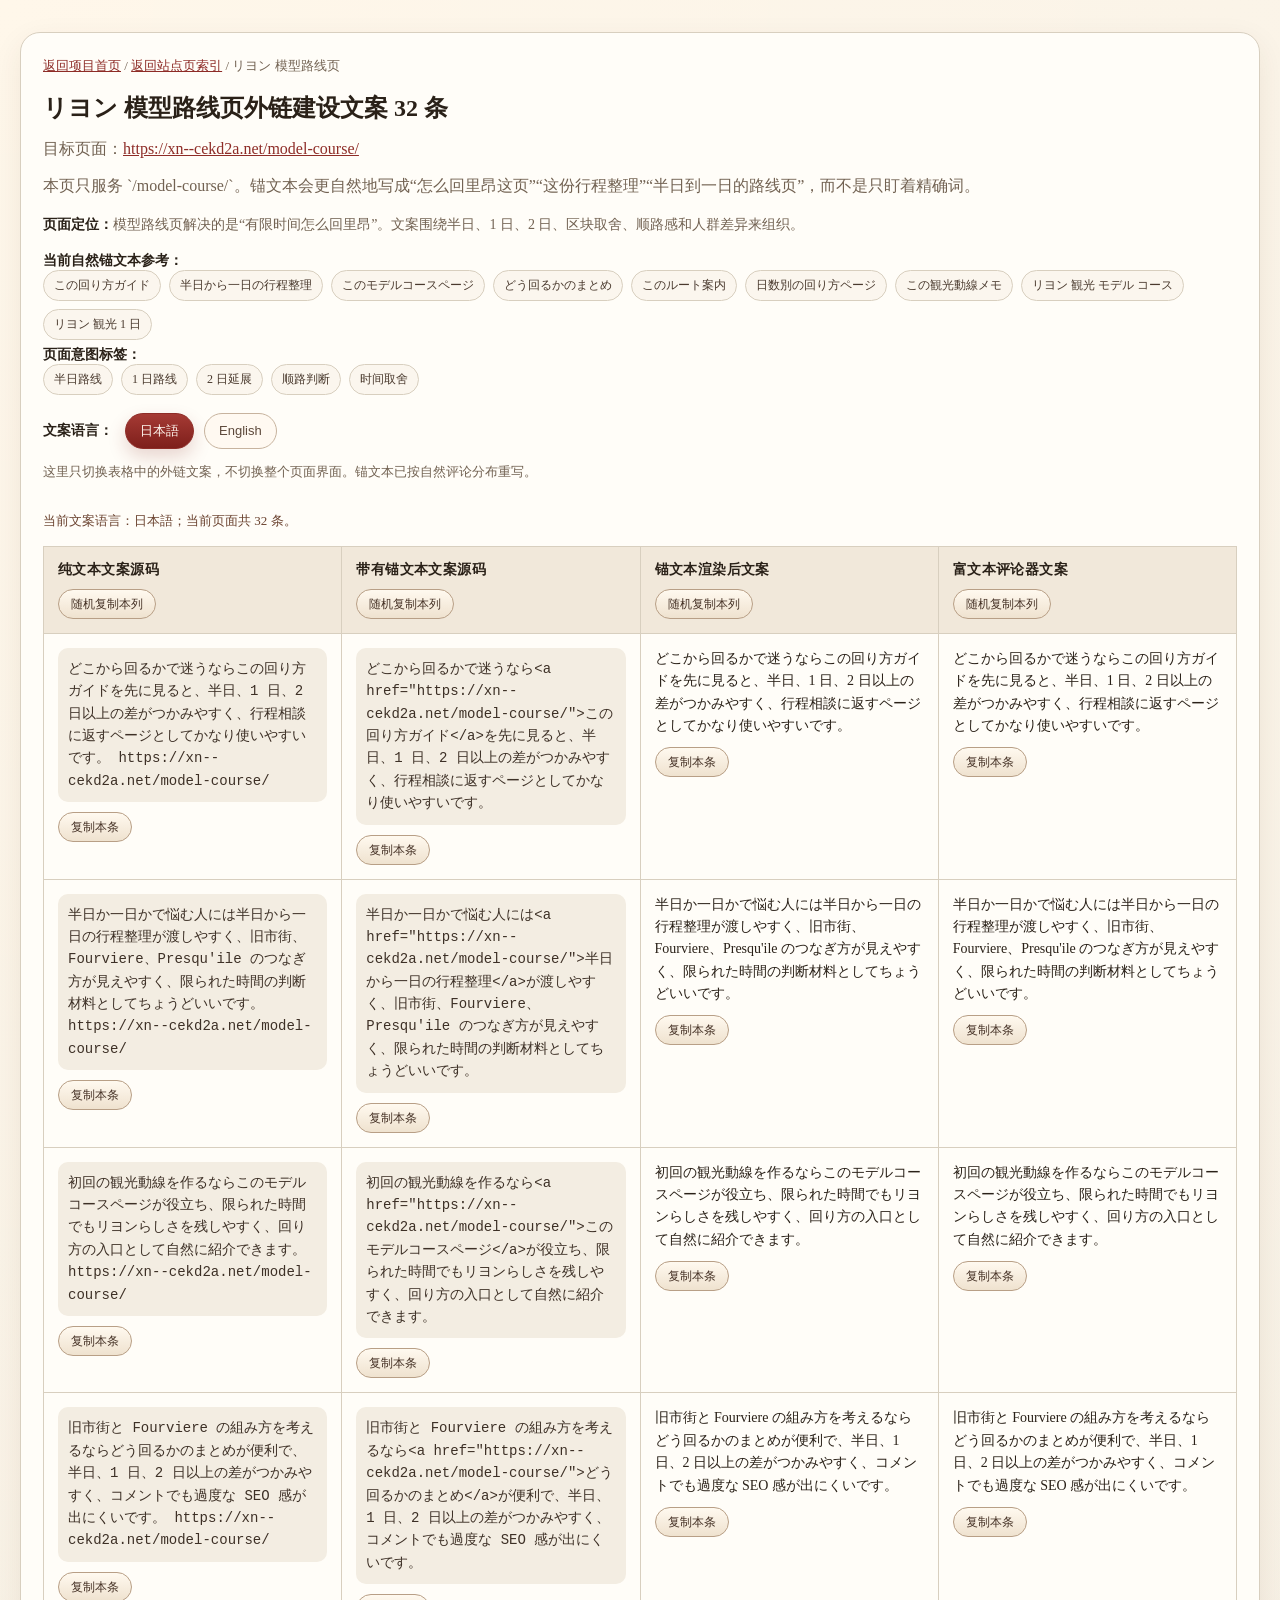
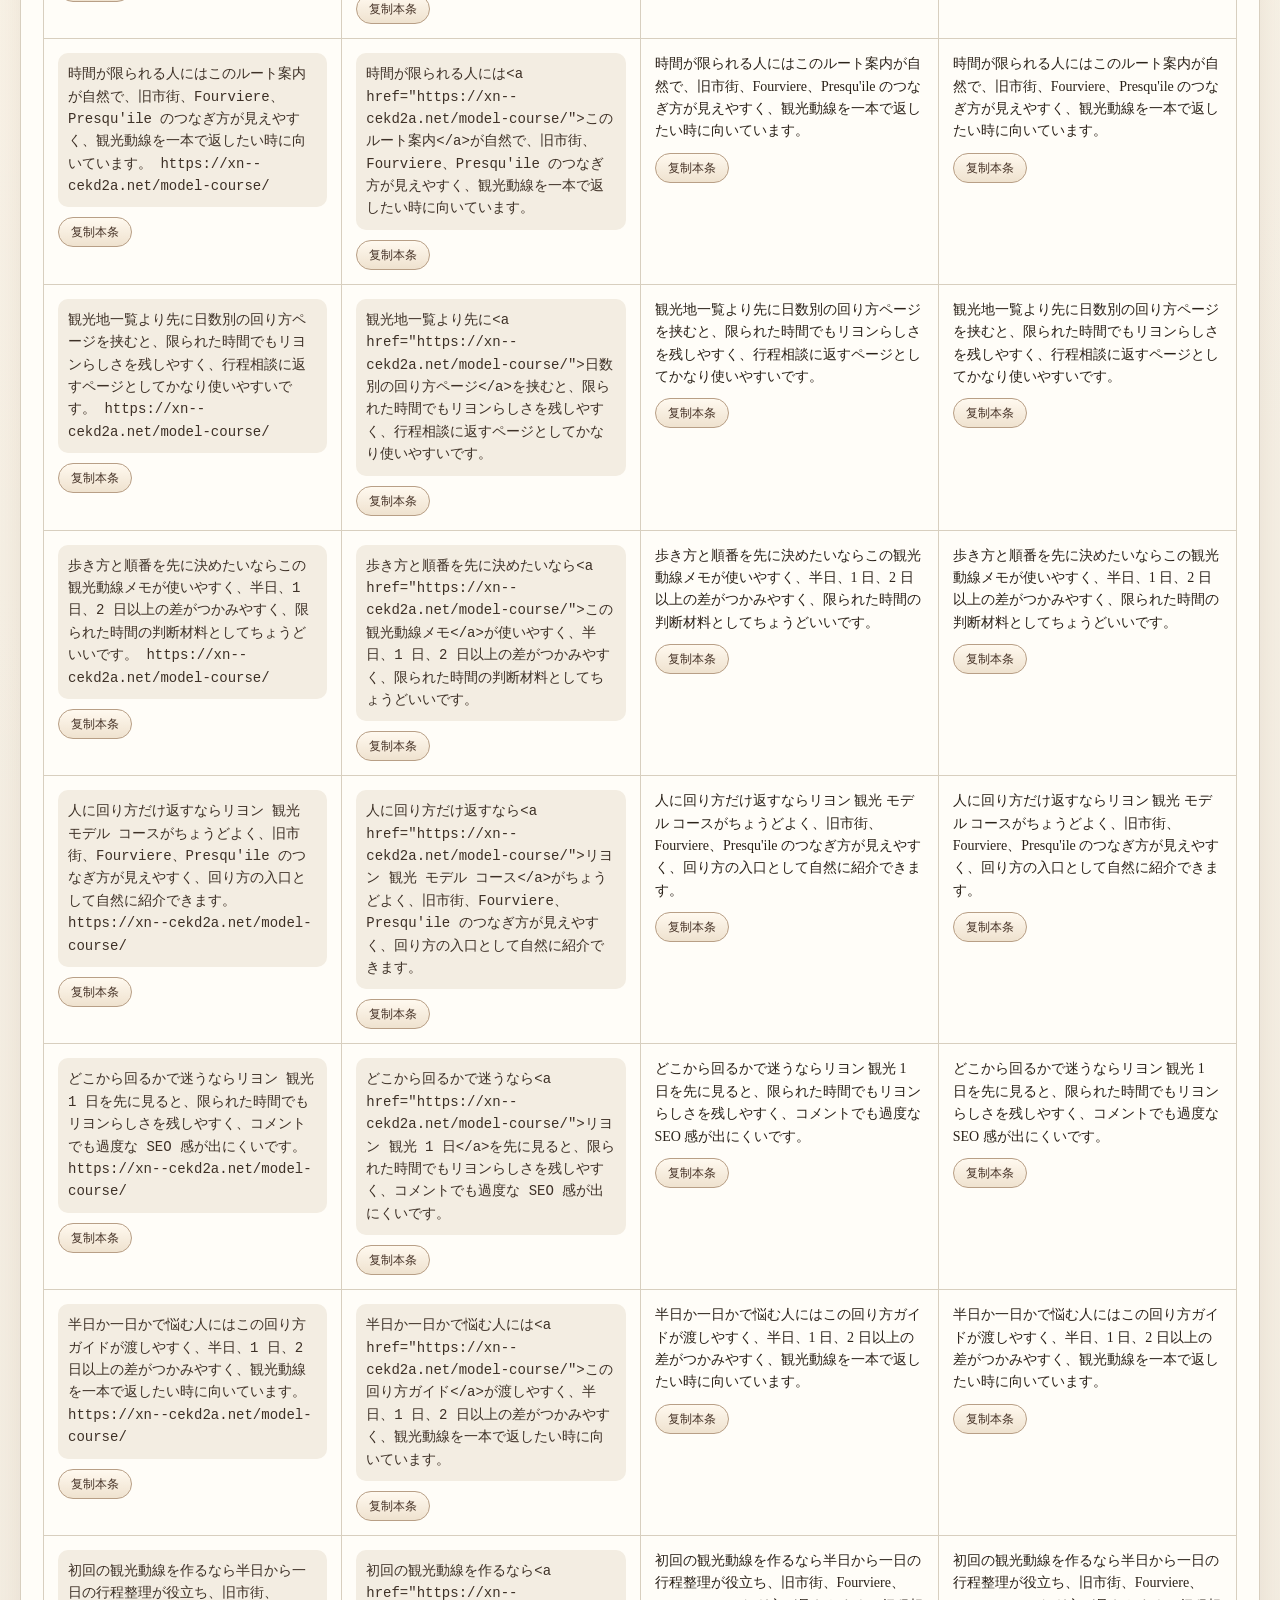
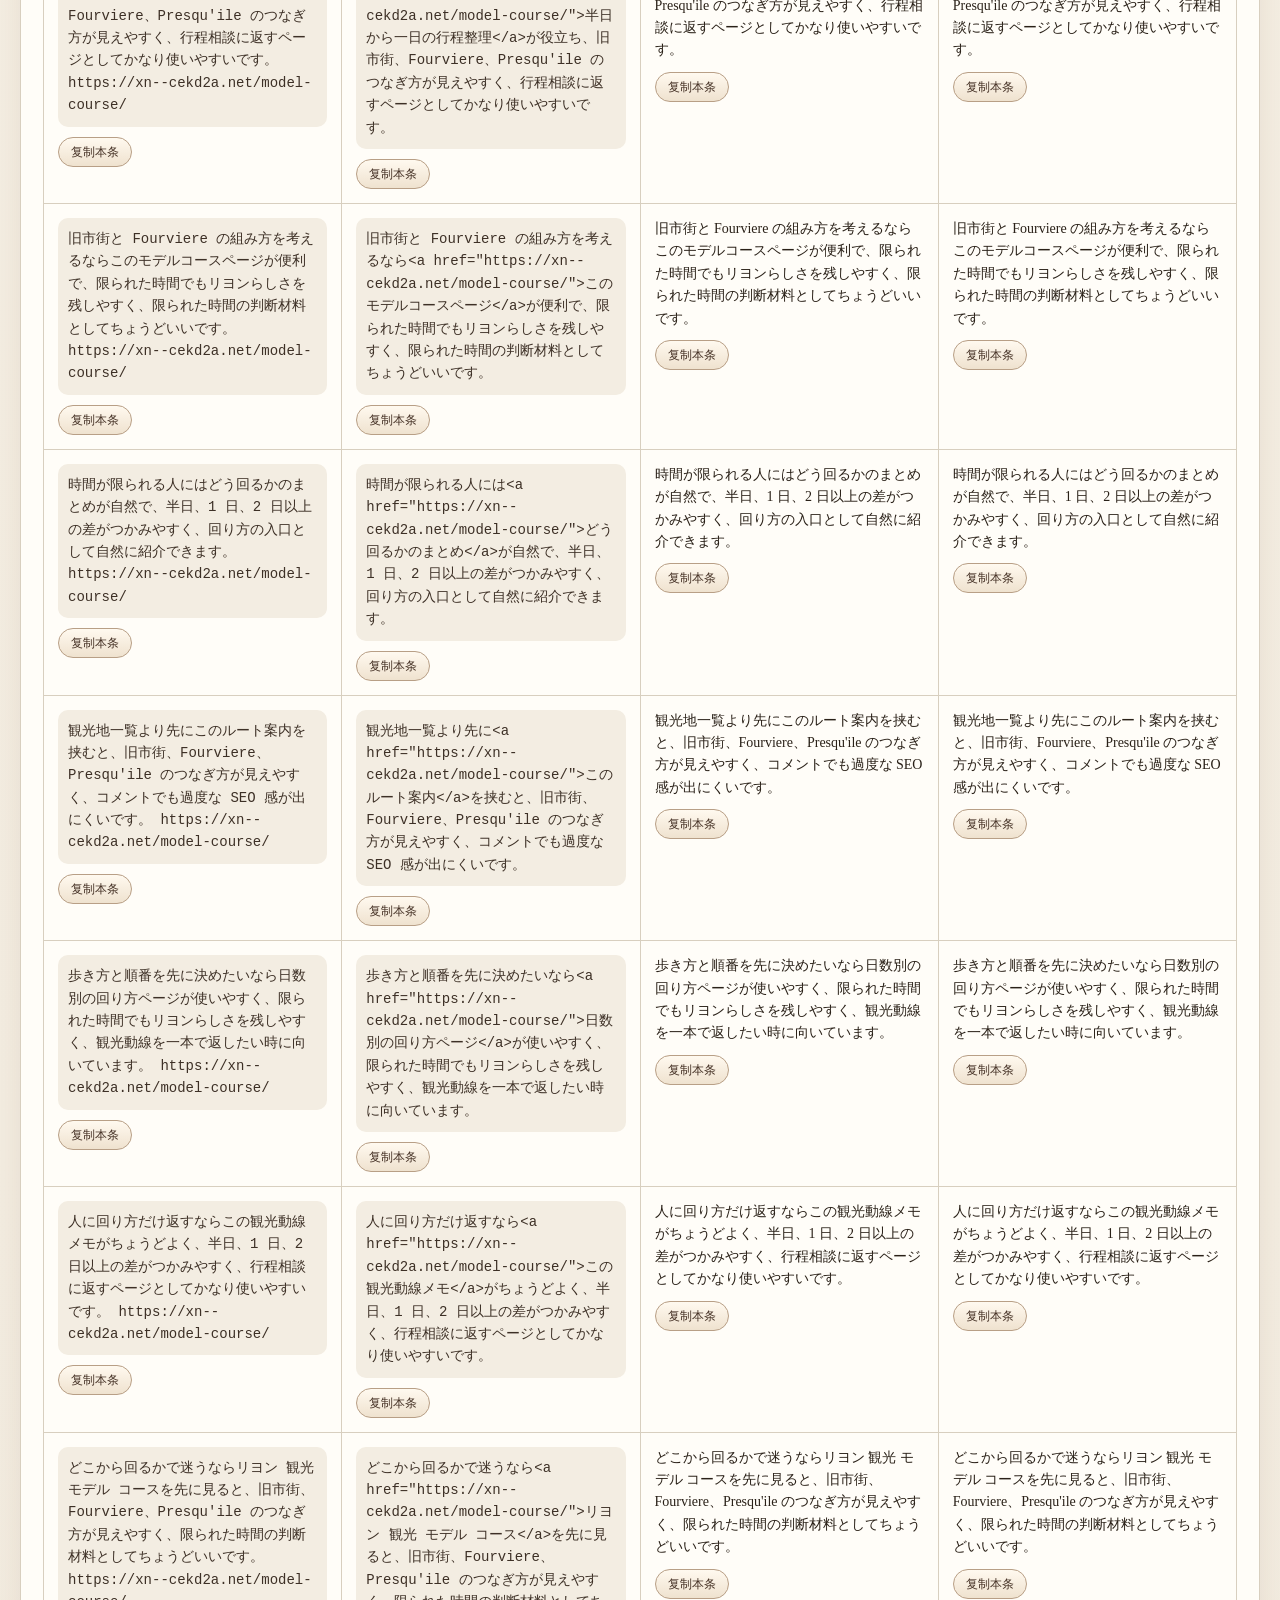
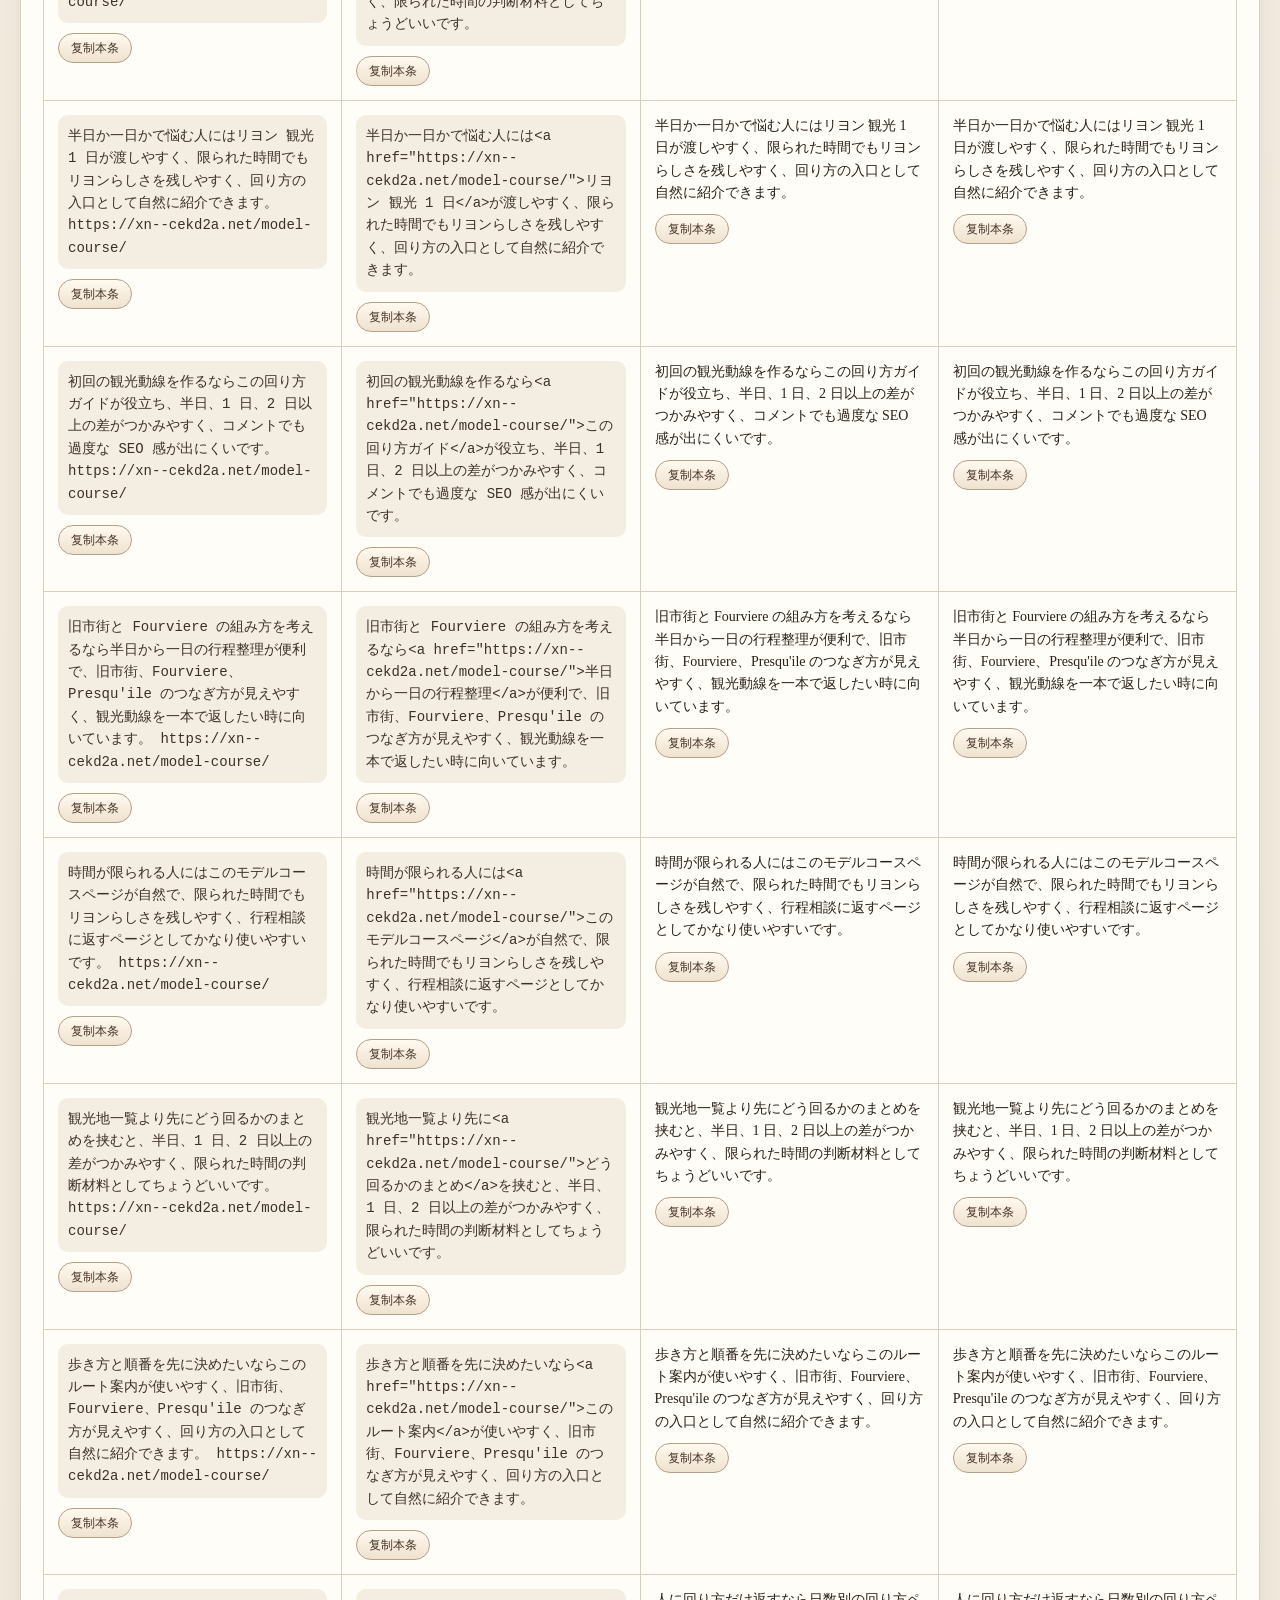
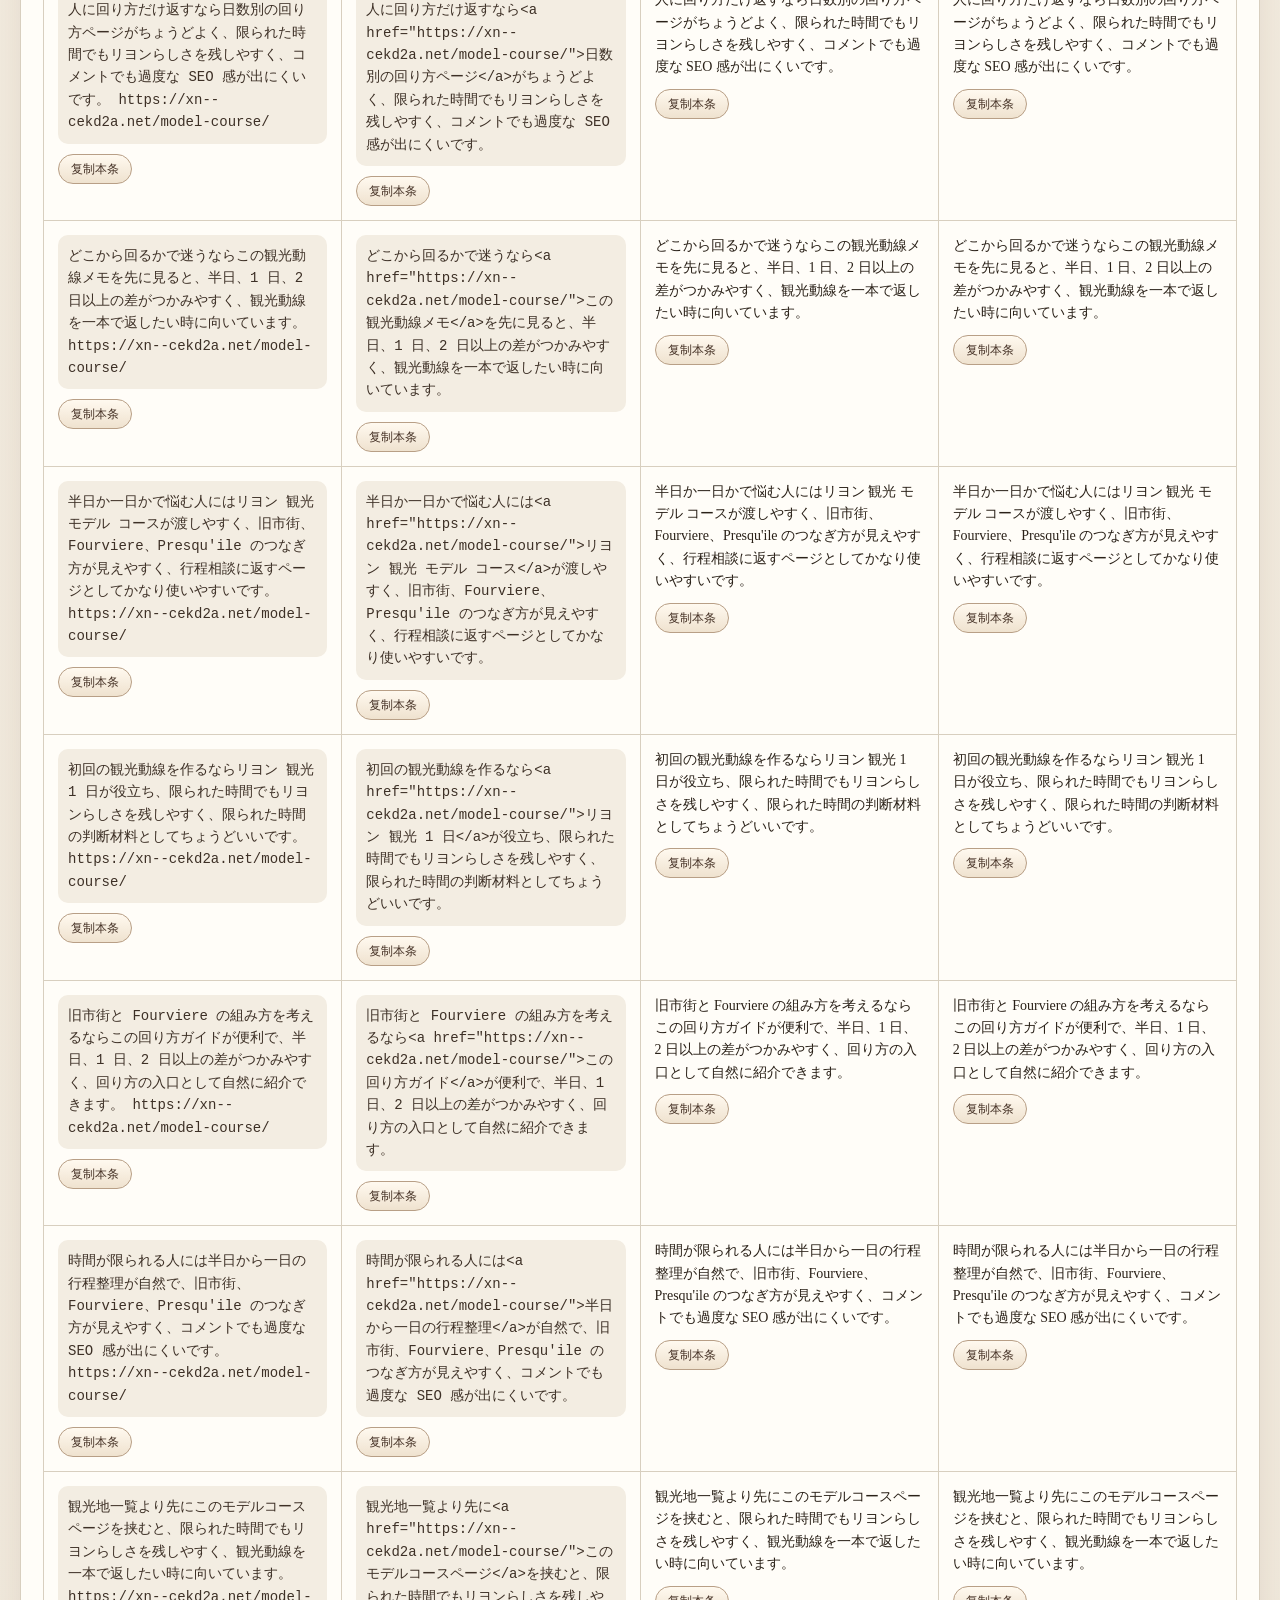
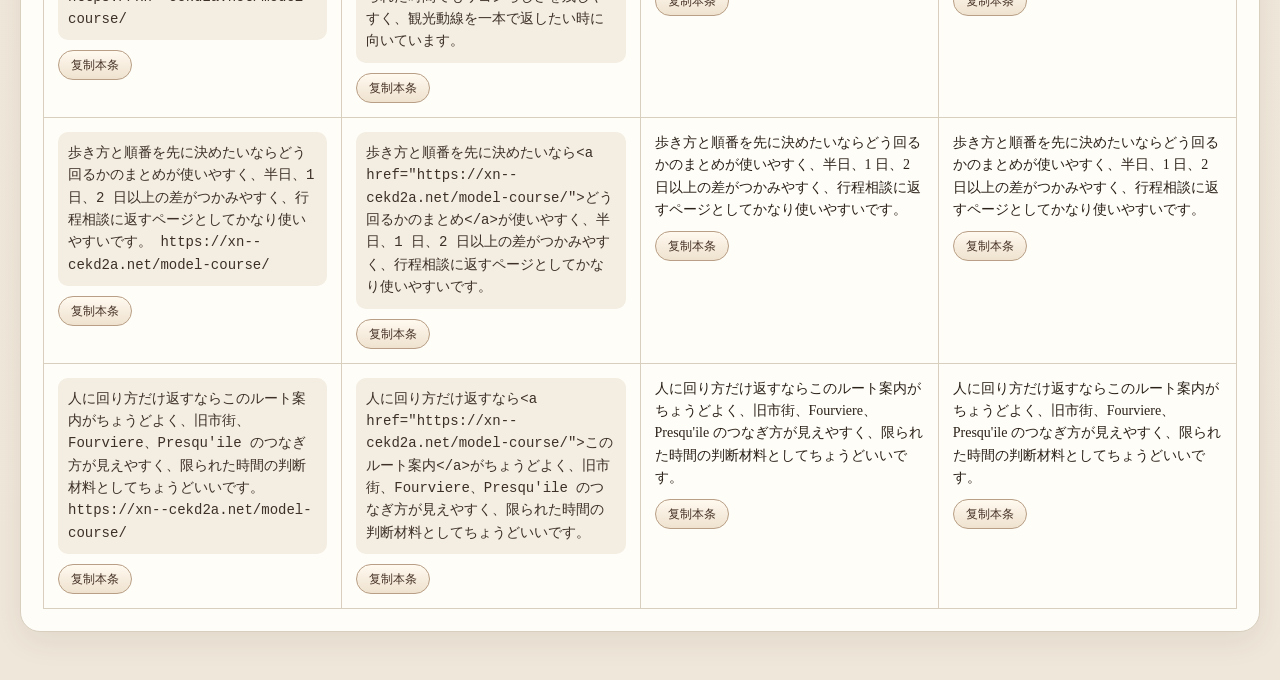
<file: sites/lyon-guide/model-course/index.html>
<!DOCTYPE html>
<html lang="zh-CN">
  <head>
    <meta charset="UTF-8" />
    <meta name="viewport" content="width=device-width, initial-scale=1.0" />
    <title>Lyon Itinerary Outreach Copy</title>
    <link rel="stylesheet" href="../../../assets/hub.css" />
  </head>
  <body data-page-key="model-course">
    <main>
      <section class="panel">
        <p class="breadcrumbs"><a href="../../../">返回项目首页</a> / <a href="../">返回站点页索引</a> / <span id="site-name-inline"></span></p>
        <h1 id="page-title"></h1>
        <p><span>目标页面：</span><a id="target-link" href=""></a></p>
        <p id="page-summary"></p>
        <div class="meta">
          <p><strong>页面定位：</strong><span id="meta-description"></span></p>
          <div><strong>当前自然锚文本参考：</strong><div class="keywords" id="keyword-chips"></div></div>
          <div><strong>页面意图标签：</strong><div class="keywords" id="intent-chips"></div></div>
        </div>
        <div class="copy-config"><div class="config-row"><div class="config-label">文案语言：</div><div class="toggle-group" id="copy-language-controls"></div></div><p class="muted-note">这里只切换表格中的外链文案，不切换整个页面界面。锚文本已按自然评论分布重写。</p></div>
        <p class="status" id="status"></p>
        <div class="table-wrap">
          <table>
            <thead><tr><th><div class="th-head"><span class="th-label">纯文本文案源码</span><button class="copy-btn" type="button" data-random-column="plain">随机复制本列</button></div></th><th><div class="th-head"><span class="th-label">带有锚文本文案源码</span><button class="copy-btn" type="button" data-random-column="anchor">随机复制本列</button></div></th><th><div class="th-head"><span class="th-label">锚文本渲染后文案</span><button class="copy-btn" type="button" data-random-column="rendered">随机复制本列</button></div></th><th><div class="th-head"><span class="th-label">富文本评论器文案</span><button class="copy-btn" type="button" data-random-column="rich">随机复制本列</button></div></th></tr></thead>
            <tbody id="rows"></tbody>
          </table>
        </div>
      </section>
    </main>
    <script src="../../../assets/lyon-pages.js"></script>
  </body>
</html>
</file>
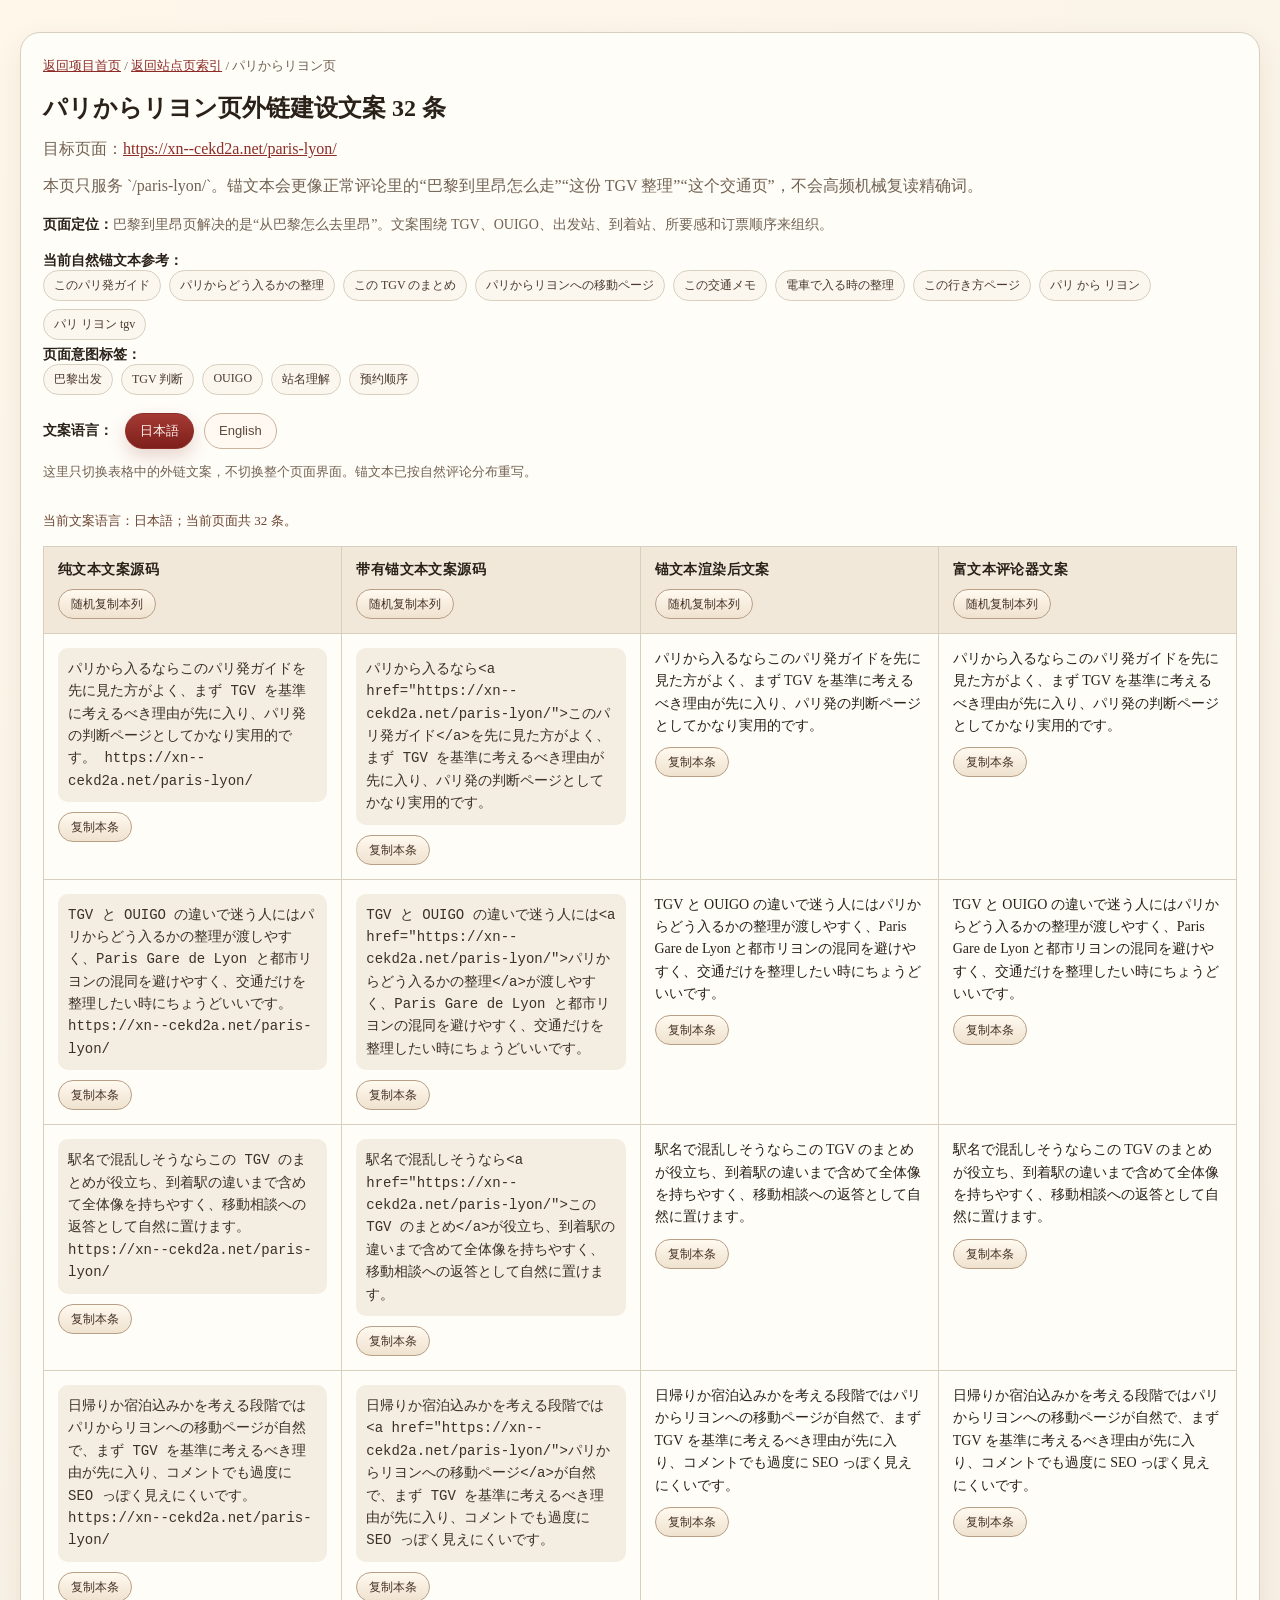
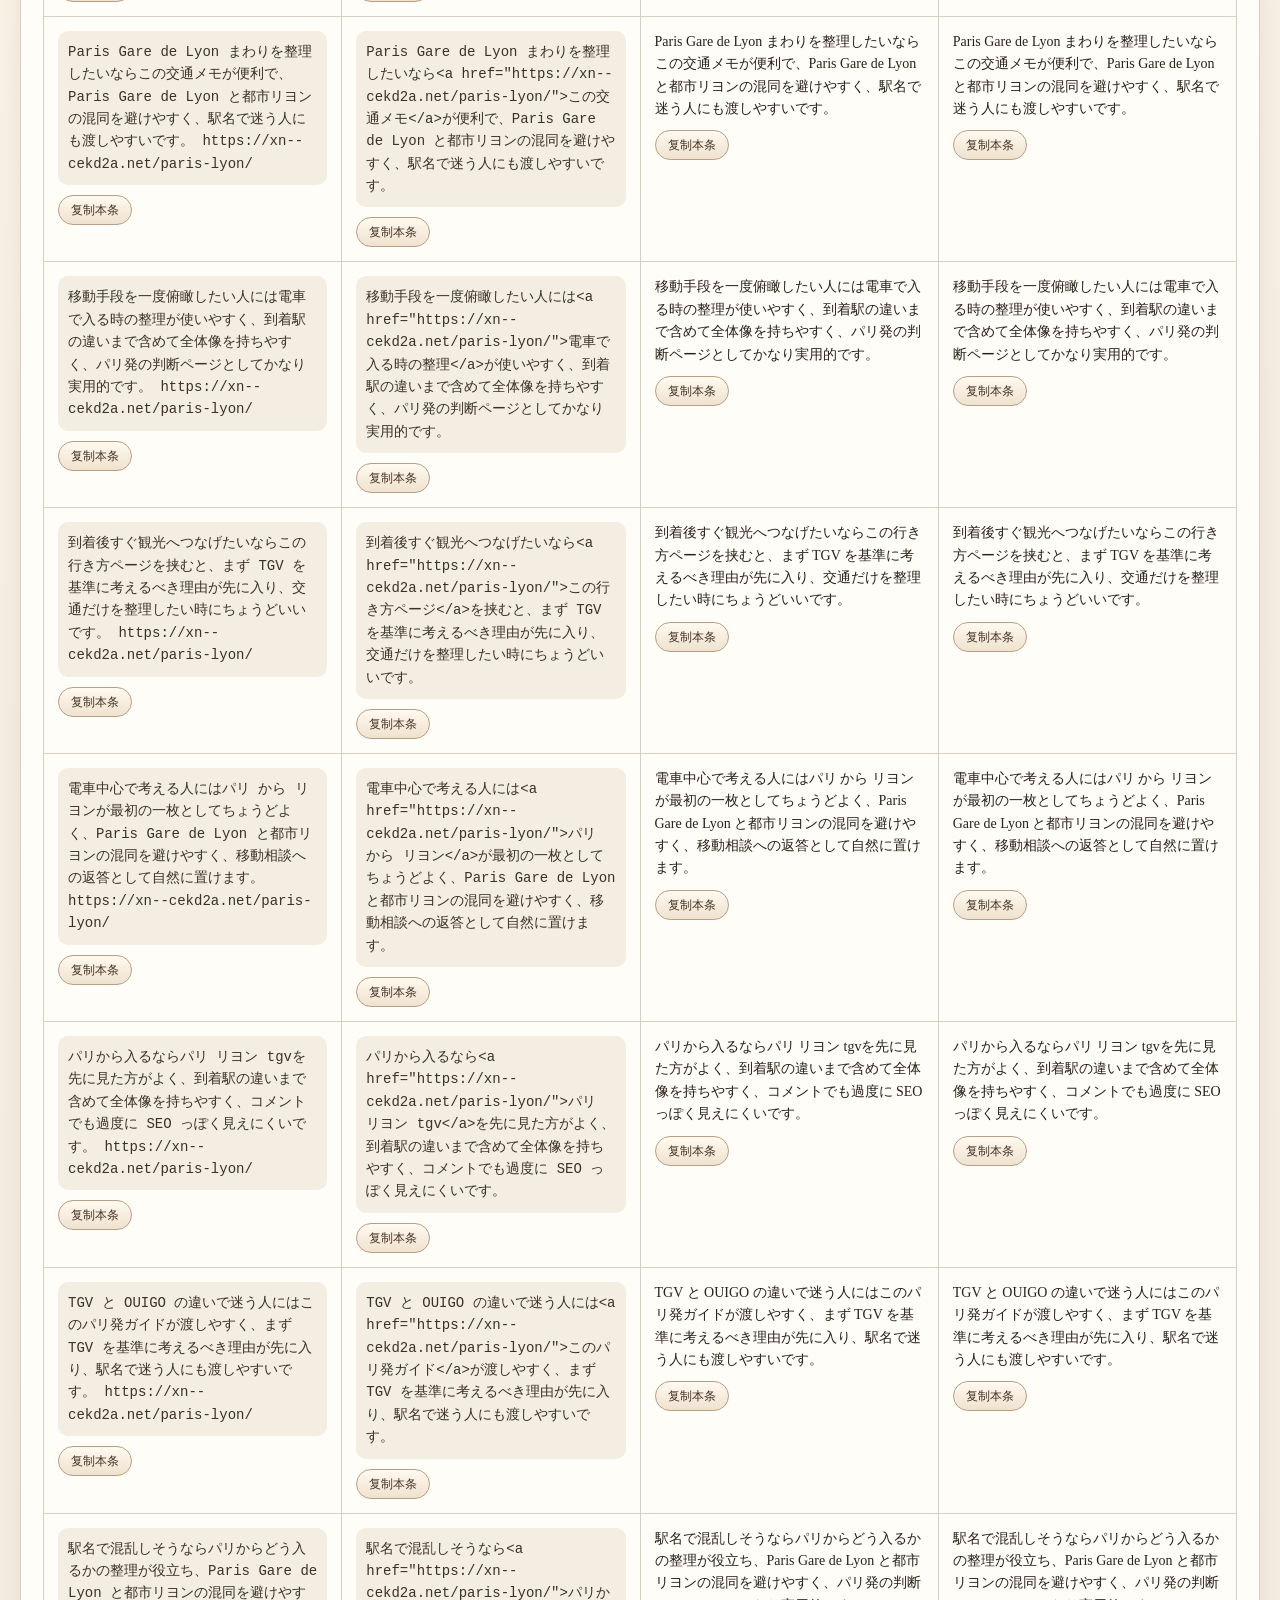
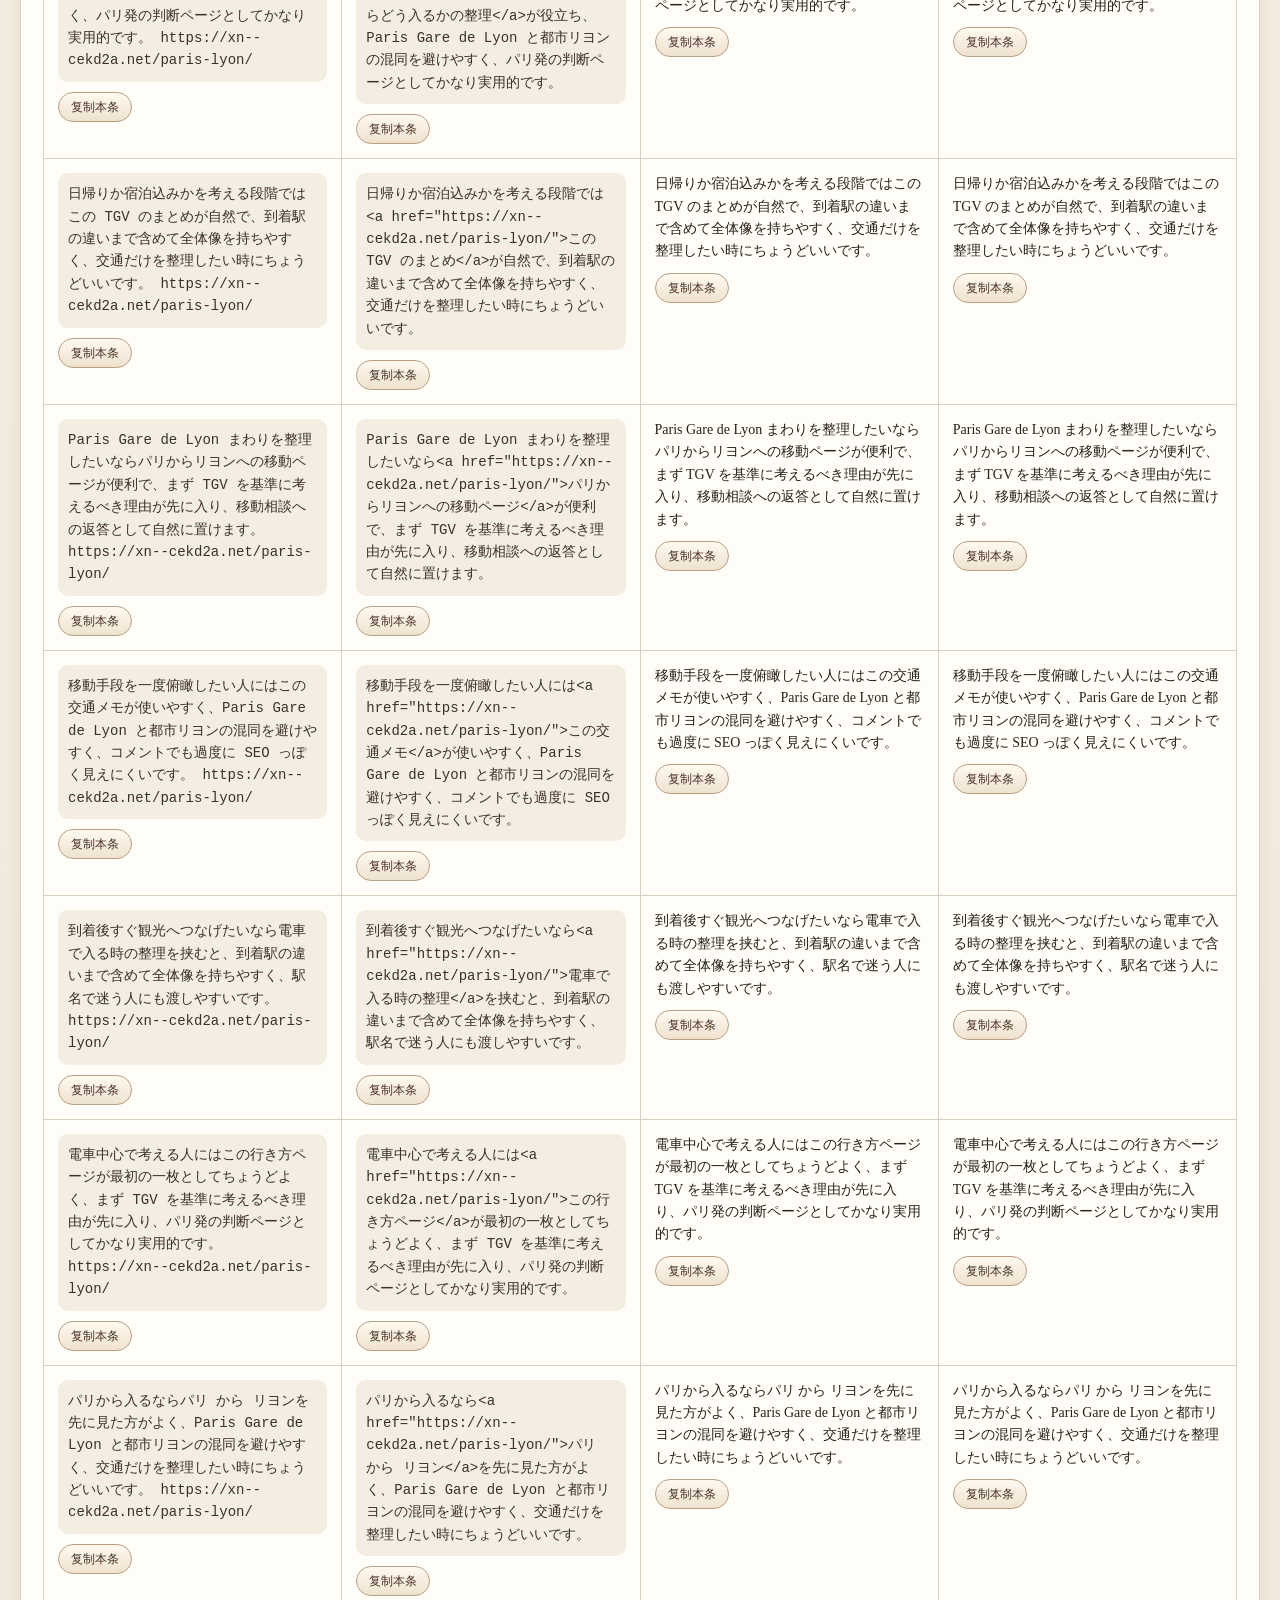
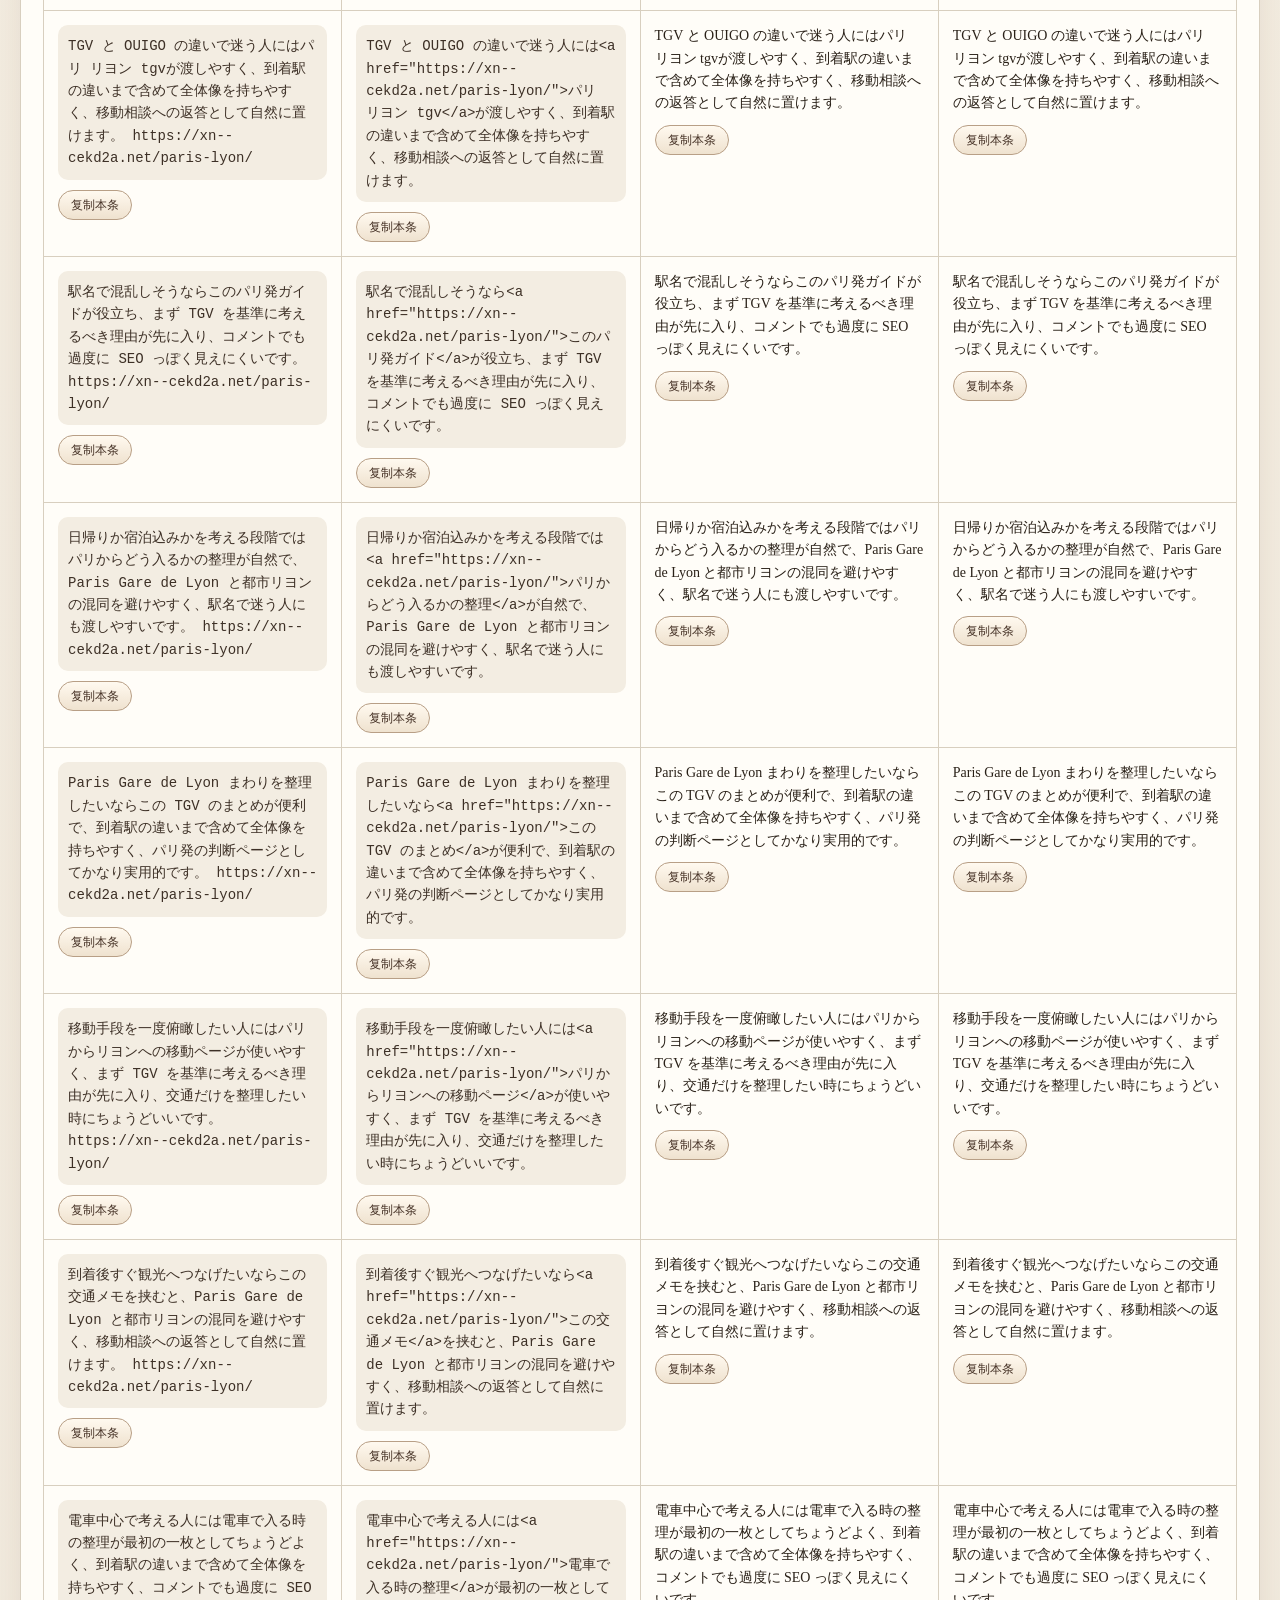
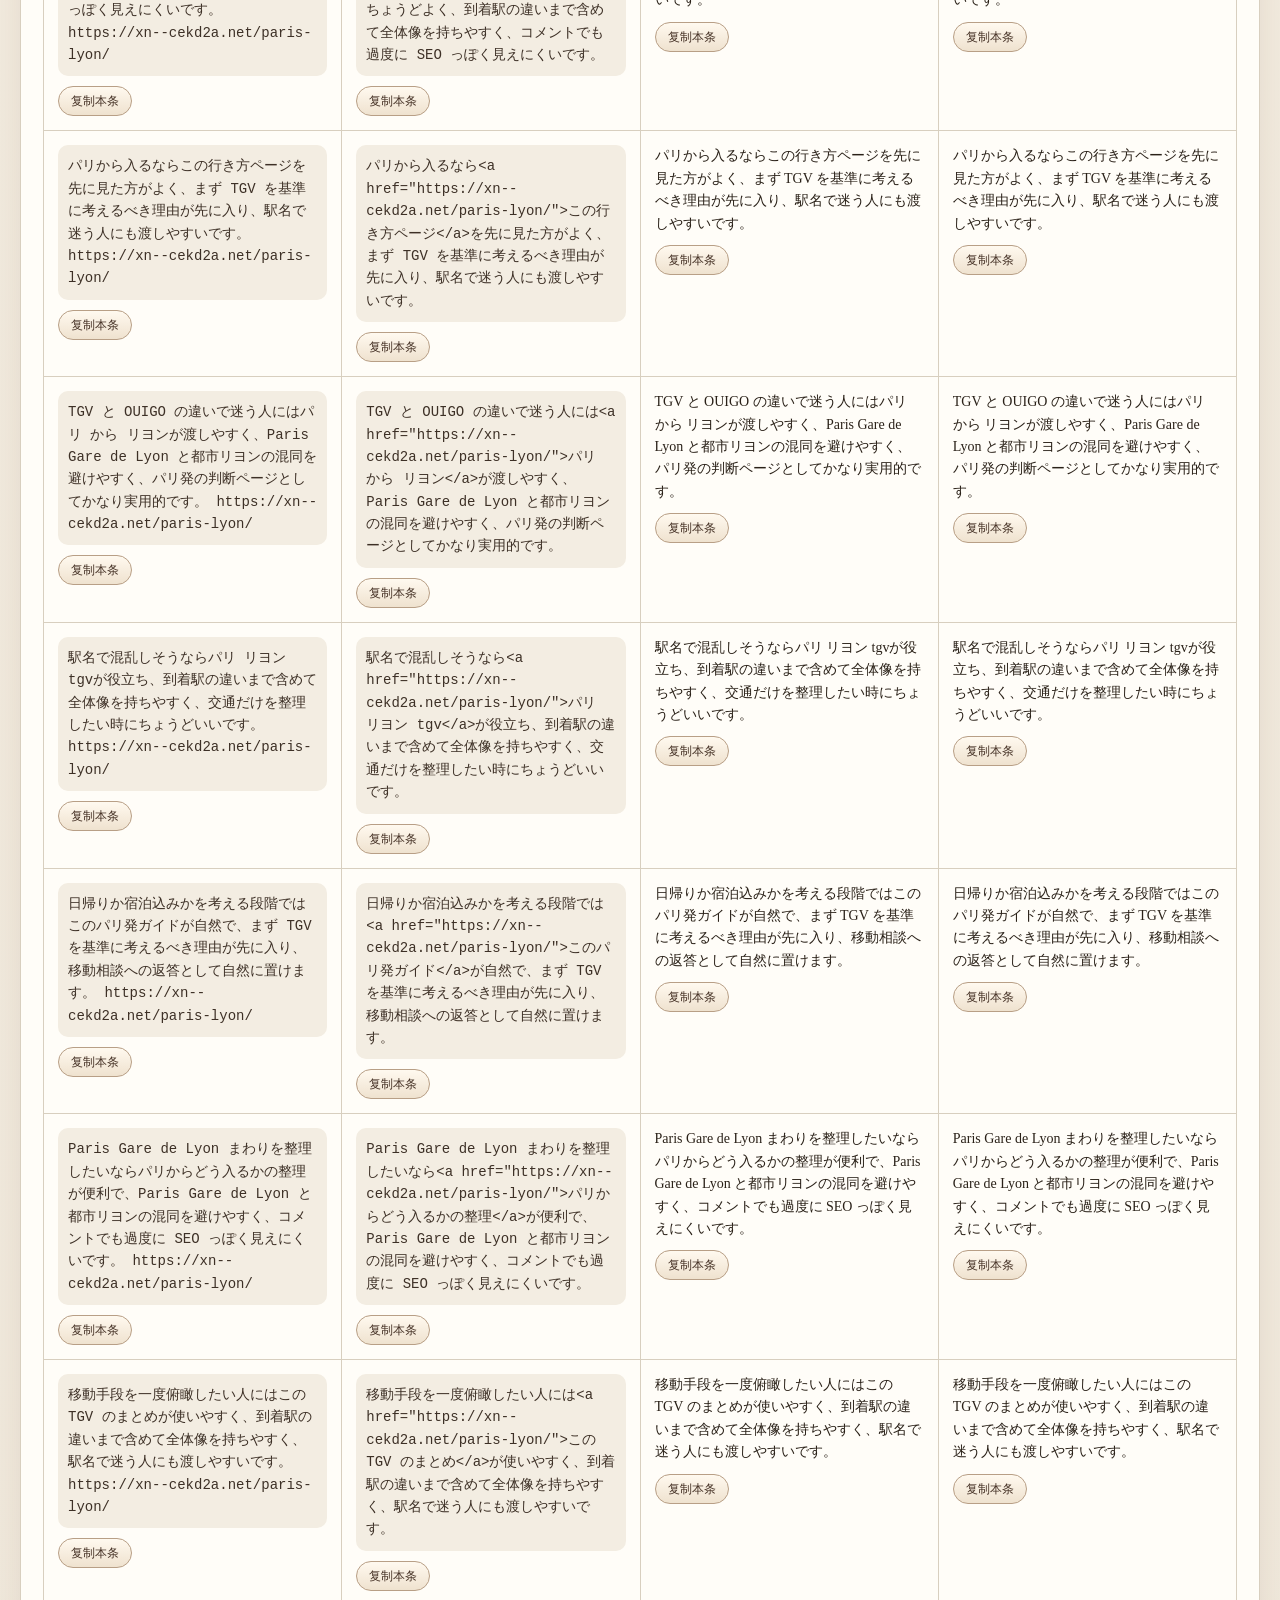
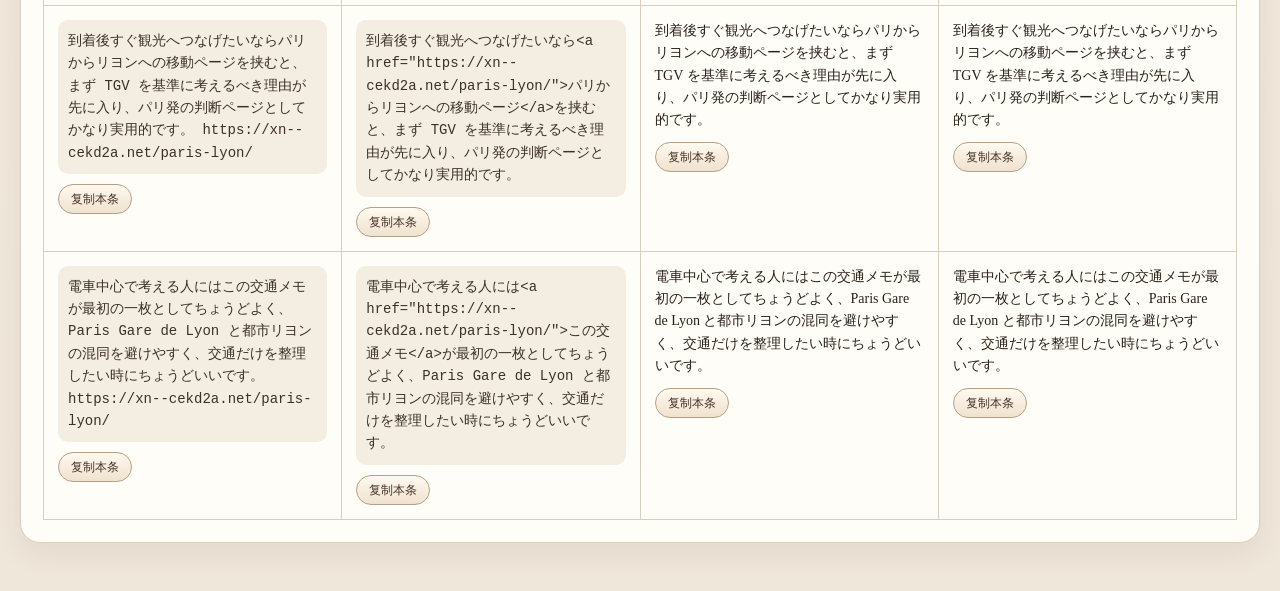
<file: sites/lyon-guide/paris-lyon/index.html>
<!DOCTYPE html>
<html lang="zh-CN">
  <head>
    <meta charset="UTF-8" />
    <meta name="viewport" content="width=device-width, initial-scale=1.0" />
    <title>Paris to Lyon Outreach Copy</title>
    <link rel="stylesheet" href="../../../assets/hub.css" />
  </head>
  <body data-page-key="paris-lyon">
    <main>
      <section class="panel">
        <p class="breadcrumbs"><a href="../../../">返回项目首页</a> / <a href="../">返回站点页索引</a> / <span id="site-name-inline"></span></p>
        <h1 id="page-title"></h1>
        <p><span>目标页面：</span><a id="target-link" href=""></a></p>
        <p id="page-summary"></p>
        <div class="meta">
          <p><strong>页面定位：</strong><span id="meta-description"></span></p>
          <div><strong>当前自然锚文本参考：</strong><div class="keywords" id="keyword-chips"></div></div>
          <div><strong>页面意图标签：</strong><div class="keywords" id="intent-chips"></div></div>
        </div>
        <div class="copy-config"><div class="config-row"><div class="config-label">文案语言：</div><div class="toggle-group" id="copy-language-controls"></div></div><p class="muted-note">这里只切换表格中的外链文案，不切换整个页面界面。锚文本已按自然评论分布重写。</p></div>
        <p class="status" id="status"></p>
        <div class="table-wrap">
          <table>
            <thead><tr><th><div class="th-head"><span class="th-label">纯文本文案源码</span><button class="copy-btn" type="button" data-random-column="plain">随机复制本列</button></div></th><th><div class="th-head"><span class="th-label">带有锚文本文案源码</span><button class="copy-btn" type="button" data-random-column="anchor">随机复制本列</button></div></th><th><div class="th-head"><span class="th-label">锚文本渲染后文案</span><button class="copy-btn" type="button" data-random-column="rendered">随机复制本列</button></div></th><th><div class="th-head"><span class="th-label">富文本评论器文案</span><button class="copy-btn" type="button" data-random-column="rich">随机复制本列</button></div></th></tr></thead>
            <tbody id="rows"></tbody>
          </table>
        </div>
      </section>
    </main>
    <script src="../../../assets/lyon-pages.js"></script>
  </body>
</html>
</file>
<file: assets/hub.css>
:root {
  color-scheme: light;
  --bg: #f5f1e8;
  --panel: #fffdf8;
  --line: #d8cfbf;
  --text: #2a2118;
  --muted: #726252;
  --link: #8e2c27;
  --code-bg: #f3ede2;
}

* {
  box-sizing: border-box;
}

body {
  margin: 0;
  font-family: "Georgia", "Times New Roman", serif;
  background:
    radial-gradient(circle at top left, #fff7ea 0, transparent 28%),
    linear-gradient(180deg, #f7f1e6 0%, #efe7da 100%);
  color: var(--text);
}

main {
  max-width: 1680px;
  margin: 0 auto;
  padding: 32px 20px 48px;
}

a {
  color: var(--link);
}

h1,
h2,
h3 {
  margin: 0 0 12px;
}

p {
  margin: 0 0 10px;
  color: var(--muted);
  line-height: 1.65;
}

.topbar {
  display: flex;
  justify-content: flex-end;
  margin-bottom: 14px;
}

.lang-switch {
  display: inline-flex;
  gap: 8px;
  padding: 6px;
  border: 1px solid var(--line);
  border-radius: 999px;
  background: rgba(255, 251, 244, 0.88);
}

.lang-btn {
  appearance: none;
  border: 1px solid transparent;
  border-radius: 999px;
  background: transparent;
  color: #5d493b;
  padding: 8px 12px;
  font-size: 12px;
  cursor: pointer;
}

.lang-btn.is-active {
  background: linear-gradient(180deg, #a53a34 0%, #7e1f1b 100%);
  color: #fff7ef;
}

.hero,
.panel {
  background: var(--panel);
  border: 1px solid var(--line);
  border-radius: 20px;
  box-shadow: 0 10px 30px rgba(73, 53, 31, 0.08);
}

.hero {
  padding: 28px;
  margin-bottom: 22px;
}

.summary {
  display: grid;
  gap: 12px;
}

.panel {
  padding: 22px;
}

.breadcrumbs {
  margin: 0 0 16px;
  font-size: 13px;
  color: var(--muted);
}

.section-head {
  display: flex;
  justify-content: space-between;
  align-items: center;
  gap: 16px;
  margin-bottom: 16px;
}

.section-note {
  font-size: 13px;
}

.grid {
  display: grid;
  grid-template-columns: repeat(auto-fit, minmax(280px, 1fr));
  gap: 16px;
}

.card {
  border: 1px solid var(--line);
  border-radius: 18px;
  padding: 18px;
  background: rgba(255, 251, 244, 0.94);
}

.meta {
  display: grid;
  gap: 6px;
  margin: 14px 0 18px;
  font-size: 14px;
  color: var(--muted);
}

.meta strong {
  color: var(--text);
}

.badge-row,
.keywords,
.chip-row {
  display: flex;
  flex-wrap: wrap;
  gap: 8px;
}

.badge,
.keywords span,
.chip {
  display: inline-block;
  padding: 6px 10px;
  border-radius: 999px;
  border: 1px solid var(--line);
  background: #fbf6ee;
  font-size: 12px;
  color: #4a3a2e;
}

.primary-link {
  display: inline-flex;
  align-items: center;
  justify-content: center;
  padding: 10px 14px;
  border-radius: 999px;
  border: 1px solid #9a3a33;
  background: linear-gradient(180deg, #a53a34 0%, #7e1f1b 100%);
  color: #fff7ef;
  text-decoration: none;
  font-size: 14px;
}

.primary-link:hover {
  opacity: 0.92;
}

.table-wrap {
  overflow: auto;
}

table {
  width: 100%;
  border-collapse: collapse;
  table-layout: fixed;
}

th,
td {
  vertical-align: top;
  border: 1px solid var(--line);
  padding: 14px;
}

th {
  position: sticky;
  top: 0;
  background: #f1e8da;
  text-align: left;
  font-size: 14px;
  letter-spacing: 0.03em;
}

td {
  background: rgba(255, 253, 248, 0.96);
  font-size: 14px;
  line-height: 1.6;
}

code {
  display: block;
  white-space: pre-wrap;
  word-break: break-word;
  font-family: "SFMono-Regular", "Consolas", monospace;
  background: var(--code-bg);
  padding: 10px;
  border-radius: 10px;
  color: #3d3026;
}

.copy-btn {
  appearance: none;
  border: 1px solid #b89f86;
  background: linear-gradient(180deg, #fff9ef 0%, #efe2cf 100%);
  color: #463226;
  border-radius: 999px;
  padding: 8px 12px;
  font-size: 12px;
  line-height: 1;
  cursor: pointer;
}

.copy-btn:hover {
  border-color: #8e2c27;
  color: #8e2c27;
}

.th-head {
  display: flex;
  flex-direction: column;
  align-items: flex-start;
  gap: 10px;
}

.th-label {
  font-weight: 700;
}

.cell-actions {
  margin-top: 10px;
}

.status {
  margin: 0 0 14px;
  min-height: 20px;
  color: #6b4330;
  font-size: 13px;
}

.muted-note {
  font-size: 13px;
}

.copy-config {
  display: grid;
  gap: 12px;
  margin: 0 0 18px;
}

.config-row {
  display: flex;
  flex-wrap: wrap;
  align-items: center;
  gap: 12px;
}

.config-label {
  font-size: 14px;
  font-weight: 700;
  color: var(--text);
}

.toggle-group {
  display: flex;
  flex-wrap: wrap;
  gap: 10px;
}

.toggle-btn {
  appearance: none;
  border: 1px solid #c7b39e;
  background: rgba(255, 249, 239, 0.72);
  color: #5d493b;
  border-radius: 999px;
  padding: 9px 14px;
  font-size: 13px;
  line-height: 1.2;
  cursor: pointer;
  transition: background-color 120ms ease, color 120ms ease, border-color 120ms ease;
}

.toggle-btn:hover {
  border-color: #8e2c27;
  color: #8e2c27;
}

.toggle-btn.is-active {
  border-color: #8e2c27;
  background: linear-gradient(180deg, #a53a34 0%, #7e1f1b 100%);
  color: #fff7ef;
  box-shadow: 0 8px 18px rgba(126, 31, 27, 0.18);
}

@media (max-width: 760px) {
  main {
    padding: 24px 14px 36px;
  }

  .panel,
  .hero {
    padding: 18px;
  }

  .section-head {
    flex-direction: column;
    align-items: flex-start;
  }

  th,
  td {
    padding: 10px;
  }
}
</file>
